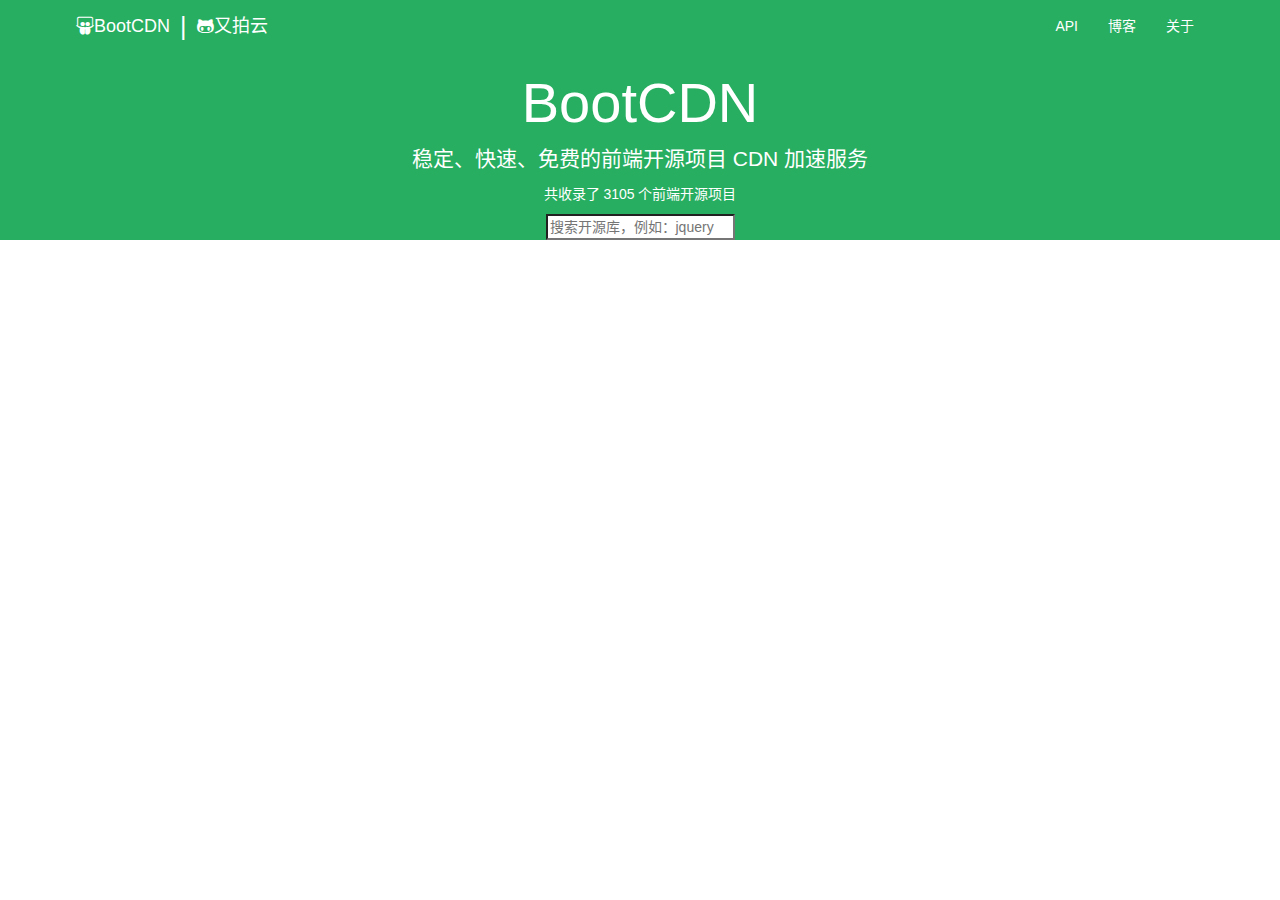
<file: bootCDN/index.html>
<!DOCTYPE html>
<html lang="zh-CN">
<head>
    <meta charset="utf-8">
    <meta http-equiv="X-UA-Compatible" content="IE=edge">
    <meta name="viewport" content="width=device-width, initial-scale=1">
    <title>Bootstrap 101 Template</title>
    <link href="assets/bootstrap/css/bootstrap.css" rel="stylesheet">
    <!--[if lt IE 9]>
    <script src="assets/html5shiv/html5shiv.min.js"></script>
    <script src="assets/respond/respond.min.js"></script>
    <![endif]-->
    <link rel="stylesheet" href="css/index.css">
    <link rel="stylesheet" href="assets/fa/css/font-awesome.min.css">
</head>
<body>
<header class="cdn_header">
    <div class="container">
        <!--导航部分-->
        <nav class="navbar navbar-default">
            <div class="navbar-header">
                <button type="button" class="navbar-toggle collapsed" data-toggle="collapse" data-target="#bs-example-navbar-collapse-1" >
                    <span class="icon-bar"></span>
                    <span class="icon-bar"></span>
                    <span class="icon-bar"></span>
                </button>
                <a href="#" class="navbar-brand  " ><span class="fa fa-slideshare"></span>BootCDN</a>
                <a class="navbar-brand" href="#" style="font-size:25px">|</a>
                <a class="navbar-brand" href="#"><span class="fa fa-github-alt"></span>又拍云</a>
            </div>
            <div class="collapse navbar-collapse" id="bs-example-navbar-collapse-1">
                <ul class="nav navbar-nav navbar-right">
                    <li><a href="#">API</a></li>
                    <li><a href="#">博客</a></li>
                    <li><a href="#">关于</a></li>
                </ul>
            </div>
    </nav>
    <!--内容部分-->
    <div class="content">
        <h1>BootCDN
            <img class="hidden" src="images/bootcdn.png" alt="">
        </h1>
        <p>稳定、快速、免费的前端开源项目 CDN 加速服务 </p>
        <p>共收录了 3105 个前端开源项目</p>
        <form action="#">
            <input type="search" placeholder="搜索开源库，例如：jquery">
        </form>
    </div>
    </div>



</header>
<main class="cdn_container"></main>
<footer class="cdn_foot"></footer>
<script src="assets/jquery/jquery.min.js"></script>
<script src="assets/bootstrap/js/bootstrap.min.js"></script>
<script src="js/index.js"></script>
</body>
</html>
</file>
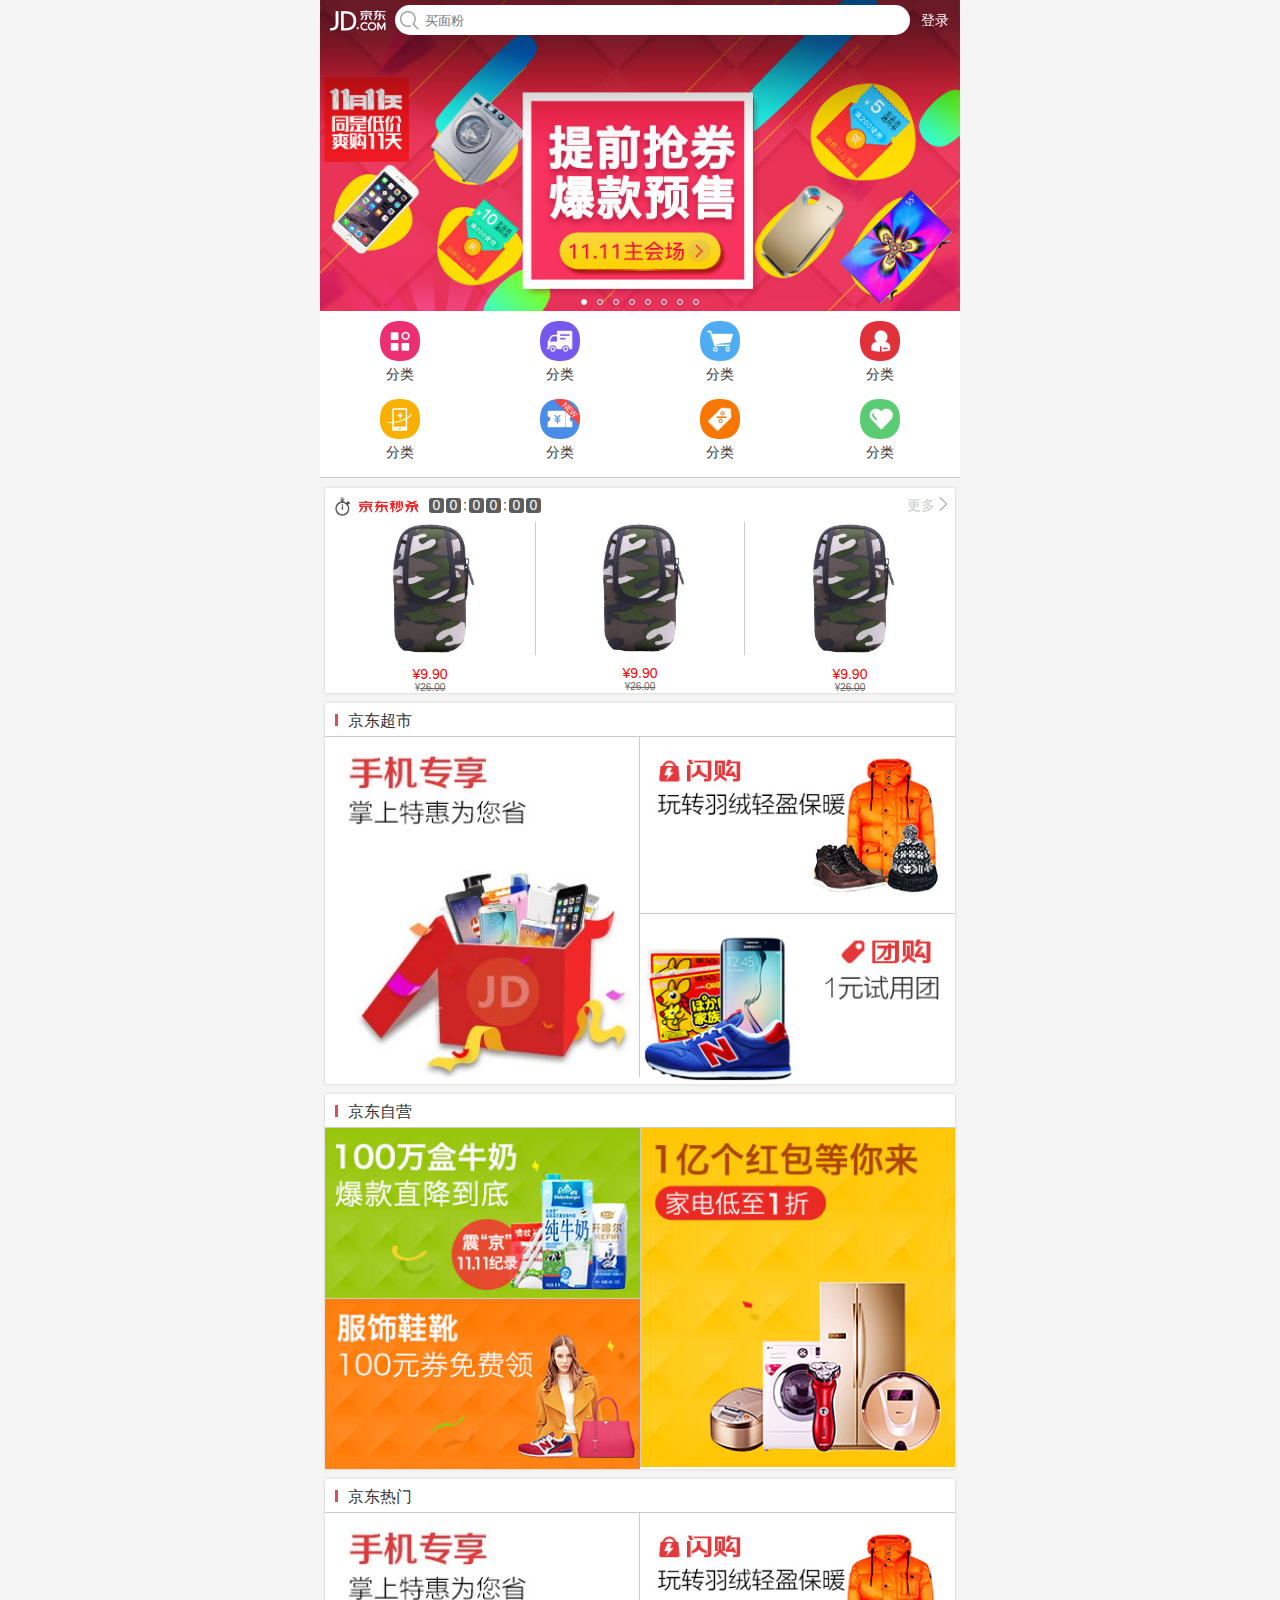
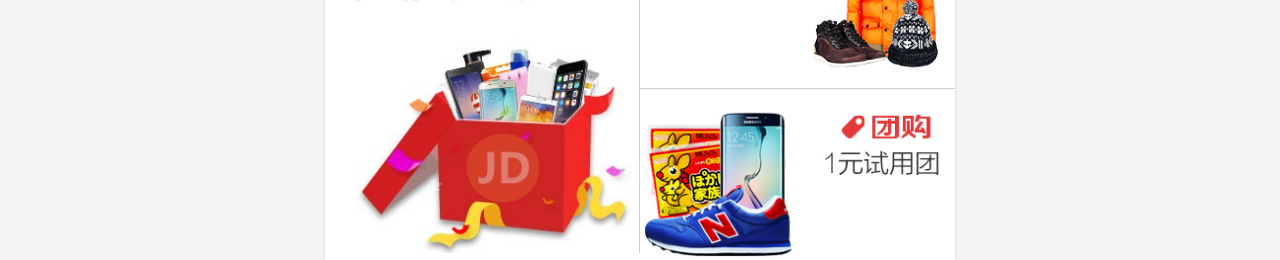
<file: jdMsite 流式布局/index.html>
<!DOCTYPE html>
<html lang="en">
<head>
    <meta charset="UTF-8">
    <!--页面为web移动端-->
    <!--<meta name="viewport" content="width=device-width,initial-scale=1.0,user-scalable=0">-->
    <meta name="viewport"
          content="width=device-width, user-scalable=no, initial-scale=1.0, maximum-scale=1.0, minimum-scale=1.0">
    <title>京东移动端首页</title>
    <link rel="stylesheet" href="css/base.css">
    <link rel="stylesheet" href="css/index.css">
</head>
<body>
<!--主体容器-->
<div class="jd_layout">
    <!--顶部搜索栏-->
    <header class="jd_search">
        <div class="jd_search_box">
            <a class="icon_logo" href="javascript:;"></a>
            <form action="">
                <span class="icon_search"></span>
                <input type="search" placeholder="买面粉">
            </form>
            <a class="login" href="javascript:;">登录</a>
        </div>
    </header>
    <!--轮播图banner-->
    <div class="jd_banner">
        <ul class="clearfix">
            <li><a href="javascript:;"><img src="images/l8.jpg" alt=""></a></li>
            <li><a href="javascript:;"><img src="images/l1.jpg" alt=""></a></li>
            <li><a href="javascript:;"><img src="images/l2.jpg" alt=""></a></li>
            <li><a href="javascript:;"><img src="images/l3.jpg" alt=""></a></li>
            <li><a href="javascript:;"><img src="images/l4.jpg" alt=""></a></li>
            <li><a href="javascript:;"><img src="images/l5.jpg" alt=""></a></li>
            <li><a href="javascript:;"><img src="images/l6.jpg" alt=""></a></li>
            <li><a href="javascript:;"><img src="images/l7.jpg" alt=""></a></li>
            <li><a href="javascript:;"><img src="images/l8.jpg" alt=""></a></li>
            <li><a href="javascript:;"><img src="images/l1.jpg" alt=""></a></li>
        </ul>
        <ul class="clearfix">
            <li class="now"></li>
            <li></li>
            <li></li>
            <li></li>
            <li></li>
            <li></li>
            <li></li>
            <li></li>
        </ul>
    </div>
    <!--导航-->
    <div class="jd_nav">
        <ul class="clearfix">
            <li><a href="javascript:;"><img src="images/nav0.png" alt="">
                <p>分类</p></a></li>
            <li><a href="javascript:;"><img src="images/nav1.png" alt="">
                <p>分类</p></a></li>
            <li><a href="javascript:;"><img src="images/nav2.png" alt="">
                <p>分类</p></a></li>
            <li><a href="javascript:;"><img src="images/nav3.png" alt="">
                <p>分类</p></a></li>
            <li><a href="javascript:;"><img src="images/nav4.png" alt="">
                <p>分类</p></a></li>
            <li><a href="javascript:;"><img src="images/nav5.png" alt="">
                <p>分类</p></a></li>
            <li><a href="javascript:;"><img src="images/nav6.png" alt="">
                <p>分类</p></a></li>
            <li><a href="javascript:;"><img src="images/nav7.png" alt="">
                <p>分类</p></a></li>
        </ul>
    </div>
    <!--产品区-->
    <div class="jd_product">
        <section class="jd_product_box">
            <div class="title nb clearfix">
                <a href="javascript:;"><img src="images/seckill-icon.png" alt=""><img src="images/seckill.png"
                                                                                      alt=""></a>
                <div class="seckill_timer clearfix">
                    <div class="time h"><span>0</span><span>0</span></div>
                    <span class="separator">:</span>
                    <div class="time m"><span>0</span><span>0</span></div>
                    <span class="separator">:</span>
                    <div class="time s"><span>0</span><span>0</span></div>
                </div>
                <a href="javascript:;" class="more">更多</a>
            </div>
            <div class="content seckill">
                <ul class="clearfix">
                    <li>
                        <a href="javascript:;"><img src="images/seckill_1.jpg" alt=""></a>
                        <p class="new_price">&yen;9.90</p>
                        <p class="original_price">&yen;<s>26.00</s></p>
                    </li>
                    <li>
                        <a href="javascript:;"><img src="images/seckill_1.jpg" alt=""></a>
                        <p class="new_price">&yen;9.90</p>
                        <p class="original_price">&yen;<s>26.00</s></p>
                    </li>
                    <li>
                        <a href="javascript:;"><img src="images/seckill_1.jpg" alt=""></a>
                        <p class="new_price">&yen;9.90</p>
                        <p class="original_price">&yen;<s>26.00</s></p>
                    </li>
                </ul>
            </div>
        </section>
        <section class="jd_product_box">
            <div class="title"><h3>京东超市</h3></div>
            <div class="content clearfix">
                <a href="javascript:;" class="f_left wid_50 br"><img src="images/cp1.jpg" alt=""></a>
                <a href="javascript:;" class="wid_50 f_right bb "><img src="images/cp2.jpg" alt=""></a>
                <a href="javascript:;" class="wid_50 f_right "><img src="images/cp3.jpg" alt=""></a>
            </div>
        </section>
        <section class="jd_product_box">
            <div class="title"><h3>京东自营</h3></div>
            <div class="content clearfix">
                <a href="javascript:;" class="f_right wid_50 bl"><img src="images/cp4.jpg" alt=""></a>
                <a href="javascript:;" class="wid_50 f_left bb"><img src="images/cp5.jpg" alt=""></a>
                <a href="javascript:;" class="wid_50 f_left"><img src="images/cp6.jpg" alt=""></a>
            </div>
        </section>
        <section class="jd_product_box">
            <div class="title"><h3>京东热门</h3></div>
            <div class="content clearfix">
                <a href="javascript:;" class="f_left wid_50 br"><img src="images/cp1.jpg" alt=""></a>
                <a href="javascript:;" class="wid_50 f_right bb "><img src="images/cp2.jpg" alt=""></a>
                <a href="javascript:;" class="wid_50 f_right "><img src="images/cp3.jpg" alt=""></a>
            </div>
        </section>
    </div>
</div>

<script src="js/common.js"></script>
<script src="js/index.js"></script>
</body>
</html>
</file>
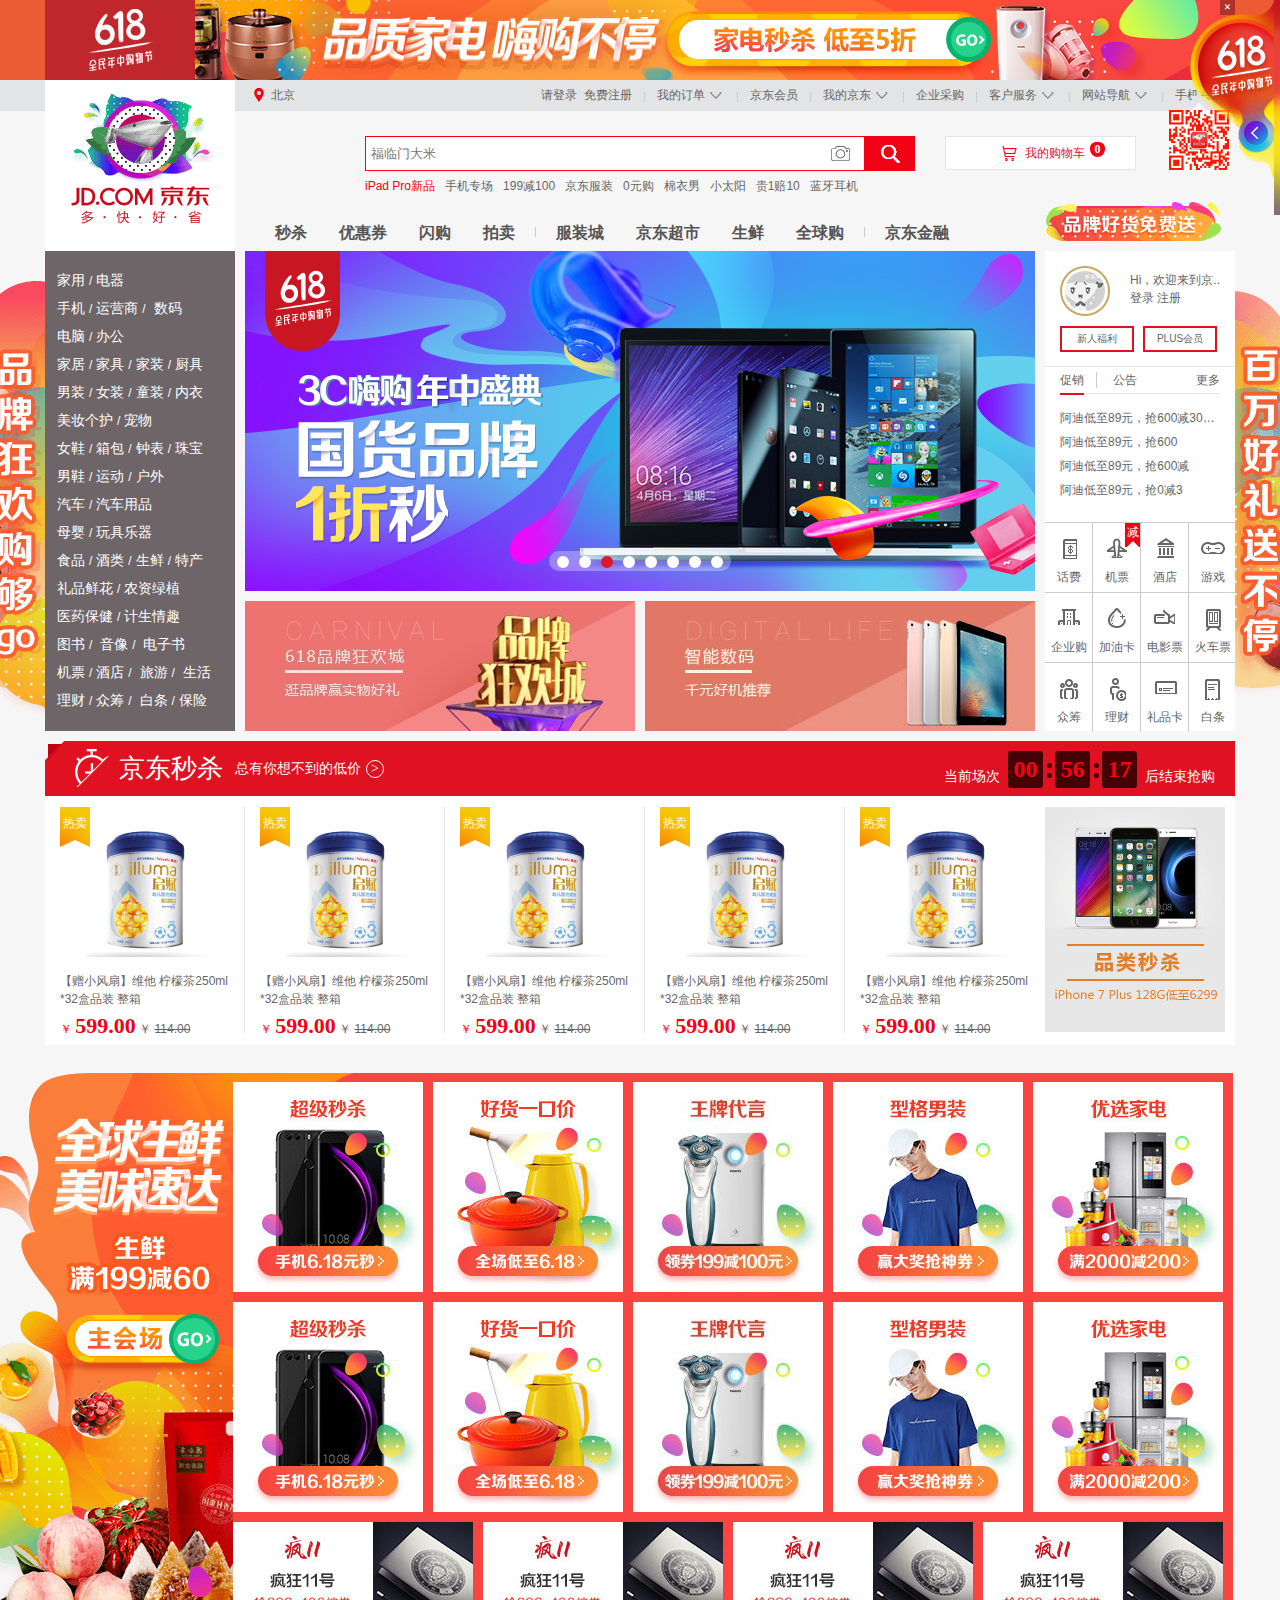
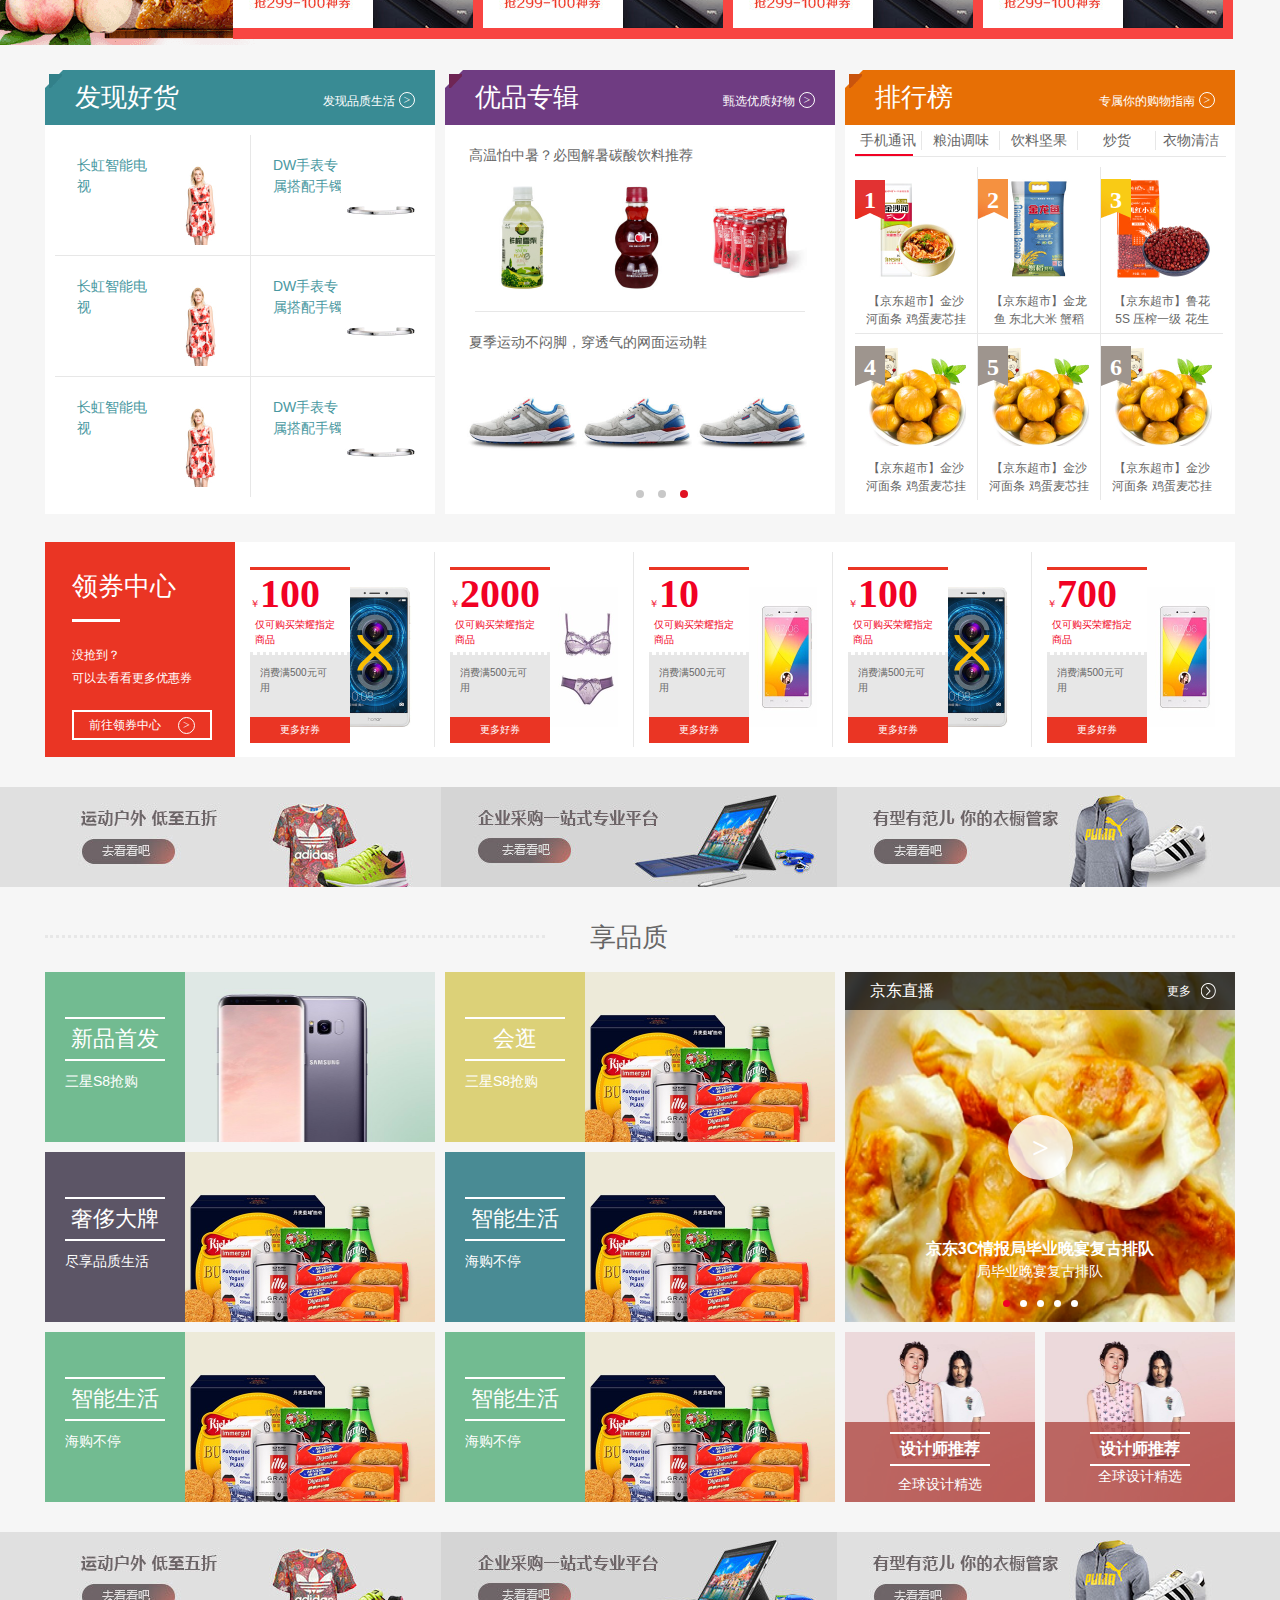
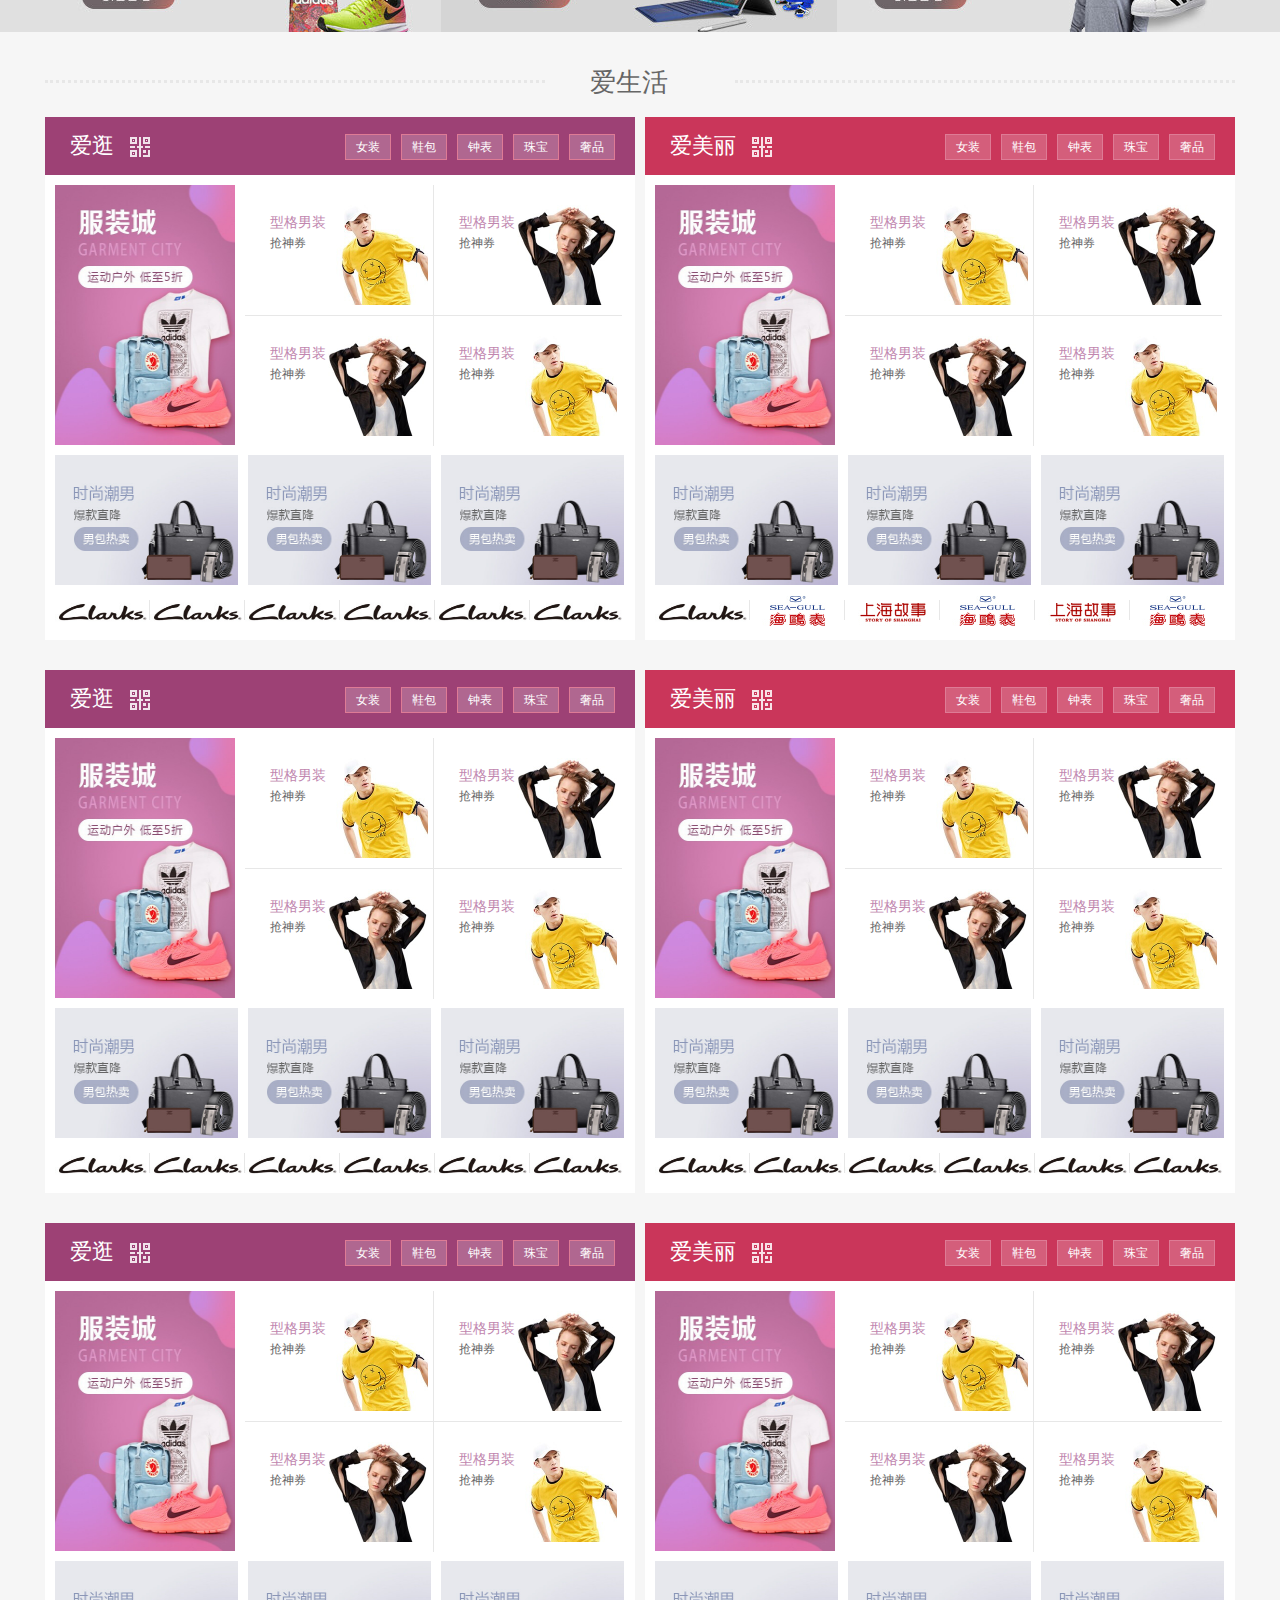
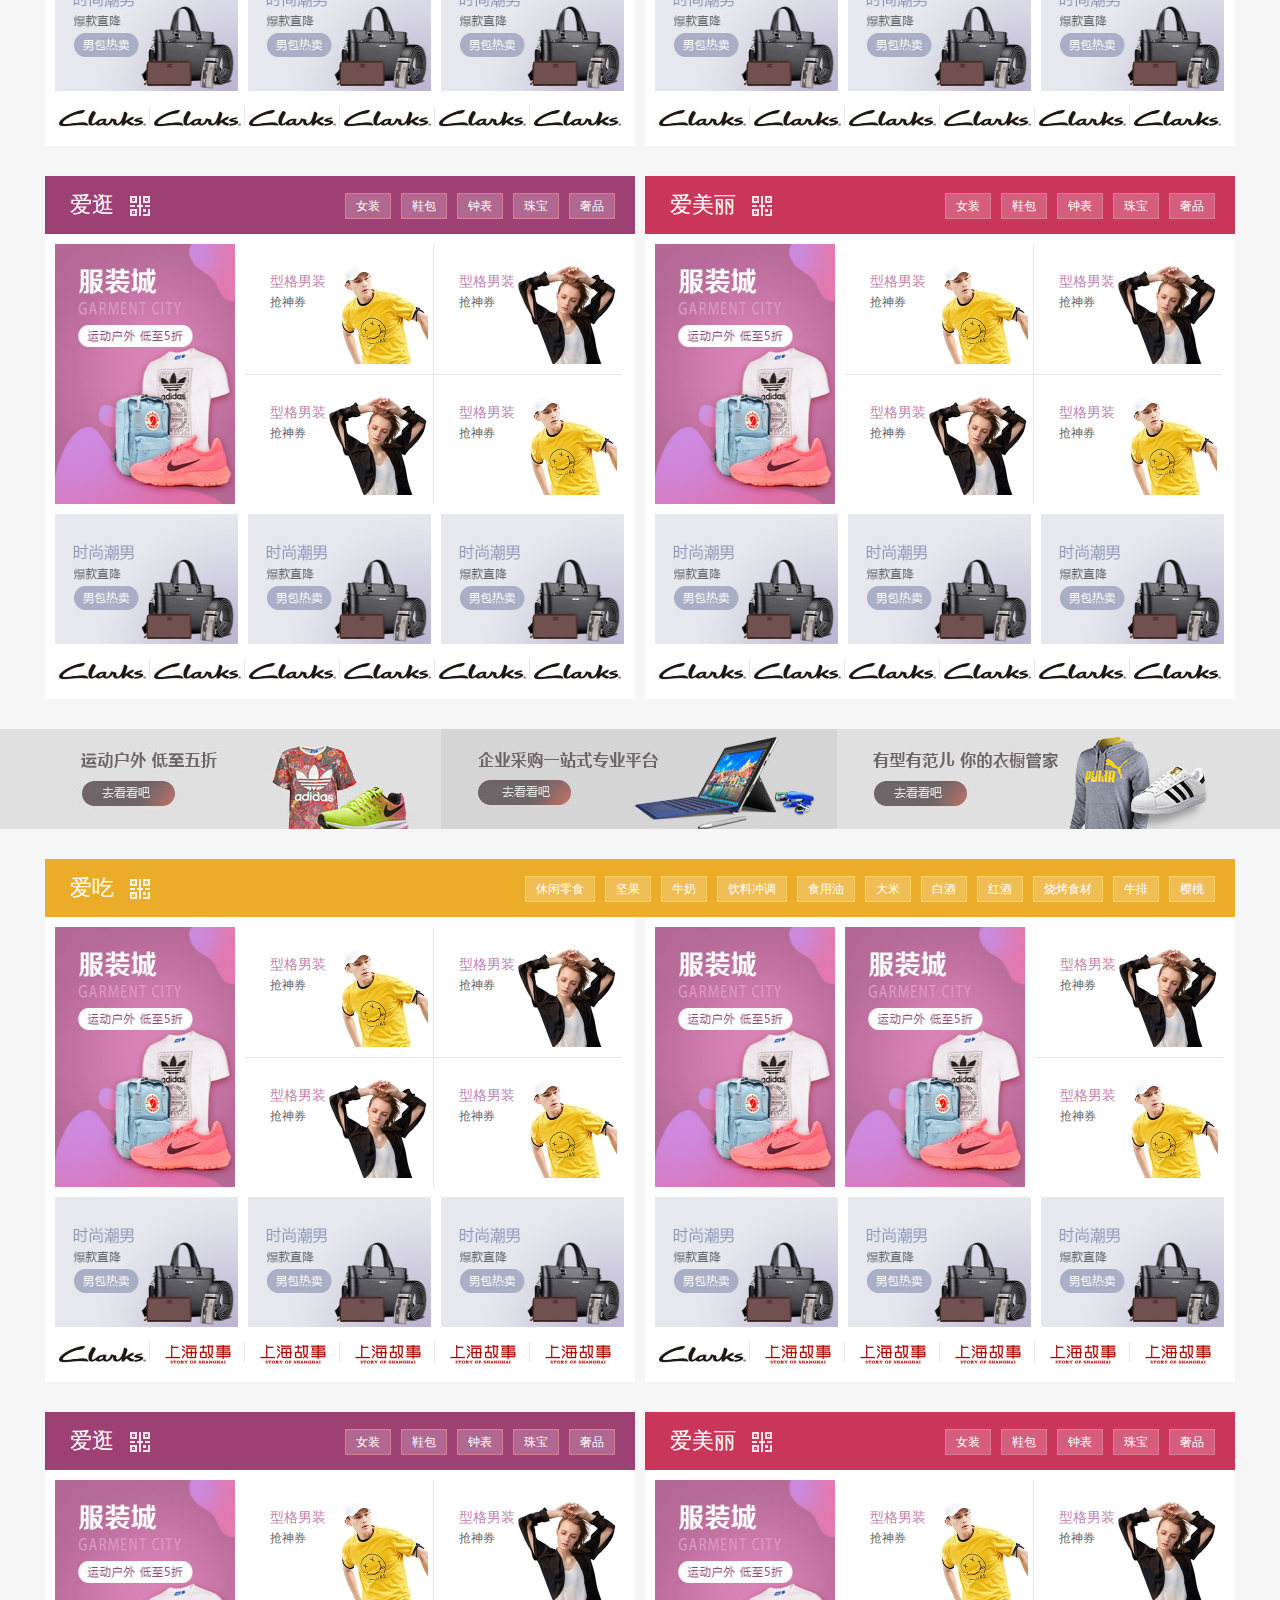
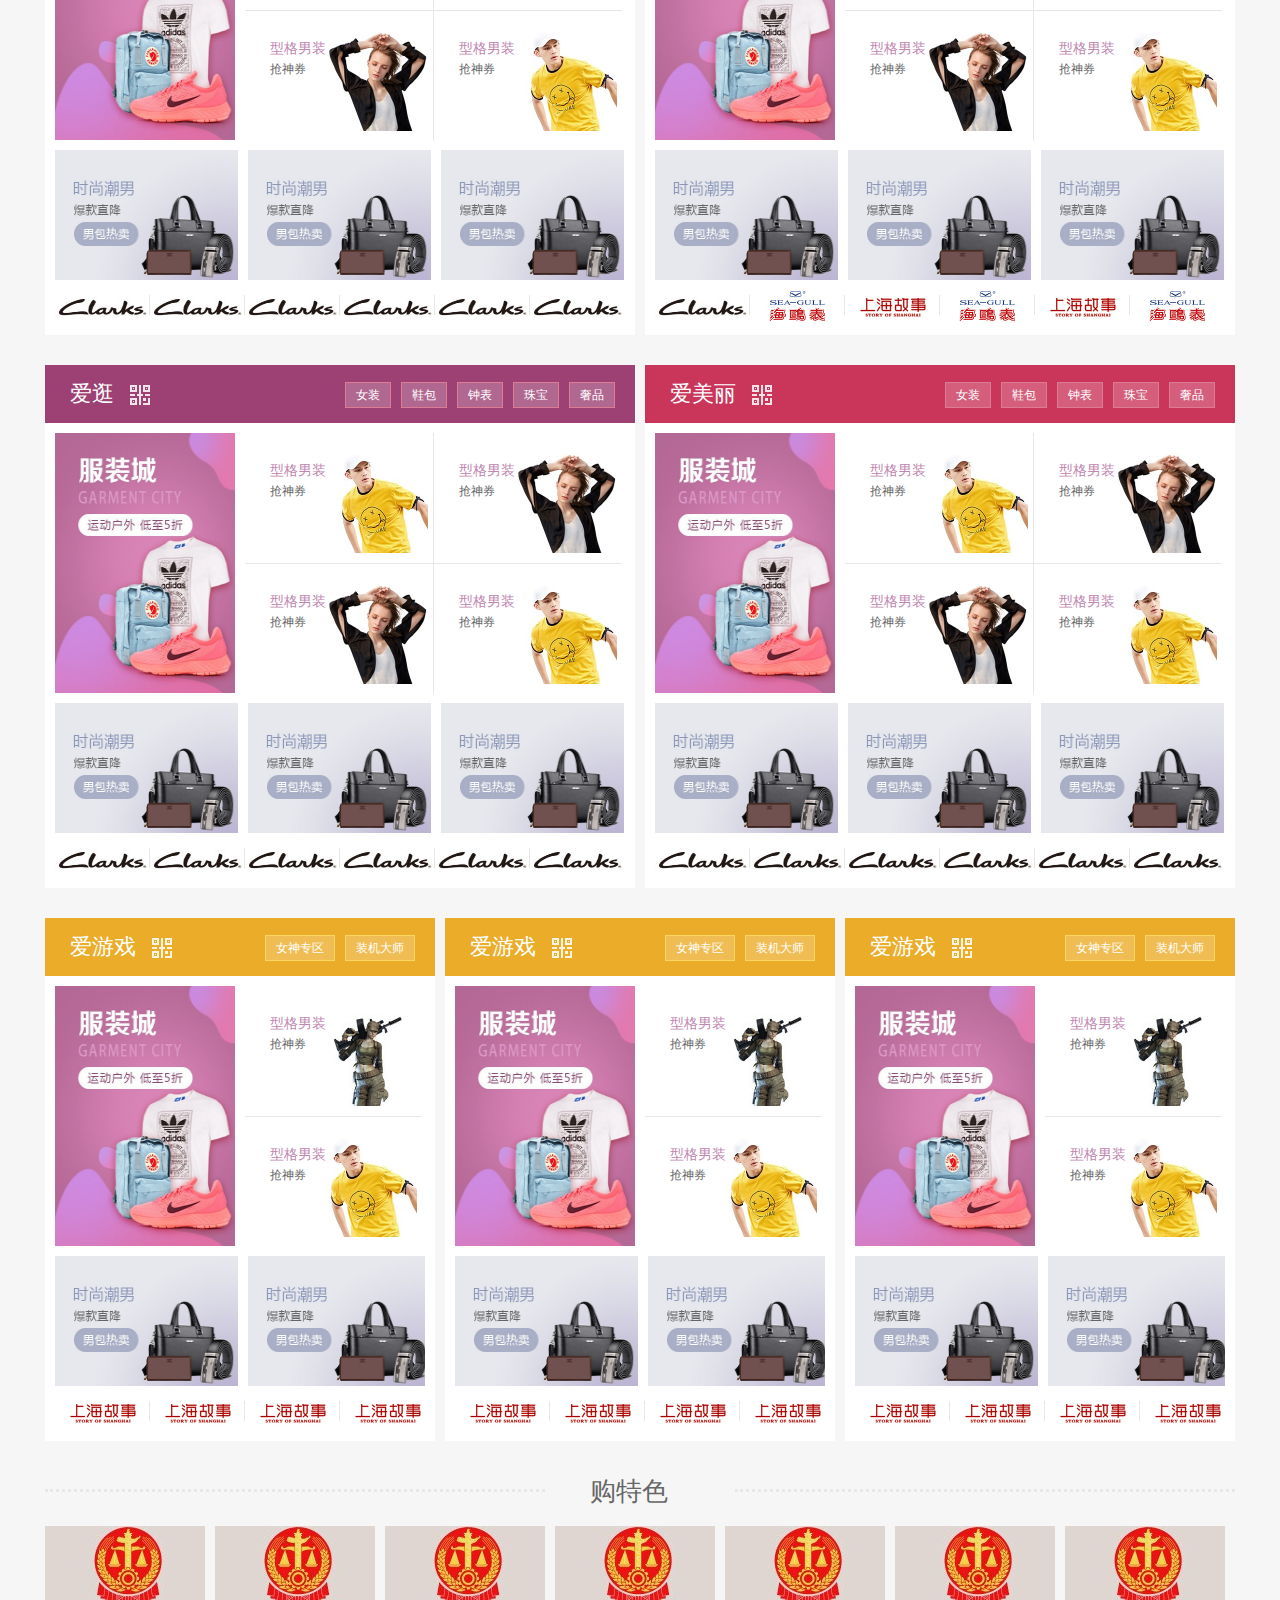
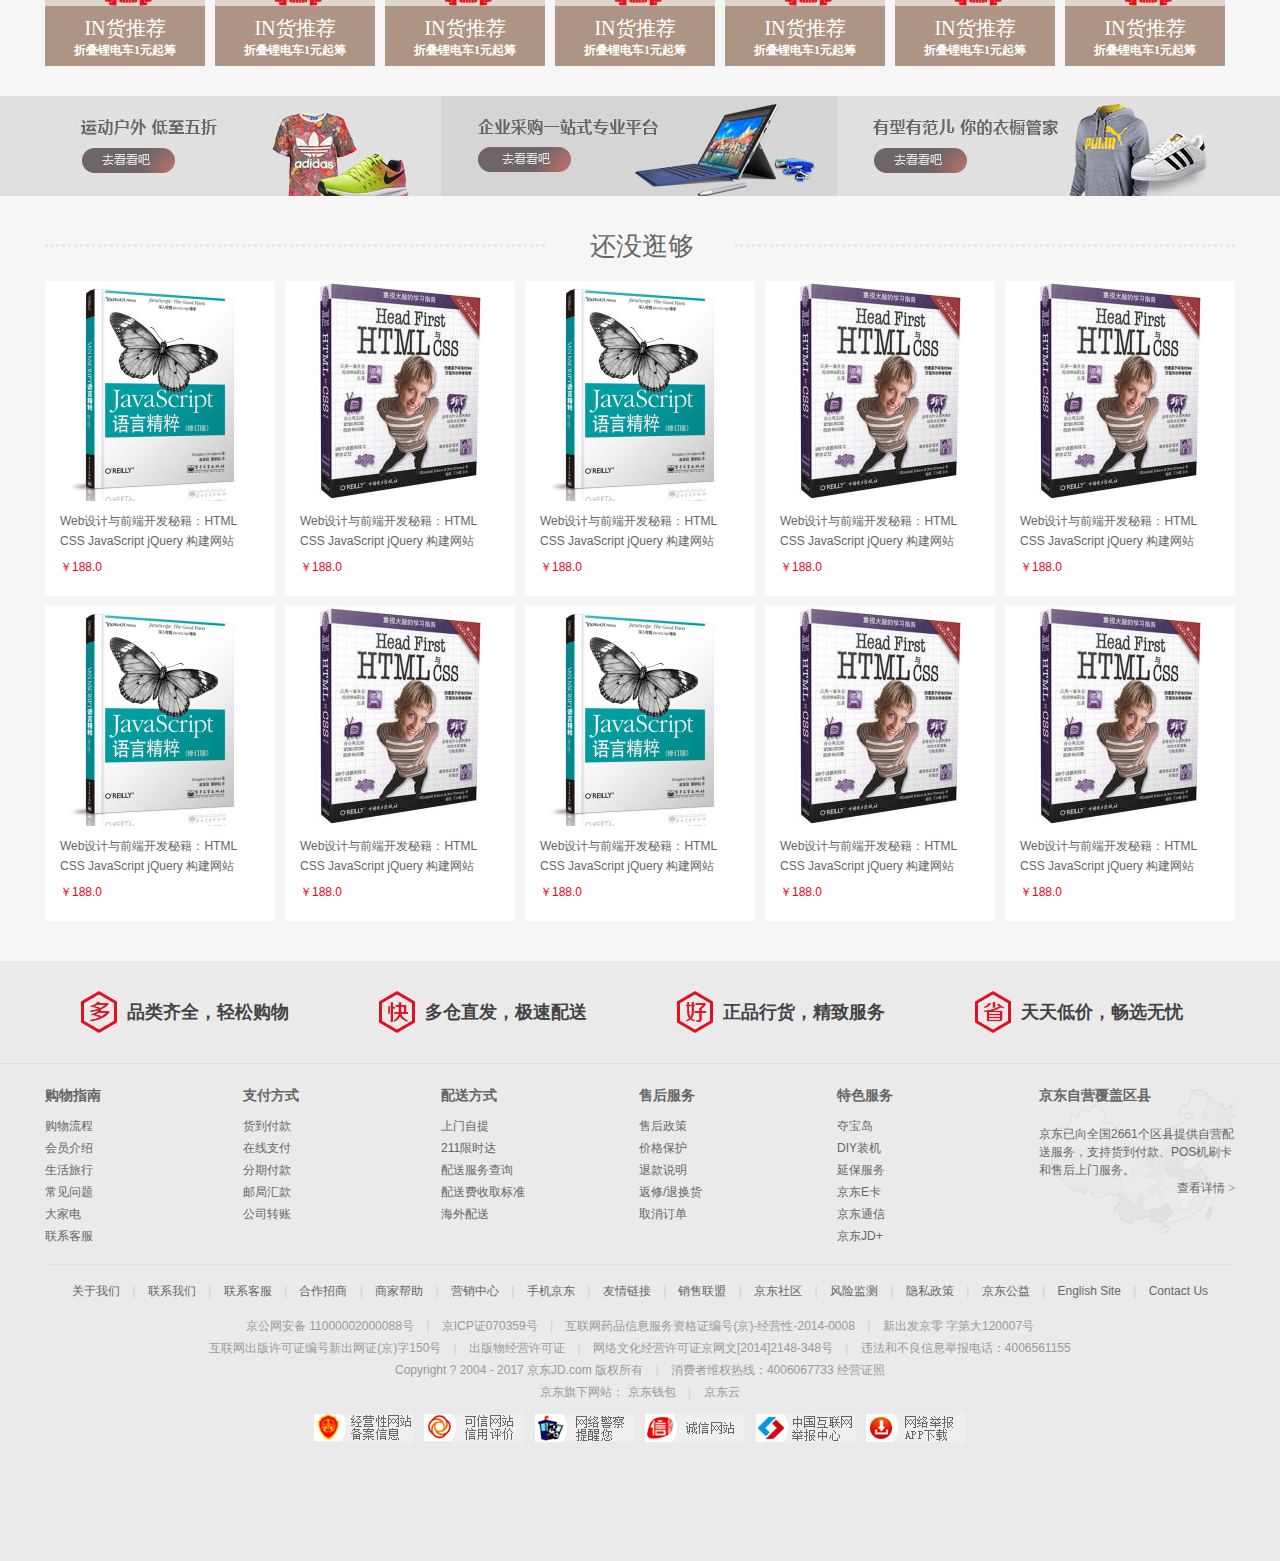
<file: JingDong/index.html>
<!DOCTYPE html>
<html>
<head lang="en">
    <meta charset="UTF-8">
    <meta name="description"
          content="京东JD.COM-专业的综合网上购物商城,销售家电、数码通讯、电脑、家居百货、服装服饰、母婴、图书、食品等数万个品牌优质商品.便捷、诚信的服务，为您提供愉悦的网上购物体验!"/>
    <meta name="keywords" content="网上购物,网上商城,手机,笔记本,电脑,MP3,CD,VCD,DV,相机,数码,配件,手表,存储卡,京东"/>
    <title>京东(JD.COM)-综合网购首选-正品低价、品质保障、配送及时、轻松购物！</title>
    <!-- 初始化-->
    <link rel="stylesheet" href="css/base.css"/>
    <!-- 网页标题图标-->
    <link rel="shrotcut icon" href="favicon.ico" type="image/x-icon"/>
    <!-- 首页样式-->
    <link rel="stylesheet" href="css/index.css"/>
    <!-- 添加jQuery库-->
    <script src="js/jquery-1.12.1.js"></script>
</head>
<body>
<!--  …………………………广告模块start………………………… -->
<div id="ad">
    <div class="w">
        <a href="#">
            <span></span>
        </a>
        <i>×</i>
    </div>
</div>
<script>
//获取i添加点击事件
    $("#ad i").click(function(){
        //隐藏div
        $("#ad").fadeOut(200);
    });
</script>
<!--  …………………………广告模块end………………………… -->


<!--  …………………………顶部模块start………………………… -->
<div id="shortcut">
    <div class="w">
        <!-- 左侧-->
        <div class="fl">
            <div class="location">
                北京
            </div>
        </div>
        <script src="js/top.js"></script>

        <!-- 右侧-->
        <div class="fr">
            <ul>
                <li><a href="#">请登录</a>&nbsp;&nbsp;<a class="red" href="#">免费注册</a></li>
                <li class="line"></li>
                <li><a href="#">我的订单</a><i><span>◇</span></i></li>
                <li class="line"></li>
                <li><a href="#">京东会员</a></li>
                <li class="line"></li>
                <li><a href="#">我的京东</a><i><span>◇</span></i></li>
                <li class="line"></li>
                <li><a href="#">企业采购</a></li>
                <li class="line"></li>
                <li><a href="#">客户服务</a><i><span>◇</span></i></li>
                <li class="line"></li>
                <li><a href="#">网站导航</a><i><span>◇</span></i></li>
                <li class="line"></li>
                <li class="sjjd">
                    <a href="#">手机京东</a>
                    <span class="two-code"></span>
                    <i class="triangle"></i>
                </li>
            </ul>
        </div>
    </div>
</div>

<script>


</script>
<!--  …………………………顶部模块end………………………… -->




<!--  …………………………头部模块start………………………… -->
<div id="header">
    <div class="w">
        <!-- 左侧logo-->
        <div class="fl">
            <h1><a href="#">京东</a></h1>
        </div>
        <!-- 右侧-->
        <div class="fr">
            <div class="top-section clearfix">
                <div class="search">
                    <input type="text" placeholder="福临门大米"/>
                    <button></button>
                    <span class="photo"></span>
                </div>
                <div class="shopping">
                    <a href="#"><span class="car"></span>我的购物车</a>
                    <i class="count">0</i>
                </div>
                <div class="hotwords">
                    <ul>
                        <li class="style-red"><a href="#">iPad Pro新品</a></li>
                        <li><a href="#">手机专场</a></li>
                        <li><a href="#">199减100</a></li>
                        <li><a href="#">京东服装</a></li>
                        <li><a href="#">0元购</a></li>
                        <li><a href="#">棉衣男</a></li>
                        <li><a href="#">小太阳</a></li>
                        <li><a href="#">贵1赔10</a></li>
                        <li><a href="#">蓝牙耳机</a></li>
                    </ul>
                </div>
            </div>
            <div class="bottom-section">
                <ul>
                    <li><a href="#">秒杀</a></li>
                    <li><a href="#">优惠券</a></li>
                    <li><a href="#">闪购</a></li>
                    <li><a href="#">拍卖</a></li>
                    <li class="line"></li>
                    <li><a href="#">服装城</a></li>
                    <li><a href="#">京东超市</a></li>
                    <li><a href="#">生鲜</a></li>
                    <li><a href="#">全球购</a></li>
                    <li class="line"></li>
                    <li><a href="#">京东金融</a></li>
                </ul>
            </div>
            <a href="#" class="free"></a>
        </div>
    </div>
</div>
<!--  …………………………头部模块end………………………… -->



<!--  …………………………焦点模块start………………………… -->
<div id="focus">
    <div class="w">
        <!-- 左侧-->
        <div class="fl">
            <ul>
                <li><a href="#">家用</a><span>/</span><a href="#">电器</a></li>
                <li><a href="#">手机</a><span>/</span><a href="#">运营商</a><span>/</span><a href="#"> 数码</a></li>
                <li><a href="#">电脑</a><span>/</span><a href="#">办公</a></li>
                <li><a href="#">家居</a><span>/</span><a href="#">家具</a><span>/</span><a href="#">家装</a><span>/</span><a href="#">厨具</a></li>
                <li><a href="#">男装</a><span>/</span><a href="#">女装</a><span>/</span><a href="#">童装</a><span>/</span><a href="#">内衣</a></li>
                <li><a href="#">美妆个护</a><span>/</span><a href="#">宠物</a></li>
                <li><a href="#">女鞋</a><span>/</span><a href="#">箱包</a><span>/</span><a href="#">钟表</a><span>/</span><a href="#">珠宝</a></li>
                <li><a href="#">男鞋</a><span>/</span><a href="#">运动</a><span>/</span><a href="#">户外</a></li>
                <li><a href="#">汽车</a><span>/</span><a href="#">汽车用品</a></li>
                <li><a href="#">母婴</a><span>/</span><a href="#">玩具乐器</a></li>
                <li><a href="#">食品</a><span>/</span><a href="#">酒类</a><span>/</span><a href="#">生鲜</a><span>/</span><a href="#">特产</a></li>
                <li><a href="#">礼品鲜花</a><span>/</span><a href="#">农资绿植</a></li>
                <li><a href="#">医药保健</a><span>/</span><a href="#">计生情趣</a></li>
                <li><a href="#">图书</a><span>/</span><a href="#"> 音像</a><span>/</span><a href="#"> 电子书</a></li>
                <li><a href="#">机票</a><span>/</span><a href="#">酒店</a><span>/</span><a href="#"> 旅游</a><span>/</span><a href="#"> 生活</a></li>
                <li><a href="#">理财</a><span>/</span><a href="#">众筹</a><span>/</span><a href="#"> 白条</a><span>/</span><a href="#">保险</a></li>
            </ul>
        </div>
        <!-- 中部-->
        <div class="mid">
            <div class="banner">
                <a href="#"><img src="img/index/banner.jpg"/></a>
                <a href="#" class="small618"></a>
                <span class="btn btn-l">&lt;</span>
                <span class="btn btn-r">&gt;</span>
                <div class="circle">
                    <ul>
                        <li class="first"></li>
                        <li></li>
                        <li class="style-red"></li>
                        <li></li>
                        <li></li>
                        <li></li>
                        <li></li>
                        <li></li>
                    </ul>
                </div>
            </div>
            <div class="fb">
                <a href="#" class="fbl"><img src="img/index/b1.jpg"></a>
                <a href="#" class="fbr"><img src="img/index/b2.jpg"></a>
            </div>
        </div>
        <!-- 右侧-->
        <div class="fr">
            <div class="fr-top">
                <div class="login clearfix">
                    <div class="login-l">
                        <a href="#"></a>
                    </div>
                    <div class="login-r">
                        <p>Hi，欢迎来到京..</p>
                        <a href="#">登录</a>
                        <a href="#">注册</a>
                    </div>
                </div>
                <div class="prize">
                    <!--<button class="fl">新人福利</button>-->
                    <!--<button class="plus">PLUS会员</button>-->
                    <div class="fl"><a href="#">新人福利</a></div>
                    <div class="plus"><a href="#">PLUS会员</a></div>
                </div>
            </div>
            <div class="fr-mid">
                <div class="tit">
                    <ul>
                        <li class="sales">促销</li>
                        <li class="line"></li>
                        <li class="notice">公告</li>
                        <li class="more"><a href="#">更多</a></li>
                    </ul>
                </div>
                <div class="content">
                    <ul>
                        <li><a href="#">阿迪低至89元，抢600减30…</a></li>
                        <li><a href="#">阿迪低至89元，抢600</a></li>
                        <li><a href="#">阿迪低至89元，抢600减</a></li>
                        <li><a href="#">阿迪低至89元，抢0减3</a></li>
                    </ul>
                </div>
            </div>
            <div class="fr-bottom">
                <ul>
                    <li><a href="#"><i class="fee"></i><span>话费</span></a></li>
                    <li class="sub"><a href="#"><i class="plane"></i><span>机票</span></a><em>减<s></s></em></li>
                    <li><a href="#"><i class="hotel"></i><span>酒店</span></a></li>
                    <li><a href="#"><i class="game"></i><span>游戏</span></a></li>
                    <li><a href="#"><i class="qyg"></i><span>企业购</span></a></li>
                    <li><a href="#"><i class="oil"></i><span>加油卡</span></a></li>
                    <li><a href="#"><i class="film"></i><span>电影票</span></a></li>
                    <li><a href="#"><i class="train"></i><span>火车票</span></a></li>
                    <li><a href="#"><i class="zc"></i><span>众筹</span></a></li>
                    <li><a href="#"><i class="money"></i><span>理财</span></a></li>
                    <li><a href="#"><i class="gift"></i><span>礼品卡</span></a></li>
                    <li><a href="#"><i class="white"></i><span>白条</span></a></li>
                    <!--<li class="fee"><a href="#">话费</a></li>-->
                    <!--<li class="plane"><a href="#">机票</a></li>-->
                    <!--<li class="hotel"><a href="#">酒店</a></li>-->
                    <!--<li class="game"><a href="#" >游戏</a></li>-->
                    <!--<li  class="qyg"><a href="#" >企业购</a></li>-->
                    <!--<li class="oil"><a href="#" >加油卡</a></li>-->
                    <!--<li class="film"><a href="#" >电影票</a></li>-->
                    <!--<li class="train"><a href="#" >火车票</a></li>-->
                    <!--<li class="zc"><a href="#" >众筹</a></li>-->
                    <!--<li class="money"><a href="#" >理财</a></li>-->
                    <!--<li class="gift"><a href="#" >礼品卡</a></li>-->
                    <!--<li class="white"><a href="#" >白条</a></li>-->
                </ul>
            </div>
        </div>
    </div>
</div>
<!--  …………………………焦点模块end………………………… -->




<!--  …………………………秒杀模块start………………………… -->
<div id="secondkill">
    <div class="w">
        <!-- 标题-->
        <div class="title clearfix">
            <i class="lefttop"></i>
            <i class="clock"></i>
            <h2><a href="#">京东秒杀</a></h2>
            <a href="#" class="low">总有你想不到的低价</a>
            <a href="#" class="lt">&gt;</a>
            <div class="overtime">
                <span class="fl">当前场次</span>
                <ul class="fl">
                    <li class="time">00</li>
                    <li class="dot"><i class="s"></i><i class="x"></i></li>
                    <li class="time">56</li>
                    <li class="dot"><i class="s"></i><i class="x"></i></li>
                    <li class="time">17</li>
                </ul>
                <span class="fr">后结束抢购</span>
            </div>
        </div>
       <!--内容 -->
        <div class="content clearfix">
            <ul class="fl clearfix">
                <li>
                    <div class="s">
                        <a href="#"><img src="img/index/ms.jpg" alt=""/></a>
                        <span class="shadow"></span>
                        <div class="icon">
                            <span>热卖</span>
                        </div>
                    </div>
                    <a href="#">【赠小风扇】维他 柠檬茶250ml*32盒品装 整箱</a>
                    <div class="jg">
                        <span>￥</span>
                        <i>599.00</i>
                        <em>￥</em>
                        <del>114.00</del>
                    </div>
                </li>
                <li>
                    <div class="s">
                        <img src="img/index/ms.jpg" alt=""/>
                        <span class="shadow"></span>
                        <div class="icon">
                            <span>热卖</span>
                        </div>
                    </div>
                    <a href="#">【赠小风扇】维他 柠檬茶250ml*32盒品装 整箱</a>
                    <div class="jg">
                        <span>￥</span>
                        <i>599.00</i>
                        <em>￥</em>
                        <del>114.00</del>
                    </div>

                </li>
                <li>
                    <div class="s">
                        <img src="img/index/ms.jpg" alt=""/>
                        <span class="shadow"></span>
                        <div class="icon">
                            <span>热卖</span>
                        </div>
                    </div>
                    <a href="#">【赠小风扇】维他 柠檬茶250ml*32盒品装 整箱</a>
                    <div class="jg">
                        <span>￥</span>
                        <i>599.00</i>
                        <em>￥</em>
                        <del>114.00</del>
                    </div>

                </li>
                <li>
                    <div class="s">
                        <img src="img/index/ms.jpg" alt=""/>
                        <span class="shadow"></span>
                        <div class="icon">
                            <span>热卖</span>
                        </div>
                    </div>
                    <a href="#">【赠小风扇】维他 柠檬茶250ml*32盒品装 整箱</a>
                    <div class="jg">
                        <span>￥</span>
                        <i>599.00</i>
                        <em>￥</em>
                        <del>114.00</del>
                    </div>

                </li>
                <li>
                    <div class="s">
                        <img src="img/index/ms.jpg" alt=""/>
                        <span class="shadow"></span>
                        <div class="icon">
                            <span>热卖</span>
                        </div>
                    </div>
                    <a href="#">【赠小风扇】维他 柠檬茶250ml*32盒品装 整箱</a>
                    <div class="jg">
                        <span>￥</span>
                        <i>599.00</i>
                        <em>￥</em>
                        <del>114.00</del>
                    </div>

                </li>
            </ul>
            <span class="btn btn-l">&lt;</span>
            <span class="btn btn-r">&gt;</span>
            <img  class="fr" src="img/index/5937f758N3ea85cd2.jpg!q90.jpg" alt=""/>
        </div>
    </div>

</div>
<!--  …………………………秒杀模块end………………………… -->





<!-- …………………………主会场模块start…………………………-->
<div id="enjoy">
    <div class="w">
        <a href="#"></a>
        <ul>
            <li>
                <a href="#">
                    <img src="img/index/5938c3d3N30690d92.jpg" alt=""/>
                </a>
            </li>
            <li>
                <a href="#">
                    <img src="img/index/5938f186Nf3c71de5.jpg" alt=""/>
                </a>
            </li>
            <li>
                <a href="#">
                    <img src="img/index/5938f278N76654775.jpg" alt=""/>
                </a>
            </li>
            <li>
                <a href="#">
                    <img src="img/index/5935583cNa832f70a.jpg" alt=""/>
                </a>
            </li>
            <li>
                <a href="#">
                    <img src="img/index/59391d77Ncbce703c.jpg" alt=""/>
                </a>
            </li>
            <li>
                <a href="#">
                    <img src="img/index/5938c3d3N30690d92.jpg" alt=""/>
                </a>
            </li>
            <li>
                <a href="#">
                    <img src="img/index/5938f186Nf3c71de5.jpg" alt=""/>
                </a>
            </li>
            <li>
                <a href="#">
                    <img src="img/index/5938f278N76654775.jpg" alt=""/>
                </a>
            </li>
            <li>
                <a href="#">
                    <img src="img/index/5935583cNa832f70a.jpg" alt=""/>
                </a>
            </li>
            <li>
                <a href="#">
                    <img src="img/index/59391d77Ncbce703c.jpg" alt=""/>
                </a>
            </li>
            <li>
                <a href="#">
                    <img src="img/index/593a595fNf5fdea8e.jpg" alt=""/>
                </a>
            </li>
            <li>
                <a href="#">
                    <img src="img/index/593a595fNf5fdea8e.jpg" alt=""/>
                </a>
            </li>
            <li>
                <a href="#">
                    <img src="img/index/593a595fNf5fdea8e.jpg" alt=""/>
                </a>
            </li>
            <li>
                <a href="#">
                    <img src="img/index/593a595fNf5fdea8e.jpg" alt=""/>
                </a>
            </li>
        </ul>
    </div>
</div>
<!-- …………………………主会场模块end…………………………-->




<!-- …………………………精选优品模块start…………………………-->
<div id="jxyp">
    <div class="w clearfix">
        <!-- 发现好货-->
        <div class="fxhh">
            <div class="box-hd">
                <i class="xb"></i>
                <i class="sb"></i>
                <h3>发现好货</h3>
                <a href="#">发现品质生活<span>&gt;</span></a>
            </div>
            <div class="box-bd">
                <ul class="clearfix">
                    <li>
                        <a href="#">
                            <p>长虹智能电视</p>
                            <img src="img/index/jpyx0.jpg" alt=""/>
                        </a>
                    </li>
                    <li class="side-r">
                        <a href="#">
                            <p>DW手表专属搭配手镯</p>
                            <img src="img/index/jpyx90.jpg" alt=""/>
                        </a>
                    </li>
                    <li>
                        <a href="#">
                            <p>长虹智能电视</p>
                            <img src="img/index/jpyx0.jpg" alt=""/>
                        </a>
                    </li>
                    <li class="side-r">
                        <a href="#">
                            <p>DW手表专属搭配手镯</p>
                            <img src="img/index/jpyx90.jpg" alt=""/>
                        </a>
                    </li>
                    <li class="nobo">
                        <a href="#">
                            <p>长虹智能电视</p>
                            <img src="img/index/jpyx0.jpg" alt=""/>
                        </a>
                    </li>
                    <li class="side-r nobo">
                        <a href="#">
                            <p>DW手表专属搭配手镯</p>
                            <img src="img/index/jpyx90.jpg" alt=""/>
                        </a>
                    </li>
                </ul>
            </div>
        </div>
        <!-- 优品专辑-->
        <div class="ypzh">
            <!-- 头部-->
            <div class="box-hd">
                <i class="xb"></i>
                <i class="sb"></i>
                <h3>优品专辑</h3>
                <a href="#">甄选优质好物<span>&gt;</span></a>
            </div>
            <!-- 内容-->
            <div class="box-bd">
                <div class="bd-top info">
                    <a href="#" class="clearfix">
                        <p>高温怕中暑？必囤解暑碳酸饮料推荐</p>
                        <img src="img/index/ypzj.jpg" alt=""/>
                        <img src="img/index/ypzj88e.jpg" alt=""/>
                        <img src="img/index/ypzje.jpg" alt=""/>
                    </a>
                </div>
                <div class="line"></div>
                <div class="bd-bottom info">
                    <a href="#" class="clearfix">
                        <p>夏季运动不闷脚，穿透气的网面运动鞋</p>
                        <img src="img/index/58cb3ac2N07248f4c.jpg" alt=""/>
                        <img src="img/index/58cb3ac2N07248f4c.jpg" alt=""/>
                        <img src="img/index/58cb3ac2N07248f4c.jpg" alt=""/>
                    </a>
                </div>
                <ul>
                    <li></li>
                    <li></li>
                    <li class="style-red"></li>
                </ul>
                <span class="btn btn-l">&lt;</span>
                <span class="btn btn-r">&gt;</span>
            </div>
        </div>
        <!-- 排行榜-->
        <div class="rank">
            <!-- 标题-->
            <div class="box-hd">
                <i class="xb"></i>
                <i class="sb"></i>
                <h3>排行榜</h3>
                <a href="#">专属你的购物指南  <span>&gt;</span></a>
            </div>
            <!-- 内容-->
            <div class="box-bd">
                <!-- tab-->
                <ul class="clearfix tab">
                    <li class="one"><a href="#">手机通讯</a> <i class="active"></i></li>
                    <li><a href="#">粮油调味</a></li>
                    <li><a href="#">饮料坚果</a></li>
                    <li><a href="#">炒货</a></li>
                    <li class="last"><a href="#">衣物清洁</a></li>

                </ul>
                <!-- 条目-->
                <ul class="items">
                    <li class="item1">
                        <a href="#">
                            <img src="img/index/rank0.jpg" alt=""/>
                            <p>【京东超市】金沙河面条 鸡蛋麦芯挂</p>
                            <span class="rank1">1</span>
                        </a>
                    </li>
                    <li class="item2">
                        <a href="#">
                            <img src="img/index/rank2.jpg" alt=""/>
                            <p>【京东超市】金龙鱼 东北大米 蟹稻</p>
                            <span class="rank1">2</span>
                        </a>

                    </li>
                    <li class="item3">
                        <a href="#">
                            <img src="img/index/rank3.jpg" alt=""/>
                            <p>【京东超市】鲁花5S 压榨一级 花生</p>
                            <span class="rank1">3</span>
                        </a>

                    </li>
                    <li class="item4 hs">
                        <a href="#">
                            <img src="img/index/rank!q90.jpg" alt=""/>
                            <p>【京东超市】金沙河面条 鸡蛋麦芯挂</p>
                            <span class="rank1">4</span>
                        </a>

                    </li>
                    <li class="item5 hs">
                        <a href="#">
                            <img src="img/index/rank!q90.jpg" alt=""/>
                            <p>【京东超市】金沙河面条 鸡蛋麦芯挂</p>
                            <span class="rank1">5</span>
                        </a>

                    </li>
                    <li class="item6 hs">
                        <a href="#">
                            <img src="img/index/rank!q90.jpg" alt=""/>
                            <p>【京东超市】金沙河面条 鸡蛋麦芯挂</p>
                            <span class="rank1">6</span>
                        </a>

                    </li>
                </ul>
            </div>
        </div>
    </div>
</div>
<!-- …………………………精选优品模块end…………………………-->





<!-- …………………………领券中心模块start…………………………-->
<div id="coupons">
    <div class="w">
        <ul class="clearfix">
            <li class="first">
                <a href="#">
                    <h3>领券中心</h3>
                    <i></i>
                    <p>没抢到？</p>
                    <p class="see">可以去看看更多优惠券</p>
                    <div class="btn">
                        前往领券中心
                        <span>&gt;</span>
                    </div>
                </a>
            </li>
            <li class="quan">
                <a href="#">
                    <img src="img/index/lq1.jpg" alt=""/>
                    <div class="content">
                        <p class="price">￥<span>100</span></p>
                        <p class="wz1">仅可购买荣耀指定商品</p>
                        <p class="line"></p>
                        <p class="wz2">消费满500元可用</p>
                        <p class="btn">更多好券</p>
                    </div>
                </a>
            </li>
            <li class="quan">
                <a href="#">
                    <img src="img/index/lq2.jpg" alt=""/>
                    <div class="content">
                        <p class="price">￥<span>2000</span></p>
                        <p class="wz1">仅可购买荣耀指定商品</p>
                        <p class="line"></p>
                        <p class="wz2">消费满500元可用</p>
                        <p class="btn">更多好券</p>
                    </div>
                </a>
            </li>
            <li class="quan">
                <a href="#">
                    <img src="img/index/lq3.jpg" alt=""/>
                    <div class="content">
                        <p class="price">￥<span>10</span></p>
                        <p class="wz1">仅可购买荣耀指定商品</p>
                        <p class="line"></p>
                        <p class="wz2">消费满500元可用</p>
                        <p class="btn">更多好券</p>
                    </div>
                </a>
            </li>
            <li class="quan">
                <a href="#">
                    <img src="img/index/lq1.jpg" alt=""/>
                    <div class="content">
                        <p class="price">￥<span>100</span></p>
                        <p class="wz1">仅可购买荣耀指定商品</p>
                        <p class="line"></p>
                        <p class="wz2">消费满500元可用</p>
                        <p class="btn">更多好券</p>
                    </div>
                </a>
            </li>
            <li class="quan">
                <a href="#">
                    <img src="img/index/lq3.jpg" alt=""/>
                    <div class="content">
                        <p class="price">￥<span>700</span></p>
                        <p class="wz1">仅可购买荣耀指定商品</p>
                        <p class="line"></p>
                        <p class="wz2">消费满500元可用</p>
                        <p class="btn">更多好券</p>
                    </div>
                </a>
            </li>
        </ul>
    </div>
</div>
<!-- …………………………领券中心模块end…………………………-->




<!-- …………………………板块分割模块start…………………………-->
<div id="separate">
    <div class="w clearfix">
        <a href="#"><img src="img/index/qkk.jpg" alt=""/></a>
        <a href="#"><img src="img/index/qkk2.jpg" alt=""/></a>
        <a href="#"><img src="img/index/qkk3.jpg" alt=""/></a>
    </div>
</div>
<!-- …………………………板块分割模块end…………………………-->




<!--…………………………享品质模块start…………………………-->
<div id="enjoy_quality">
    <div class="w">
        <div class="box-hd clearfix">
            <i class="dd lt"></i>
            <h3>享品质</h3>
            <i class="dd rt"></i>
        </div>
        <!-- 内容-->
        <div class="box-bd clearfix">
            <ul>
                <li class="item1">
                    <a href="#">
                        <img src="img/index/xpz1.jpg" alt=""/>
                        <div class="info">
                            <p class="new">新品首发</p>
                            <p>三星S8抢购</p>
                        </div>
                    </a>
                </li>
                <li class="item2">
                    <a href="#">
                        <img src="img/index/xpz2.jpg" alt=""/>
                        <div class="info">
                            <p class="new">会逛</p>
                            <p>三星S8抢购</p>
                        </div>
                    </a>
                </li>
                <li class="item3">
                    <a href="#">
                        <img src="img/index/zctj02.png" alt=""/>
                        <div class="live">京东直播<span>更多</span><i></i></div>
                        <i>&gt;</i>
                        <div class="cnt">
                            <p class="one">京东3C情报局毕业晚宴复古排队</p>
                            <p class="two">局毕业晚宴复古排队</p>
                        </div>
                        <ul class="tabd">
                            <li class="style-red"></li>
                            <li></li>
                            <li></li>
                            <li></li>
                            <li></li>
                        </ul>
                        <span class="btn btn-l">&lt;</span>
                        <span class="btn btn-r">&gt;</span>
                    </a>
                </li>
                <li class="item4">
                    <a href="#">
                        <img src="img/index/xpz2.jpg" alt=""/>
                        <div class="info">
                            <p class="new">奢侈大牌</p>
                            <p>尽享品质生活</p>
                        </div>
                    </a>
                </li>
                <li class="item5">
                    <a href="#">
                        <img src="img/index/xpz2.jpg" alt=""/>
                        <div class="info">
                            <p class="new">智能生活</p>
                            <p>海购不停</p>
                        </div>
                    </a>
                </li>
                <li class="item6">
                    <a href="#">
                        <img src="img/index/xpz2.jpg" alt=""/>
                        <div class="info">
                            <p class="new">智能生活</p>
                            <p>海购不停</p>
                        </div>
                    </a>
                </li>
                <li class="item7">
                    <a href="#">
                        <img src="img/index/xpz2.jpg" alt=""/>
                        <div class="info">
                            <p class="new">智能生活</p>
                            <p>海购不停</p>
                        </div>
                    </a>
                </li>
                <li class="item8">
                    <a href="#">
                        <img src="img/index/xpz-1.jpg" alt=""/>
                        <div class="info">
                            <p class="new">设计师推荐</p>
                            <p class="ltt">全球设计精选</p>
                        </div>
                    </a>
                </li>
                <li class="item8 item9">
                    <a href="#">
                        <img src="img/index/xpz-1.jpg" alt=""/>
                        <div class="info">
                            <p class="new">设计师推荐</p>
                            <p>全球设计精选</p>
                        </div>
                    </a>
                </li>
            </ul>
        </div>
    </div>
</div>
<!--…………………………享品质模块end…………………………-->




<!-- …………………………板块分割模块start…………………………-->
<div id="separate">
    <div class="w clearfix">
        <a href="#"><img src="img/index/qkk.jpg" alt=""/></a>
        <a href="#"><img src="img/index/qkk2.jpg" alt=""/></a>
        <a href="#"><img src="img/index/qkk3.jpg" alt=""/></a>
    </div>
</div>
<!-- …………………………板块分割模块end…………………………-->




<!-- …………………………爱生活模块start…………………………-->
<div id="lovelife">
    <div class="w">
        <div class="box-hd clearfix">
            <i class="dd lt"></i>
            <h3>爱生活</h3>
            <i class="dd rt"></i>
        </div>
        <!-- 内容-->
        <div class="box-bd clearfix">
            <div class="bd-left">
                <div class="hd">
                    <h3><a href="#">爱逛</a></h3>
                    <!-- 二维码-->
                    <div class="ewm">
                        <img  src="img/index/ewm1.png">
                        <i class="xl"></i>
                        <img class="ewmx" src="img/index/ewm11.png" alt=""/>
                    </div>
                    <ul>
                        <li><a href="#">女装</a></li>
                        <li><a href="#">鞋包</a></li>
                        <li><a href="#">钟表</a></li>
                        <li><a href="#">珠宝</a></li>
                        <li><a href="#">奢品</a></li>
                    </ul>
                </div>
                <div class="bd">
                    <ul class="clearfix">
                        <li class="item1"><a href="#"><img src="img/index/ash.jpg" alt=""/></a></li>
                        <li class="item2">
                            <a href="#">
                                <p class="style-color">型格男装</p>
                                <p class="style-norm">抢神券</p>
                                <img src="img/index/ash1.jpg" alt=""/>
                            </a>
                            <a href="#" class="bor">
                                <p class="style-color">型格男装</p>
                                <p class="style-norm">抢神券</p>
                                <img src="img/index/ash2.jpg" alt=""/>
                            </a>
                            <a href="#" class="bob">
                                <p class="style-color">型格男装</p>
                                <p class="style-norm">抢神券</p>
                                <img src="img/index/ash2.jpg" alt=""/>
                            </a>
                            <a href="#" class="bor bob">
                                <p class="style-color">型格男装</p>
                                <p class="style-norm">抢神券</p>
                                <img src="img/index/ash1.jpg" alt=""/>
                            </a>
                        </li>
                        <li class="item3"><a href="#"><img src="img/index/ash4.jpg" alt=""/></a></li>
                        <li class="item3"><a href="#"><img src="img/index/ash4.jpg" alt=""/></a></li>
                        <li class="item3"><a href="#"><img src="img/index/ash4.jpg" alt=""/></a></li>
                    </ul>
                    <div class="brands clearfix">
                        <a href="#"><img src="img/index/ashl.jpg" alt=""/></a>
                        <span></span>
                        <a href="#"><img src="img/index/ashl.jpg" alt=""/></a>
                        <span></span>
                        <a href="#"><img src="img/index/ashl.jpg" alt=""/></a>
                        <span></span>
                        <a href="#"><img src="img/index/ashl.jpg" alt=""/></a>
                        <span></span>
                        <a href="#"><img src="img/index/ashl.jpg" alt=""/></a>
                        <span></span>
                        <a href="#"><img src="img/index/ashl.jpg" alt=""/></a>
                    </div>
                </div>
            </div>
            <div class="bd-left bd-right">
                <div class="hd">
                    <h3><a href="#">爱美丽</a></h3>
                    <!-- 二维码-->
                    <div class="ewm">
                        <img  src="img/index/ewm1.png">
                        <i class="xl"></i>
                        <img class="ewmx" src="img/index/ewm2.png" alt=""/>
                    </div>
                    <ul>
                        <li><a href="#">女装</a></li>
                        <li><a href="#">鞋包</a></li>
                        <li><a href="#">钟表</a></li>
                        <li><a href="#">珠宝</a></li>
                        <li><a href="#">奢品</a></li>
                    </ul>
                </div>
                <div class="bd">
                    <ul class="clearfix">
                        <li class="item1"><a href="#"><img src="img/index/ash.jpg" alt=""/></a></li>
                        <li class="item2">
                            <a href="#">
                                <p class="style-color">型格男装</p>
                                <p class="style-norm">抢神券</p>
                                <img src="img/index/ash1.jpg" alt=""/>
                            </a>
                            <a href="#" class="bor">
                                <p class="style-color">型格男装</p>
                                <p class="style-norm">抢神券</p>
                                <img src="img/index/ash2.jpg" alt=""/>
                            </a>
                            <a href="#" class="bob">
                                <p class="style-color">型格男装</p>
                                <p class="style-norm">抢神券</p>
                                <img src="img/index/ash2.jpg" alt=""/>
                            </a>
                            <a href="#" class="bor bob">
                                <p class="style-color">型格男装</p>
                                <p class="style-norm">抢神券</p>
                                <img src="img/index/ash1.jpg" alt=""/>
                            </a>
                        </li>
                        <li class="item3"><a href="#"><img src="img/index/ash4.jpg" alt=""/></a></li>
                        <li class="item3"><a href="#"><img src="img/index/ash4.jpg" alt=""/></a></li>
                        <li class="item3"><a href="#"><img src="img/index/ash4.jpg" alt=""/></a></li>
                    </ul>
                    <div class="brands clearfix">
                        <a href="#"><img src="img/index/ashl.jpg" alt=""/></a>
                        <span></span>
                        <a href="#"><img src="img/index/l4.png" alt=""/></a>
                        <span></span>
                        <a href="#"><img src="img/index/l5.png" alt=""/></a>
                        <span></span>
                        <a href="#"><img src="img/index/l4.png" alt=""/></a>
                        <span></span>
                        <a href="#"><img src="img/index/l5.png" alt=""/></a>
                        <span></span>
                        <a href="#"><img src="img/index/l4.png" alt=""/></a>
                    </div>
                </div>
            </div>
        </div>
        <div class="box-bd clearfix">
            <div class="bd-left">
                <div class="hd">
                    <h3><a href="#">爱逛</a></h3>
                    <!-- 二维码-->
                    <div class="ewm">
                        <img  src="img/index/ewm1.png">
                        <i class="xl"></i>
                        <img class="ewmx" src="img/index/ewm11.png" alt=""/>
                    </div>
                    <ul>
                        <li><a href="#">女装</a></li>
                        <li><a href="#">鞋包</a></li>
                        <li><a href="#">钟表</a></li>
                        <li><a href="#">珠宝</a></li>
                        <li><a href="#">奢品</a></li>
                    </ul>
                </div>
                <div class="bd">
                    <ul class="clearfix">
                        <li class="item1"><a href="#"><img src="img/index/ash.jpg" alt=""/></a></li>
                        <li class="item2">
                            <a href="#">
                                <p class="style-color">型格男装</p>
                                <p class="style-norm">抢神券</p>
                                <img src="img/index/ash1.jpg" alt=""/>
                            </a>
                            <a href="#" class="bor">
                                <p class="style-color">型格男装</p>
                                <p class="style-norm">抢神券</p>
                                <img src="img/index/ash2.jpg" alt=""/>
                            </a>
                            <a href="#" class="bob">
                                <p class="style-color">型格男装</p>
                                <p class="style-norm">抢神券</p>
                                <img src="img/index/ash2.jpg" alt=""/>
                            </a>
                            <a href="#" class="bor bob">
                                <p class="style-color">型格男装</p>
                                <p class="style-norm">抢神券</p>
                                <img src="img/index/ash1.jpg" alt=""/>
                            </a>
                        </li>
                        <li class="item3"><a href="#"><img src="img/index/ash4.jpg" alt=""/></a></li>
                        <li class="item3"><a href="#"><img src="img/index/ash4.jpg" alt=""/></a></li>
                        <li class="item3"><a href="#"><img src="img/index/ash4.jpg" alt=""/></a></li>
                    </ul>
                    <div class="brands clearfix">
                        <a href="#"><img src="img/index/ashl.jpg" alt=""/></a>
                        <span></span>
                        <a href="#"><img src="img/index/ashl.jpg" alt=""/></a>
                        <span></span>
                        <a href="#"><img src="img/index/ashl.jpg" alt=""/></a>
                        <span></span>
                        <a href="#"><img src="img/index/ashl.jpg" alt=""/></a>
                        <span></span>
                        <a href="#"><img src="img/index/ashl.jpg" alt=""/></a>
                        <span></span>
                        <a href="#"><img src="img/index/ashl.jpg" alt=""/></a>
                    </div>
                </div>
            </div>
            <div class="bd-left bd-right">
                <div class="hd">
                    <h3><a href="#">爱美丽</a></h3>
                    <!-- 二维码-->
                    <div class="ewm">
                        <img  src="img/index/ewm1.png">
                        <i class="xl"></i>
                        <img class="ewmx" src="img/index/ewm2.png" alt=""/>
                    </div>
                    <ul>
                        <li><a href="#">女装</a></li>
                        <li><a href="#">鞋包</a></li>
                        <li><a href="#">钟表</a></li>
                        <li><a href="#">珠宝</a></li>
                        <li><a href="#">奢品</a></li>
                    </ul>
                </div>
                <div class="bd">
                    <ul class="clearfix">
                        <li class="item1"><a href="#"><img src="img/index/ash.jpg" alt=""/></a></li>
                        <li class="item2">
                            <a href="#">
                                <p class="style-color">型格男装</p>
                                <p class="style-norm">抢神券</p>
                                <img src="img/index/ash1.jpg" alt=""/>
                            </a>
                            <a href="#" class="bor">
                                <p class="style-color">型格男装</p>
                                <p class="style-norm">抢神券</p>
                                <img src="img/index/ash2.jpg" alt=""/>
                            </a>
                            <a href="#" class="bob">
                                <p class="style-color">型格男装</p>
                                <p class="style-norm">抢神券</p>
                                <img src="img/index/ash2.jpg" alt=""/>
                            </a>
                            <a href="#" class="bor bob">
                                <p class="style-color">型格男装</p>
                                <p class="style-norm">抢神券</p>
                                <img src="img/index/ash1.jpg" alt=""/>
                            </a>
                        </li>
                        <li class="item3"><a href="#"><img src="img/index/ash4.jpg" alt=""/></a></li>
                        <li class="item3"><a href="#"><img src="img/index/ash4.jpg" alt=""/></a></li>
                        <li class="item3"><a href="#"><img src="img/index/ash4.jpg" alt=""/></a></li>
                    </ul>
                    <div class="brands clearfix">
                        <a href="#"><img src="img/index/ashl.jpg" alt=""/></a>
                        <span></span>
                        <a href="#"><img src="img/index/ashl.jpg" alt=""/></a>
                        <span></span>
                        <a href="#"><img src="img/index/ashl.jpg" alt=""/></a>
                        <span></span>
                        <a href="#"><img src="img/index/ashl.jpg" alt=""/></a>
                        <span></span>
                        <a href="#"><img src="img/index/ashl.jpg" alt=""/></a>
                        <span></span>
                        <a href="#"><img src="img/index/ashl.jpg" alt=""/></a>
                    </div>
                </div>
            </div>
        </div>
        <div class="box-bd clearfix">
            <div class="bd-left">
                <div class="hd">
                    <h3><a href="#">爱逛</a></h3>
                    <!-- 二维码-->
                    <div class="ewm">
                        <img  src="img/index/ewm1.png">
                        <i class="xl"></i>
                        <img class="ewmx" src="img/index/ewm11.png" alt=""/>
                    </div>
                    <ul>
                        <li><a href="#">女装</a></li>
                        <li><a href="#">鞋包</a></li>
                        <li><a href="#">钟表</a></li>
                        <li><a href="#">珠宝</a></li>
                        <li><a href="#">奢品</a></li>
                    </ul>
                </div>
                <div class="bd">
                    <ul class="clearfix">
                        <li class="item1"><a href="#"><img src="img/index/ash.jpg" alt=""/></a></li>
                        <li class="item2">
                            <a href="#">
                                <p class="style-color">型格男装</p>
                                <p class="style-norm">抢神券</p>
                                <img src="img/index/ash1.jpg" alt=""/>
                            </a>
                            <a href="#" class="bor">
                                <p class="style-color">型格男装</p>
                                <p class="style-norm">抢神券</p>
                                <img src="img/index/ash2.jpg" alt=""/>
                            </a>
                            <a href="#" class="bob">
                                <p class="style-color">型格男装</p>
                                <p class="style-norm">抢神券</p>
                                <img src="img/index/ash2.jpg" alt=""/>
                            </a>
                            <a href="#" class="bor bob">
                                <p class="style-color">型格男装</p>
                                <p class="style-norm">抢神券</p>
                                <img src="img/index/ash1.jpg" alt=""/>
                            </a>
                        </li>
                        <li class="item3"><a href="#"><img src="img/index/ash4.jpg" alt=""/></a></li>
                        <li class="item3"><a href="#"><img src="img/index/ash4.jpg" alt=""/></a></li>
                        <li class="item3"><a href="#"><img src="img/index/ash4.jpg" alt=""/></a></li>
                    </ul>
                    <div class="brands clearfix">
                        <a href="#"><img src="img/index/ashl.jpg" alt=""/></a>
                        <span></span>
                        <a href="#"><img src="img/index/ashl.jpg" alt=""/></a>
                        <span></span>
                        <a href="#"><img src="img/index/ashl.jpg" alt=""/></a>
                        <span></span>
                        <a href="#"><img src="img/index/ashl.jpg" alt=""/></a>
                        <span></span>
                        <a href="#"><img src="img/index/ashl.jpg" alt=""/></a>
                        <span></span>
                        <a href="#"><img src="img/index/ashl.jpg" alt=""/></a>
                    </div>
                </div>
            </div>
            <div class="bd-left bd-right">
                <div class="hd">
                    <h3><a href="#">爱美丽</a></h3>
                    <!-- 二维码-->
                    <div class="ewm">
                        <img  src="img/index/ewm1.png">
                        <i class="xl"></i>
                        <img class="ewmx" src="img/index/ewm2.png" alt=""/>
                    </div>
                    <ul>
                        <li><a href="#">女装</a></li>
                        <li><a href="#">鞋包</a></li>
                        <li><a href="#">钟表</a></li>
                        <li><a href="#">珠宝</a></li>
                        <li><a href="#">奢品</a></li>
                    </ul>
                </div>
                <div class="bd">
                    <ul class="clearfix">
                        <li class="item1"><a href="#"><img src="img/index/ash.jpg" alt=""/></a></li>
                        <li class="item2">
                            <a href="#">
                                <p class="style-color">型格男装</p>
                                <p class="style-norm">抢神券</p>
                                <img src="img/index/ash1.jpg" alt=""/>
                            </a>
                            <a href="#" class="bor">
                                <p class="style-color">型格男装</p>
                                <p class="style-norm">抢神券</p>
                                <img src="img/index/ash2.jpg" alt=""/>
                            </a>
                            <a href="#" class="bob">
                                <p class="style-color">型格男装</p>
                                <p class="style-norm">抢神券</p>
                                <img src="img/index/ash2.jpg" alt=""/>
                            </a>
                            <a href="#" class="bor bob">
                                <p class="style-color">型格男装</p>
                                <p class="style-norm">抢神券</p>
                                <img src="img/index/ash1.jpg" alt=""/>
                            </a>
                        </li>
                        <li class="item3"><a href="#"><img src="img/index/ash4.jpg" alt=""/></a></li>
                        <li class="item3"><a href="#"><img src="img/index/ash4.jpg" alt=""/></a></li>
                        <li class="item3"><a href="#"><img src="img/index/ash4.jpg" alt=""/></a></li>
                    </ul>
                    <div class="brands clearfix">
                        <a href="#"><img src="img/index/ashl.jpg" alt=""/></a>
                        <span></span>
                        <a href="#"><img src="img/index/ashl.jpg" alt=""/></a>
                        <span></span>
                        <a href="#"><img src="img/index/ashl.jpg" alt=""/></a>
                        <span></span>
                        <a href="#"><img src="img/index/ashl.jpg" alt=""/></a>
                        <span></span>
                        <a href="#"><img src="img/index/ashl.jpg" alt=""/></a>
                        <span></span>
                        <a href="#"><img src="img/index/ashl.jpg" alt=""/></a>
                    </div>
                </div>
            </div>
        </div>
        <div class="box-bd clearfix">
            <div class="bd-left">
                <div class="hd">
                    <h3><a href="#">爱逛</a></h3>
                    <!-- 二维码-->
                    <div class="ewm">
                        <img  src="img/index/ewm1.png">
                        <i class="xl"></i>
                        <img class="ewmx" src="img/index/ewm11.png" alt=""/>
                    </div>
                    <ul>
                        <li><a href="#">女装</a></li>
                        <li><a href="#">鞋包</a></li>
                        <li><a href="#">钟表</a></li>
                        <li><a href="#">珠宝</a></li>
                        <li><a href="#">奢品</a></li>
                    </ul>
                </div>
                <div class="bd">
                    <ul class="clearfix">
                        <li class="item1"><a href="#"><img src="img/index/ash.jpg" alt=""/></a></li>
                        <li class="item2">
                            <a href="#">
                                <p class="style-color">型格男装</p>
                                <p class="style-norm">抢神券</p>
                                <img src="img/index/ash1.jpg" alt=""/>
                            </a>
                            <a href="#" class="bor">
                                <p class="style-color">型格男装</p>
                                <p class="style-norm">抢神券</p>
                                <img src="img/index/ash2.jpg" alt=""/>
                            </a>
                            <a href="#" class="bob">
                                <p class="style-color">型格男装</p>
                                <p class="style-norm">抢神券</p>
                                <img src="img/index/ash2.jpg" alt=""/>
                            </a>
                            <a href="#" class="bor bob">
                                <p class="style-color">型格男装</p>
                                <p class="style-norm">抢神券</p>
                                <img src="img/index/ash1.jpg" alt=""/>
                            </a>
                        </li>
                        <li class="item3"><a href="#"><img src="img/index/ash4.jpg" alt=""/></a></li>
                        <li class="item3"><a href="#"><img src="img/index/ash4.jpg" alt=""/></a></li>
                        <li class="item3"><a href="#"><img src="img/index/ash4.jpg" alt=""/></a></li>
                    </ul>
                    <div class="brands clearfix">
                        <a href="#"><img src="img/index/ashl.jpg" alt=""/></a>
                        <span></span>
                        <a href="#"><img src="img/index/ashl.jpg" alt=""/></a>
                        <span></span>
                        <a href="#"><img src="img/index/ashl.jpg" alt=""/></a>
                        <span></span>
                        <a href="#"><img src="img/index/ashl.jpg" alt=""/></a>
                        <span></span>
                        <a href="#"><img src="img/index/ashl.jpg" alt=""/></a>
                        <span></span>
                        <a href="#"><img src="img/index/ashl.jpg" alt=""/></a>
                    </div>
                </div>
            </div>
            <div class="bd-left bd-right">
                <div class="hd">
                    <h3><a href="#">爱美丽</a></h3>
                    <!-- 二维码-->
                    <div class="ewm">
                        <img  src="img/index/ewm1.png">
                        <i class="xl"></i>
                        <img class="ewmx" src="img/index/ewm2.png" alt=""/>
                    </div>
                    <ul>
                        <li><a href="#">女装</a></li>
                        <li><a href="#">鞋包</a></li>
                        <li><a href="#">钟表</a></li>
                        <li><a href="#">珠宝</a></li>
                        <li><a href="#">奢品</a></li>
                    </ul>
                </div>
                <div class="bd">
                    <ul class="clearfix">
                        <li class="item1"><a href="#"><img src="img/index/ash.jpg" alt=""/></a></li>
                        <li class="item2">
                            <a href="#">
                                <p class="style-color">型格男装</p>
                                <p class="style-norm">抢神券</p>
                                <img src="img/index/ash1.jpg" alt=""/>
                            </a>
                            <a href="#" class="bor">
                                <p class="style-color">型格男装</p>
                                <p class="style-norm">抢神券</p>
                                <img src="img/index/ash2.jpg" alt=""/>
                            </a>
                            <a href="#" class="bob">
                                <p class="style-color">型格男装</p>
                                <p class="style-norm">抢神券</p>
                                <img src="img/index/ash2.jpg" alt=""/>
                            </a>
                            <a href="#" class="bor bob">
                                <p class="style-color">型格男装</p>
                                <p class="style-norm">抢神券</p>
                                <img src="img/index/ash1.jpg" alt=""/>
                            </a>
                        </li>
                        <li class="item3"><a href="#"><img src="img/index/ash4.jpg" alt=""/></a></li>
                        <li class="item3"><a href="#"><img src="img/index/ash4.jpg" alt=""/></a></li>
                        <li class="item3"><a href="#"><img src="img/index/ash4.jpg" alt=""/></a></li>
                    </ul>
                    <div class="brands clearfix">
                        <a href="#"><img src="img/index/ashl.jpg" alt=""/></a>
                        <span></span>
                        <a href="#"><img src="img/index/ashl.jpg" alt=""/></a>
                        <span></span>
                        <a href="#"><img src="img/index/ashl.jpg" alt=""/></a>
                        <span></span>
                        <a href="#"><img src="img/index/ashl.jpg" alt=""/></a>
                        <span></span>
                        <a href="#"><img src="img/index/ashl.jpg" alt=""/></a>
                        <span></span>
                        <a href="#"><img src="img/index/ashl.jpg" alt=""/></a>
                    </div>
                </div>
            </div>
        </div>
    </div>
    <!-- 板块分割-->
    <div id="separate">
        <div class="w clearfix">
            <a href="#"><img src="img/index/qkk.jpg" alt=""/></a>
            <a href="#"><img src="img/index/qkk2.jpg" alt=""/></a>
            <a href="#"><img src="img/index/qkk3.jpg" alt=""/></a>
        </div>
    </div>

    <div class="w clearfix">
        <!-- 爱吃-->
        <div class="lovefood clearfix">
            <div class="hd">
                <h3><a href="#">爱吃</a></h3>
                <!-- 二维码-->
                <div class="ewm">
                    <img  src="img/index/ewm1.png">
                    <i class="xl"></i>
                    <img class="ewmx" src="img/index/ewm2.png" alt=""/>
                </div>
                <ul>
                    <li><a href="#">休闲零食</a></li>
                    <li><a href="#">坚果</a></li>
                    <li><a href="#">牛奶</a></li>
                    <li><a href="#">饮料冲调</a></li>
                    <li><a href="#">食用油</a></li>
                    <li><a href="#">大米</a></li>
                    <li><a href="#">白酒</a></li>
                    <li><a href="#">红酒</a></li>
                    <li><a href="#">烧烤食材</a></li>
                    <li><a href="#">牛排</a></li>
                    <li><a href="#">樱桃</a></li>
                </ul>
            </div>
            <div class="bd bd-left">
                <ul class="clearfix">
                    <li class="item1"><a href="#"><img src="img/index/ash.jpg" alt=""/></a></li>
                    <li class="item2">
                        <a href="#">
                            <p class="style-color">型格男装</p>
                            <p class="style-norm">抢神券</p>
                            <img src="img/index/ash1.jpg" alt=""/>
                        </a>
                        <a href="#" class="bor">
                            <p class="style-color">型格男装</p>
                            <p class="style-norm">抢神券</p>
                            <img src="img/index/ash2.jpg" alt=""/>
                        </a>
                        <a href="#" class="bob">
                            <p class="style-color">型格男装</p>
                            <p class="style-norm">抢神券</p>
                            <img src="img/index/ash2.jpg" alt=""/>
                        </a>
                        <a href="#" class="bor bob">
                            <p class="style-color">型格男装</p>
                            <p class="style-norm">抢神券</p>
                            <img src="img/index/ash1.jpg" alt=""/>
                        </a>
                    </li>
                    <li class="item3"><a href="#"><img src="img/index/ash4.jpg" alt=""/></a></li>
                    <li class="item3"><a href="#"><img src="img/index/ash4.jpg" alt=""/></a></li>
                    <li class="item3"><a href="#"><img src="img/index/ash4.jpg" alt=""/></a></li>
                </ul>
                <div class="brands clearfix">
                    <a href="#"><img src="img/index/ashl.jpg" alt=""/></a>
                    <span></span>
                    <a href="#"><img src="img/index/l5.png" alt=""/></a>
                    <span></span>
                    <a href="#"><img src="img/index/l5.png" alt=""/></a>
                    <span></span>
                    <a href="#"><img src="img/index/l5.png" alt=""/></a>
                    <span></span>
                    <a href="#"><img src="img/index/l5.png" alt=""/></a>
                    <span></span>
                    <a href="#"><img src="img/index/l5.png" alt=""/></a>
                </div>
            </div>
            <div class="bd bd-right">
                <ul class="clearfix">
                    <li class="item1"><a href="#"><img src="img/index/ash.jpg" alt=""/></a></li>
                    <li class="item1"><a href="#"><img src="img/index/ash.jpg" alt=""/></a></li>
                    <li class="item2">
                        <a href="#" class="xhx">
                            <p class="style-color">型格男装</p>
                            <p class="style-norm">抢神券</p>
                            <img src="img/index/ash2.jpg" alt=""/>
                        </a>
                        <a href="#">
                            <p class="style-color">型格男装</p>
                            <p class="style-norm">抢神券</p>
                            <img src="img/index/ash1.jpg" alt=""/>
                        </a>
                    </li>
                    <li class="item3"><a href="#"><img src="img/index/ash4.jpg" alt=""/></a></li>
                    <li class="item3"><a href="#"><img src="img/index/ash4.jpg" alt=""/></a></li>
                    <li class="item3"><a href="#"><img src="img/index/ash4.jpg" alt=""/></a></li>
                </ul>
                <div class="brands clearfix">
                    <a href="#"><img src="img/index/ashl.jpg" alt=""/></a>
                    <span></span>
                    <a href="#"><img src="img/index/l5.png" alt=""/></a>
                    <span></span>
                    <a href="#"><img src="img/index/l5.png" alt=""/></a>
                    <span></span>
                    <a href="#"><img src="img/index/l5.png" alt=""/></a>
                    <span></span>
                    <a href="#"><img src="img/index/l5.png" alt=""/></a>
                    <span></span>
                    <a href="#"><img src="img/index/l5.png" alt=""/></a>
                </div>
            </div>
        </div>
        <div class="box-bd clearfix">
            <div class="bd-left">
                <div class="hd">
                    <h3><a href="#">爱逛</a></h3>
                    <!-- 二维码-->
                    <div class="ewm">
                        <img  src="img/index/ewm1.png">
                        <i class="xl"></i>
                        <img class="ewmx" src="img/index/ewm11.png" alt=""/>
                    </div>
                    <ul>
                        <li><a href="#">女装</a></li>
                        <li><a href="#">鞋包</a></li>
                        <li><a href="#">钟表</a></li>
                        <li><a href="#">珠宝</a></li>
                        <li><a href="#">奢品</a></li>
                    </ul>
                </div>
                <div class="bd">
                    <ul class="clearfix">
                        <li class="item1"><a href="#"><img src="img/index/ash.jpg" alt=""/></a></li>
                        <li class="item2">
                            <a href="#">
                                <p class="style-color">型格男装</p>
                                <p class="style-norm">抢神券</p>
                                <img src="img/index/ash1.jpg" alt=""/>
                            </a>
                            <a href="#" class="bor">
                                <p class="style-color">型格男装</p>
                                <p class="style-norm">抢神券</p>
                                <img src="img/index/ash2.jpg" alt=""/>
                            </a>
                            <a href="#" class="bob">
                                <p class="style-color">型格男装</p>
                                <p class="style-norm">抢神券</p>
                                <img src="img/index/ash2.jpg" alt=""/>
                            </a>
                            <a href="#" class="bor bob">
                                <p class="style-color">型格男装</p>
                                <p class="style-norm">抢神券</p>
                                <img src="img/index/ash1.jpg" alt=""/>
                            </a>
                        </li>
                        <li class="item3"><a href="#"><img src="img/index/ash4.jpg" alt=""/></a></li>
                        <li class="item3"><a href="#"><img src="img/index/ash4.jpg" alt=""/></a></li>
                        <li class="item3"><a href="#"><img src="img/index/ash4.jpg" alt=""/></a></li>
                    </ul>
                    <div class="brands clearfix">
                        <a href="#"><img src="img/index/ashl.jpg" alt=""/></a>
                        <span></span>
                        <a href="#"><img src="img/index/ashl.jpg" alt=""/></a>
                        <span></span>
                        <a href="#"><img src="img/index/ashl.jpg" alt=""/></a>
                        <span></span>
                        <a href="#"><img src="img/index/ashl.jpg" alt=""/></a>
                        <span></span>
                        <a href="#"><img src="img/index/ashl.jpg" alt=""/></a>
                        <span></span>
                        <a href="#"><img src="img/index/ashl.jpg" alt=""/></a>
                    </div>
                </div>
            </div>
            <div class="bd-left bd-right">
                <div class="hd">
                    <h3><a href="#">爱美丽</a></h3>
                    <!-- 二维码-->
                    <div class="ewm">
                        <img  src="img/index/ewm1.png">
                        <i class="xl"></i>
                        <img class="ewmx" src="img/index/ewm2.png" alt=""/>
                    </div>
                    <ul>
                        <li><a href="#">女装</a></li>
                        <li><a href="#">鞋包</a></li>
                        <li><a href="#">钟表</a></li>
                        <li><a href="#">珠宝</a></li>
                        <li><a href="#">奢品</a></li>
                    </ul>
                </div>
                <div class="bd">
                    <ul class="clearfix">
                        <li class="item1"><a href="#"><img src="img/index/ash.jpg" alt=""/></a></li>
                        <li class="item2">
                            <a href="#">
                                <p class="style-color">型格男装</p>
                                <p class="style-norm">抢神券</p>
                                <img src="img/index/ash1.jpg" alt=""/>
                            </a>
                            <a href="#" class="bor">
                                <p class="style-color">型格男装</p>
                                <p class="style-norm">抢神券</p>
                                <img src="img/index/ash2.jpg" alt=""/>
                            </a>
                            <a href="#" class="bob">
                                <p class="style-color">型格男装</p>
                                <p class="style-norm">抢神券</p>
                                <img src="img/index/ash2.jpg" alt=""/>
                            </a>
                            <a href="#" class="bor bob">
                                <p class="style-color">型格男装</p>
                                <p class="style-norm">抢神券</p>
                                <img src="img/index/ash1.jpg" alt=""/>
                            </a>
                        </li>
                        <li class="item3"><a href="#"><img src="img/index/ash4.jpg" alt=""/></a></li>
                        <li class="item3"><a href="#"><img src="img/index/ash4.jpg" alt=""/></a></li>
                        <li class="item3"><a href="#"><img src="img/index/ash4.jpg" alt=""/></a></li>
                    </ul>
                    <div class="brands clearfix">
                        <a href="#"><img src="img/index/ashl.jpg" alt=""/></a>
                        <span></span>
                        <a href="#"><img src="img/index/l4.png" alt=""/></a>
                        <span></span>
                        <a href="#"><img src="img/index/l5.png" alt=""/></a>
                        <span></span>
                        <a href="#"><img src="img/index/l4.png" alt=""/></a>
                        <span></span>
                        <a href="#"><img src="img/index/l5.png" alt=""/></a>
                        <span></span>
                        <a href="#"><img src="img/index/l4.png" alt=""/></a>
                    </div>
                </div>
            </div>
        </div>
        <div class="box-bd clearfix">
            <div class="bd-left">
                <div class="hd">
                    <h3><a href="#">爱逛</a></h3>
                    <!-- 二维码-->
                    <div class="ewm">
                        <img  src="img/index/ewm1.png">
                        <i class="xl"></i>
                        <img class="ewmx" src="img/index/ewm11.png" alt=""/>
                    </div>
                    <ul>
                        <li><a href="#">女装</a></li>
                        <li><a href="#">鞋包</a></li>
                        <li><a href="#">钟表</a></li>
                        <li><a href="#">珠宝</a></li>
                        <li><a href="#">奢品</a></li>
                    </ul>
                </div>
                <div class="bd">
                    <ul class="clearfix">
                        <li class="item1"><a href="#"><img src="img/index/ash.jpg" alt=""/></a></li>
                        <li class="item2">
                            <a href="#">
                                <p class="style-color">型格男装</p>
                                <p class="style-norm">抢神券</p>
                                <img src="img/index/ash1.jpg" alt=""/>
                            </a>
                            <a href="#" class="bor">
                                <p class="style-color">型格男装</p>
                                <p class="style-norm">抢神券</p>
                                <img src="img/index/ash2.jpg" alt=""/>
                            </a>
                            <a href="#" class="bob">
                                <p class="style-color">型格男装</p>
                                <p class="style-norm">抢神券</p>
                                <img src="img/index/ash2.jpg" alt=""/>
                            </a>
                            <a href="#" class="bor bob">
                                <p class="style-color">型格男装</p>
                                <p class="style-norm">抢神券</p>
                                <img src="img/index/ash1.jpg" alt=""/>
                            </a>
                        </li>
                        <li class="item3"><a href="#"><img src="img/index/ash4.jpg" alt=""/></a></li>
                        <li class="item3"><a href="#"><img src="img/index/ash4.jpg" alt=""/></a></li>
                        <li class="item3"><a href="#"><img src="img/index/ash4.jpg" alt=""/></a></li>
                    </ul>
                    <div class="brands clearfix">
                        <a href="#"><img src="img/index/ashl.jpg" alt=""/></a>
                        <span></span>
                        <a href="#"><img src="img/index/ashl.jpg" alt=""/></a>
                        <span></span>
                        <a href="#"><img src="img/index/ashl.jpg" alt=""/></a>
                        <span></span>
                        <a href="#"><img src="img/index/ashl.jpg" alt=""/></a>
                        <span></span>
                        <a href="#"><img src="img/index/ashl.jpg" alt=""/></a>
                        <span></span>
                        <a href="#"><img src="img/index/ashl.jpg" alt=""/></a>
                    </div>
                </div>
            </div>
            <div class="bd-left bd-right">
                <div class="hd">
                    <h3><a href="#">爱美丽</a></h3>
                    <!-- 二维码-->
                    <div class="ewm">
                        <img  src="img/index/ewm1.png">
                        <i class="xl"></i>
                        <img class="ewmx" src="img/index/ewm2.png" alt=""/>
                    </div>
                    <ul>
                        <li><a href="#">女装</a></li>
                        <li><a href="#">鞋包</a></li>
                        <li><a href="#">钟表</a></li>
                        <li><a href="#">珠宝</a></li>
                        <li><a href="#">奢品</a></li>
                    </ul>
                </div>
                <div class="bd">
                    <ul class="clearfix">
                        <li class="item1"><a href="#"><img src="img/index/ash.jpg" alt=""/></a></li>
                        <li class="item2">
                            <a href="#">
                                <p class="style-color">型格男装</p>
                                <p class="style-norm">抢神券</p>
                                <img src="img/index/ash1.jpg" alt=""/>
                            </a>
                            <a href="#" class="bor">
                                <p class="style-color">型格男装</p>
                                <p class="style-norm">抢神券</p>
                                <img src="img/index/ash2.jpg" alt=""/>
                            </a>
                            <a href="#" class="bob">
                                <p class="style-color">型格男装</p>
                                <p class="style-norm">抢神券</p>
                                <img src="img/index/ash2.jpg" alt=""/>
                            </a>
                            <a href="#" class="bor bob">
                                <p class="style-color">型格男装</p>
                                <p class="style-norm">抢神券</p>
                                <img src="img/index/ash1.jpg" alt=""/>
                            </a>
                        </li>
                        <li class="item3"><a href="#"><img src="img/index/ash4.jpg" alt=""/></a></li>
                        <li class="item3"><a href="#"><img src="img/index/ash4.jpg" alt=""/></a></li>
                        <li class="item3"><a href="#"><img src="img/index/ash4.jpg" alt=""/></a></li>
                    </ul>
                    <div class="brands clearfix">
                        <a href="#"><img src="img/index/ashl.jpg" alt=""/></a>
                        <span></span>
                        <a href="#"><img src="img/index/ashl.jpg" alt=""/></a>
                        <span></span>
                        <a href="#"><img src="img/index/ashl.jpg" alt=""/></a>
                        <span></span>
                        <a href="#"><img src="img/index/ashl.jpg" alt=""/></a>
                        <span></span>
                        <a href="#"><img src="img/index/ashl.jpg" alt=""/></a>
                        <span></span>
                        <a href="#"><img src="img/index/ashl.jpg" alt=""/></a>
                    </div>
                </div>
            </div>
        </div>
        <!-- 爱游戏-->
        <div class="lovegames">
            <div class="hd">
                <h3><a href="#">爱游戏</a></h3>
                <!-- 二维码-->
                <div class="ewm">
                    <img  src="img/index/ewm1.png">
                    <i class="xl"></i>
                    <img class="ewmx" src="img/index/ewm2.png" alt=""/>
                </div>
                <ul>
                    <li><a href="#">女神专区</a></li>
                    <li><a href="#">装机大师</a></li>
                </ul>
            </div>
            <div class="bd bd-left">
                <ul class="clearfix">
                    <li class="item1"><a href="#"><img src="img/index/ash.jpg" alt=""/></a></li>
                    <li class="item2">
                        <a href="#">
                            <p class="style-color">型格男装</p>
                            <p class="style-norm">抢神券</p>
                            <img src="img/index/yx.jpg" alt=""/>
                        </a>
                        <a href="#" class="bob">
                            <p class="style-color">型格男装</p>
                            <p class="style-norm">抢神券</p>
                            <img src="img/index/ash1.jpg" alt=""/>
                        </a>
                    </li>
                    <li class="item3"><a href="#"><img src="img/index/ash4.jpg" alt=""/></a></li>
                    <li class="item3 item4"><a href="#"><img src="img/index/ash4.jpg" alt=""/></a></li>
                </ul>
                <div class="brands clearfix">
                    <a href="#"><img src="img/index/l5.png" alt=""/></a>
                    <span></span>
                    <a href="#"><img src="img/index/l5.png" alt=""/></a>
                    <span></span>
                    <a href="#"><img src="img/index/l5.png" alt=""/></a>
                    <span></span>
                    <a href="#"><img src="img/index/l5.png" alt=""/></a>
                </div>
            </div>
        </div>
        <div class="lovegames mid">
            <div class="hd">
                <h3><a href="#">爱游戏</a></h3>
                <!-- 二维码-->
                <div class="ewm">
                    <img  src="img/index/ewm1.png">
                    <i class="xl"></i>
                    <img class="ewmx" src="img/index/ewm2.png" alt=""/>
                </div>
                <ul>
                    <li><a href="#">女神专区</a></li>
                    <li><a href="#">装机大师</a></li>
                </ul>
            </div>
            <div class="bd bd-left">
                <ul class="clearfix">
                    <li class="item1"><a href="#"><img src="img/index/ash.jpg" alt=""/></a></li>
                    <li class="item2">
                        <a href="#">
                            <p class="style-color">型格男装</p>
                            <p class="style-norm">抢神券</p>
                            <img src="img/index/yx.jpg" alt=""/>
                        </a>
                        <a href="#" class="bob">
                            <p class="style-color">型格男装</p>
                            <p class="style-norm">抢神券</p>
                            <img src="img/index/ash1.jpg" alt=""/>
                        </a>
                    </li>
                    <li class="item3"><a href="#"><img src="img/index/ash4.jpg" alt=""/></a></li>
                    <li class="item3 item4"><a href="#"><img src="img/index/ash4.jpg" alt=""/></a></li>
                </ul>
                <div class="brands clearfix">
                    <a href="#"><img src="img/index/l5.png" alt=""/></a>
                    <span></span>
                    <a href="#"><img src="img/index/l5.png" alt=""/></a>
                    <span></span>
                    <a href="#"><img src="img/index/l5.png" alt=""/></a>
                    <span></span>
                    <a href="#"><img src="img/index/l5.png" alt=""/></a>
                </div>
            </div>
        </div>
        <div class="lovegames">
            <div class="hd">
                <h3><a href="#">爱游戏</a></h3>
                <!-- 二维码-->
                <div class="ewm">
                    <img  src="img/index/ewm1.png">
                    <i class="xl"></i>
                    <img class="ewmx" src="img/index/ewm2.png" alt=""/>
                </div>
                <ul>
                    <li><a href="#">女神专区</a></li>
                    <li><a href="#">装机大师</a></li>
                </ul>
            </div>
            <div class="bd bd-left">
                <ul class="clearfix">
                    <li class="item1"><a href="#"><img src="img/index/ash.jpg" alt=""/></a></li>
                    <li class="item2">
                        <a href="#">
                            <p class="style-color">型格男装</p>
                            <p class="style-norm">抢神券</p>
                            <img src="img/index/yx.jpg" alt=""/>
                        </a>
                        <a href="#" class="bob">
                            <p class="style-color">型格男装</p>
                            <p class="style-norm">抢神券</p>
                            <img src="img/index/ash1.jpg" alt=""/>
                        </a>
                    </li>
                    <li class="item3"><a href="#"><img src="img/index/ash4.jpg" alt=""/></a></li>
                    <li class="item3 item4"><a href="#"><img src="img/index/ash4.jpg" alt=""/></a></li>
                </ul>
                <div class="brands clearfix">
                    <a href="#"><img src="img/index/l5.png" alt=""/></a>
                    <span></span>
                    <a href="#"><img src="img/index/l5.png" alt=""/></a>
                    <span></span>
                    <a href="#"><img src="img/index/l5.png" alt=""/></a>
                    <span></span>
                    <a href="#"><img src="img/index/l5.png" alt=""/></a>
                </div>
            </div>
        </div>
    </div>

</div>

<!-- …………………………爱生活模块end…………………………-->





<!--…………………………购特色模块start…………………………-->
<div id="special">
    <div class="w">
        <div class="box-hd clearfix">
            <i class="dd lt"></i>
            <h3>购特色</h3>
            <i class="dd rt"></i>
        </div>
        <div class="box-bd">
            <ul class="clearfix">
                <li>
                    <a href="#">
                        <img src="img/index/special.jpg" alt=""/>
                        <div class="info">
                            <p class="dx">IN货推荐</p>
                            <p class="xx">折叠锂电车1元起筹</p>
                        </div>
                    </a>
                </li>
                <li>
                    <a href="#">
                        <img src="img/index/special.jpg" alt=""/>
                        <div class="info">
                            <p class="dx">IN货推荐</p>
                            <p class="xx">折叠锂电车1元起筹</p>
                        </div>
                    </a>
                </li>
                <li>
                    <a href="#">
                        <img src="img/index/special.jpg" alt=""/>
                        <div class="info">
                            <p class="dx">IN货推荐</p>
                            <p class="xx">折叠锂电车1元起筹</p>
                        </div>
                    </a>
                </li>
                <li>
                    <a href="#">
                        <img src="img/index/special.jpg" alt=""/>
                        <div class="info">
                            <p class="dx">IN货推荐</p>
                            <p class="xx">折叠锂电车1元起筹</p>
                        </div>
                    </a>
                </li>
                <li>
                    <a href="#">
                        <img src="img/index/special.jpg" alt=""/>
                        <div class="info">
                            <p class="dx">IN货推荐</p>
                            <p class="xx">折叠锂电车1元起筹</p>
                        </div>
                    </a>
                </li>
                <li>
                    <a href="#">
                        <img src="img/index/special.jpg" alt=""/>
                        <div class="info">
                            <p class="dx">IN货推荐</p>
                            <p class="xx">折叠锂电车1元起筹</p>
                        </div>
                    </a>
                </li>
                <li>
                    <a href="#">
                        <img src="img/index/special.jpg" alt=""/>
                        <div class="info">
                            <p class="dx">IN货推荐</p>
                            <p class="xx">折叠锂电车1元起筹</p>
                        </div>
                    </a>
                </li>
            </ul>
        </div>
    </div>
</div>
<!-- 板块分割-->
<div id="separate">
    <div class="w clearfix">
        <a href="#"><img src="img/index/qkk.jpg" alt=""/></a>
        <a href="#"><img src="img/index/qkk2.jpg" alt=""/></a>
        <a href="#"><img src="img/index/qkk3.jpg" alt=""/></a>
    </div>
</div>
<!--…………………………购特色模块end…………………………-->








<!-- …………………………还没逛够模块start…………………………-->
<div id="mores">
    <div class="w">
        <div class="box-hd clearfix">
            <i class="dd lt"></i>
            <h3>还没逛够</h3>
            <i class="dd rt"></i>
        </div>
        <div class="box-bd">
            <ul class="list clearfix">
                <li class="item">
                    <a href="#">
                        <img src="img/index/moreq90.jpg" alt=""/>
                        <p class="ti">Web设计与前端开发秘籍：HTML CSS JavaScript jQuery 构建网站</p>
                        <p class="style-red">￥188.0</p>
                    </a>
                </li>
                <li class="item">
                    <a href="#">
                        <img src="img/index/more.jpg" alt=""/>
                        <p class="ti">Web设计与前端开发秘籍：HTML CSS JavaScript jQuery 构建网站</p>
                        <p class="style-red">￥188.0</p>
                    </a>
                </li>
                <li class="item">
                    <a href="#">
                        <img src="img/index/moreq90.jpg" alt=""/>
                        <p class="ti">Web设计与前端开发秘籍：HTML CSS JavaScript jQuery 构建网站</p>
                        <p class="style-red">￥188.0</p>
                    </a>
                </li>
                <li class="item">
                    <a href="#">
                        <img src="img/index/more.jpg" alt=""/>
                        <p class="ti">Web设计与前端开发秘籍：HTML CSS JavaScript jQuery 构建网站</p>
                        <p class="style-red">￥188.0</p>
                    </a>
                </li>
                <li class="item">
                    <a href="#">
                        <img src="img/index/more.jpg" alt=""/>
                        <p class="ti">Web设计与前端开发秘籍：HTML CSS JavaScript jQuery 构建网站</p>
                        <p class="style-red">￥188.0</p>
                    </a>
                </li>

            </ul>
            <ul class="list clearfix">
                <li class="item">
                    <a href="#">
                        <img src="img/index/moreq90.jpg" alt=""/>
                        <p class="ti">Web设计与前端开发秘籍：HTML CSS JavaScript jQuery 构建网站</p>
                        <p class="style-red">￥188.0</p>
                    </a>
                </li>
                <li class="item">
                    <a href="#">
                        <img src="img/index/more.jpg" alt=""/>
                        <p class="ti">Web设计与前端开发秘籍：HTML CSS JavaScript jQuery 构建网站</p>
                        <p class="style-red">￥188.0</p>
                    </a>
                </li>
                <li class="item">
                    <a href="#">
                        <img src="img/index/moreq90.jpg" alt=""/>
                        <p class="ti">Web设计与前端开发秘籍：HTML CSS JavaScript jQuery 构建网站</p>
                        <p class="style-red">￥188.0</p>
                    </a>
                </li>
                <li class="item">
                    <a href="#">
                        <img src="img/index/more.jpg" alt=""/>
                        <p class="ti">Web设计与前端开发秘籍：HTML CSS JavaScript jQuery 构建网站</p>
                        <p class="style-red">￥188.0</p>
                    </a>
                </li>
                <li class="item">
                    <a href="#">
                        <img src="img/index/more.jpg" alt=""/>
                        <p class="ti">Web设计与前端开发秘籍：HTML CSS JavaScript jQuery 构建网站</p>
                        <p class="style-red">￥188.0</p>
                    </a>
                </li>

            </ul>
        </div>
    </div>
</div>

<!-- …………………………还没逛够模块end…………………………-->






<!--  …………………………底部模块start………………………… -->
<div id="footer">
    <!-- 服务宗旨-->
    <div class="service">
        <div class="w">
            <ul class="clearfix">
                <li class="duo"><h3>品类齐全，轻松购物</h3></li>
                <li class="kuai"><h3>多仓直发，极速配送</h3></li>
                <li class="hao"><h3>正品行货，精致服务</h3></li>
                <li class="sheng"><h3>天天低价，畅选无忧</h3></li>
            </ul>
        </div>
    </div>
    <!-- 更多帮助-->
    <div class="help">
        <div class="w">
            <dl>
                <dt>购物指南</dt>
                <dd><a href="#">购物流程</a></dd>
                <dd><a href="#">会员介绍</a></dd>
                <dd><a href="#">生活旅行</a></dd>
                <dd><a href="#">常见问题</a></dd>
                <dd><a href="#">大家电</a></dd>
                <dd><a href="#">联系客服</a></dd>
            </dl>
            <dl>
                <dt>支付方式</dt>
                <dd><a href="#">货到付款</a></dd>
                <dd><a href="#">在线支付</a></dd>
                <dd><a href="#">分期付款</a></dd>
                <dd><a href="#">邮局汇款</a></dd>
                <dd><a href="#">公司转账</a></dd>
            </dl>
            <dl>
                <dt>配送方式</dt>
                <dd><a href="#">上门自提</a></dd>
                <dd><a href="#">211限时达</a></dd>
                <dd><a href="#">配送服务查询</a></dd>
                <dd><a href="#">配送费收取标准</a></dd>
                <dd><a href="#">海外配送</a></dd>
            </dl>
            <dl>
                <dt>售后服务</dt>
                <dd><a href="#">售后政策</a></dd>
                <dd><a href="#">价格保护</a></dd>
                <dd><a href="#">退款说明</a></dd>
                <dd><a href="#">返修/退换货</a></dd>
                <dd><a href="#">取消订单</a></dd>
            </dl>
            <dl>
                <dt>特色服务</dt>
                <dd><a href="#">夺宝岛</a></dd>
                <dd><a href="#">DIY装机</a></dd>
                <dd><a href="#">延保服务</a></dd>
                <dd><a href="#">京东E卡</a></dd>
                <dd><a href="#">京东通信</a></dd>
                <dd><a href="#">京东JD+</a></dd>
            </dl>
            <div class="cover">
                <h4>京东自营覆盖区县</h4>
                <p>京东已向全国2661个区县提供自营配送服务，支持货到付款、POS机刷卡和售后上门服务。</p>
                <a href="#">查看详情<span>&gt;</span></a>
            </div>
        </div>
    </div>
    <!-- 版权-->
    <div class="copyright">
        <div class="w">
            <p class="links">
                <a href="#">关于我们</a>
                <span>|</span>
                <a href="#">联系我们</a>
                <span>|</span>
                <a href="#">联系客服</a>
                <span>|</span>
                <a href="#">合作招商</a>
                <span>|</span>
                <a href="#">商家帮助</a>
                <span>|</span>
                <a href="#">营销中心</a>
                <span>|</span>
                <a href="#">手机京东</a>
                <span>|</span>
                <a href="#">友情链接</a>
                <span>|</span>
                <a href="#">销售联盟</a>
                <span>|</span>
                <a href="#">京东社区</a>
                <span>|</span>
                <a href="#">风险监测</a>
                <span>|</span>
                <a href="#">隐私政策</a>
                <span>|</span>
                <a href="#">京东公益</a>
                <span>|</span>
                <a href="#">English Site</a>
                <span>|</span>
                <a href="#">Contact Us</a>
            </p>
            <div class="copyright-info">
                <p>
                    <a href="#">京公网安备 11000002000088号</a>
                    <span class="split">|</span>
                    <span>京ICP证070359号</span>
                    <span class="split">|</span>
                    <a href="#">互联网药品信息服务资格证编号(京)-经营性-2014-0008</a>
                    <span class="split">|</span>
                    <span>新出发京零 字第大120007号</span>
                </p>
                <p>
                    <span>互联网出版许可证编号新出网证(京)字150号</span>
                    <span class="split">|</span>
                    <a href="#">出版物经营许可证</a>
                    <span class="split">|</span>
                    <a href="#">网络文化经营许可证京网文[2014]2148-348号</a>
                    <span class="split">|</span>
                    <span>违法和不良信息举报电话：4006561155</span>
                </p>
                <p>
                    <span>Copyright ? 2004 - 2017  京东JD.com 版权所有</span>
                    <span class="split">|</span>
                    <span>消费者维权热线：4006067733</span>
                    <a href="#">经营证照</a>
                </p>
                <p>
                    <span>京东旗下网站：</span>
                    <a href="#">京东钱包</a>
                    <span class="split">|</span>
                    <a href="#">京东云</a>
                </p>
            </div>
            <div class="auth">
                <a href="#" class="icon1"></a>
                <a href="#" class="icon2"></a>
                <a href="#" class="icon3"></a>
                <a href="#" class="icon4"></a>
                <a href="#" class="icon5"></a>
                <a href="#" class="icon6"></a>
            </div>
        </div>
    </div>
</div>
<!--  …………………………底部模块end………………………… -->

<!--右侧边固定-->
<div id="side618"><a href="#"></a></div>
</body>
</html>
</file>
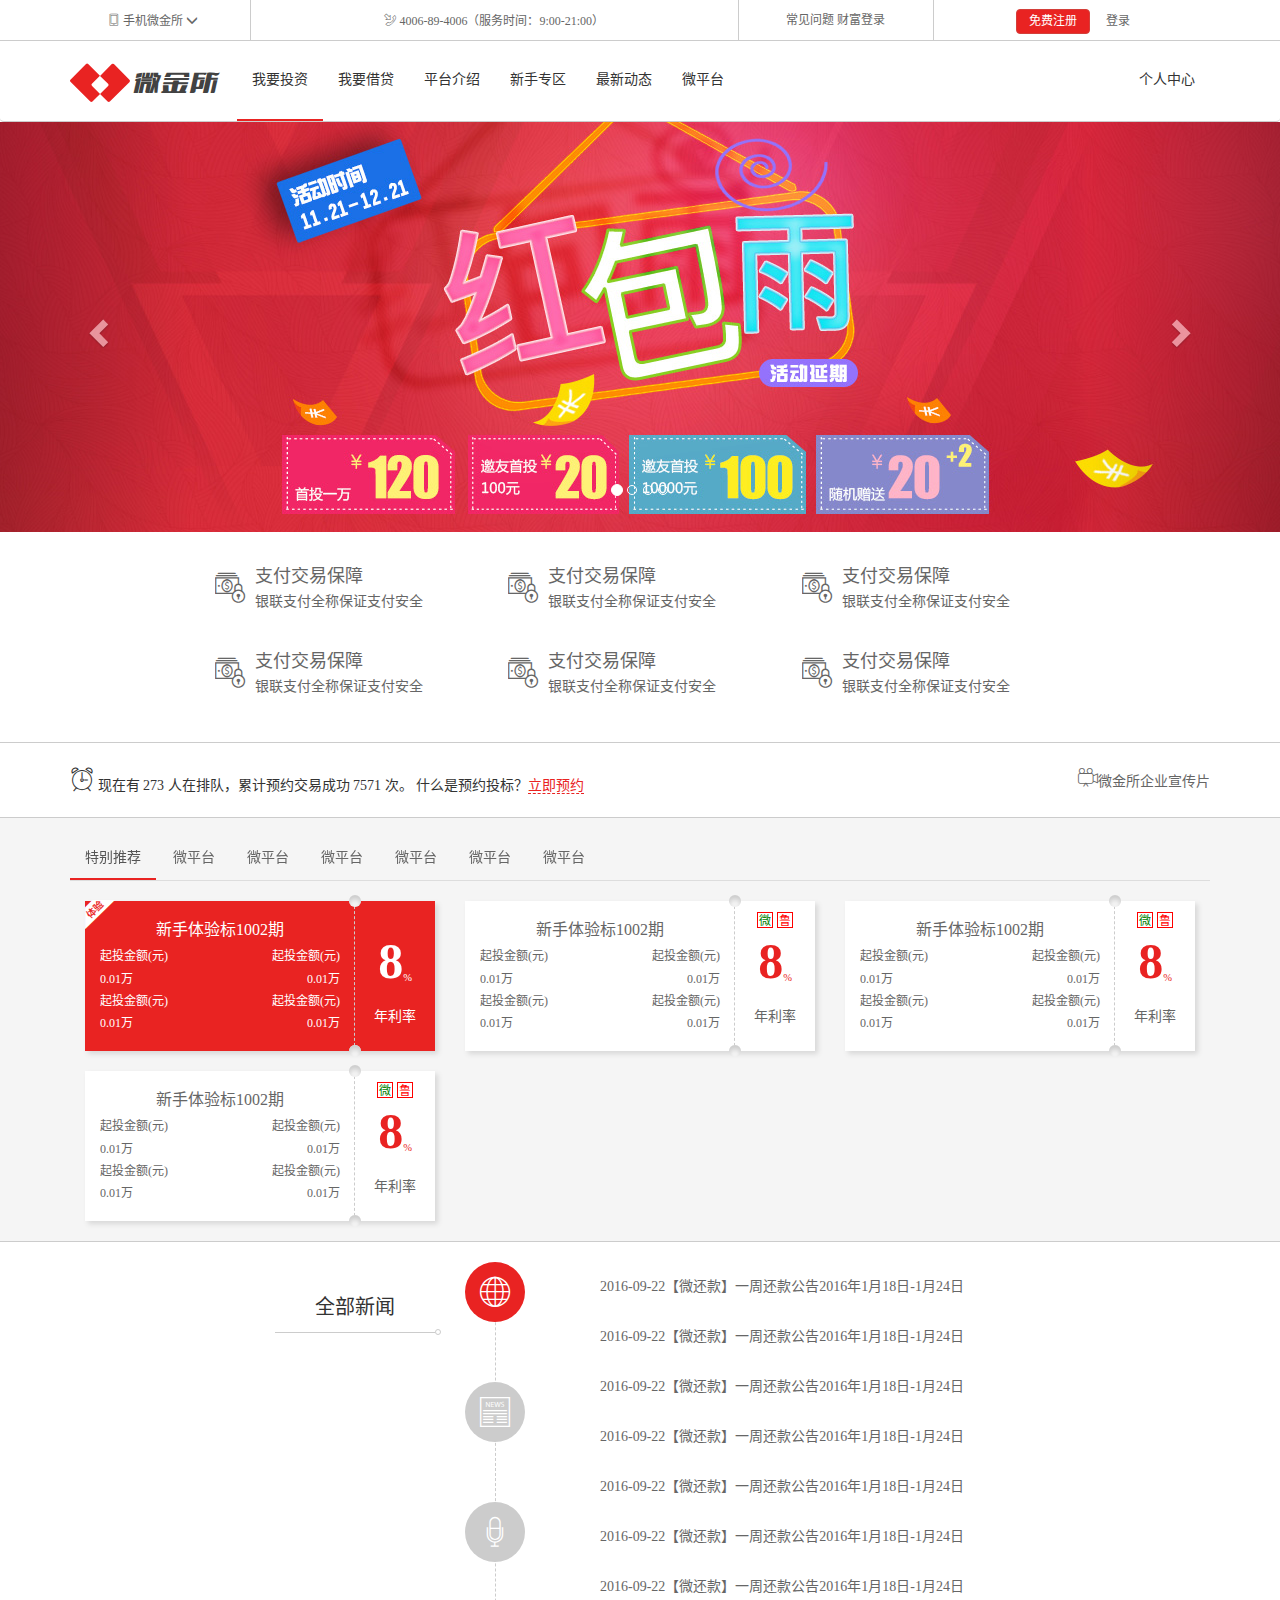
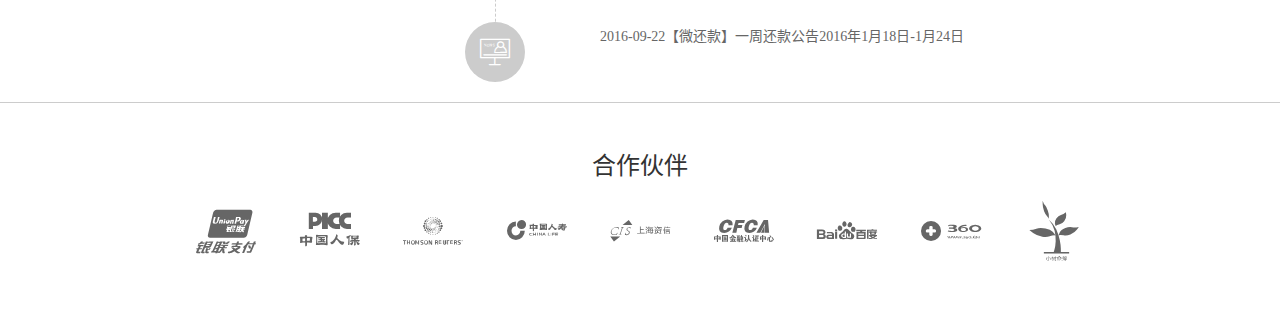
<file: 微金所 bootstrap框架--响应布局/index.html>
<!DOCTYPE html>
<html lang="zh-CN">
<head>
    <meta charset="utf-8">
    <!--让IE浏览器用最新的渲染引擎去解析页面-->
    <meta http-equiv="X-UA-Compatible" content="IE=edge">
    <!--视口 标准化设置-->
    <meta name="viewport" content="width=device-width, initial-scale=1,user-scalable=0">
    <title>微金所</title>
    <!-- Bootstrap css文件-->
    <link href="lib/bootstrap/css/bootstrap.css" rel="stylesheet">
    <!--[if lt IE 9]>
    <script src="assets/html5shiv/html5shiv.min.js"></script>
    <script src="assets/respond/respond.min.js"></script>
    <![endif]-->
    <link rel="stylesheet" href="css/index.css">
</head>
<body>
<!--顶部通栏-->
<header class="wjs_topBar hidden-sm hidden-xs">
    <div class="container">
        <div class="row">
            <div class="col-md-2">
                <a href="javascript:;" class="wjs_app">
                    <span class="wjs_icon wjs_icon_phone"></span>
                    手机微金所
                    <span class="glyphicon glyphicon-menu-down"></span>
                    <img src="images/code.jpg" alt=""></a>

            </div>
            <div class="col-md-5">
                <span class="wjs_icon wjs_icon_tel"></span>
                <span> 4006-89-4006（服务时间：9:00-21:00）</span>
            </div>
            <div class="col-md-2">
                <a href="javascript:;">常见问题</a>
                <a href="javascript:;">财富登录</a>
            </div>
            <div class="col-md-3">
                <button type="button" class="btn  btn-danger btn_register">免费注册</button>
                <button type="button" class="btn btn-link btn_login">登录</button>
            </div>
        </div>
    </div>
</header>
<!--导航栏-->
<nav class="navbar wjs_nav">
    <div class="container">
        <!--商标和切换按钮组合在移动端完全显示-->
        <div class="navbar-header">
            <button type="button" class="navbar-toggle collapsed" data-toggle="collapse"
                    data-target="#bs-example-navbar-collapse-1">
                <span class="icon-bar"></span>
                <span class="icon-bar"></span>
                <span class="icon-bar"></span>
            </button>
            <a class="navbar-brand " href="#"><span class="wjs_icon wjs_icon_logo"></span><span
                    class="wjs_icon wjs_icon_text"></span></a>
        </div>
        <div class="collapse navbar-collapse" id="bs-example-navbar-collapse-1">
            <ul class="nav navbar-nav">
                <li class="active"><a href="#">我要投资</a></li>
                <li><a href="#">我要借贷</a></li>
                <li><a href="#">平台介绍</a></li>
                <li><a href="#">新手专区</a></li>
                <li><a href="#">最新动态</a></li>
                <li><a href="#">微平台</a></li>

            </ul>
            <ul class="nav navbar-nav navbar-right hidden-sm">
                <li><a href="#">个人中心</a></li>
            </ul>
        </div>
    </div>
</nav>

<!--轮播图-->
<div class="wjs_banner">
    <div id="carousel-example-generic" class="carousel slide" data-ride="carousel">
        <!-- 点盒子 -->
        <ol class="carousel-indicators"></ol>
        <!-- 滑动的容器 -->
        <div class="carousel-inner"></div>
        <!-- 左右控制箭头 -->
        <a class="left carousel-control" href="#carousel-example-generic" data-slide="prev">
            <span class="glyphicon glyphicon-chevron-left"> </span>
        </a>
        <a class="right carousel-control" href="#carousel-example-generic" data-slide="next">
            <span class="glyphicon glyphicon-chevron-right"></span>
        </a>
    </div>
</div>

<!--信息-->
<div class="wjs_info hidden-xs">
    <div class="container">
        <div class="col-sm-6 col-md-4">
            <a class="wjs_info_box" href="#">
                <div class="media">
                    <div class="media-left">
                        <span class="wjs_icon wjs_icon_dollar"></span>
                    </div>
                    <div class="media-body">
                        <h4 class="media-heading">支付交易保障</h4>
                        <p>银联支付全称保证支付安全</p>
                    </div>
                </div>
            </a>
        </div>
        <div class="col-sm-6 col-md-4">
            <a class="wjs_info_box" href="#">
                <div class="media">
                    <div class="media-left">
                        <span class="wjs_icon wjs_icon_dollar"></span>
                    </div>
                    <div class="media-body">
                        <h4 class="media-heading">支付交易保障</h4>
                        <p>银联支付全称保证支付安全</p>
                    </div>
                </div>
            </a>
        </div>
        <div class="col-sm-6 col-md-4">
            <a class="wjs_info_box" href="#">
                <div class="media">
                    <div class="media-left">
                        <span class="wjs_icon wjs_icon_dollar"></span>
                    </div>
                    <div class="media-body">
                        <h4 class="media-heading">支付交易保障</h4>
                        <p>银联支付全称保证支付安全</p>
                    </div>
                </div>
            </a>
        </div>
        <div class="col-sm-6 col-md-4">
            <a class="wjs_info_box" href="#">
                <div class="media">
                    <div class="media-left">
                        <span class="wjs_icon wjs_icon_dollar"></span>
                    </div>
                    <div class="media-body">
                        <h4 class="media-heading">支付交易保障</h4>
                        <p>银联支付全称保证支付安全</p>
                    </div>
                </div>
            </a>
        </div>
        <div class="col-sm-6 col-md-4">
            <a class="wjs_info_box" href="#">
                <div class="media">
                    <div class="media-left">
                        <span class="wjs_icon wjs_icon_dollar"></span>
                    </div>
                    <div class="media-body">
                        <h4 class="media-heading">支付交易保障</h4>
                        <p>银联支付全称保证支付安全</p>
                    </div>
                </div>
            </a>
        </div>
        <div class="col-sm-6 col-md-4">
            <a class="wjs_info_box" href="#">
                <div class="media">
                    <div class="media-left">
                        <span class="wjs_icon wjs_icon_dollar"></span>
                    </div>
                    <div class="media-body">
                        <h4 class="media-heading">支付交易保障</h4>
                        <p>银联支付全称保证支付安全</p>
                    </div>
                </div>
            </a>
        </div>
    </div>
</div>

<!--预约-->
<div class="wjs_book">
    <div class="container">
        <div class="pull-left">
            <span class="wjs_icon wjs_icon_clock"></span> 现在有 273 人在排队，累计预约交易成功 7571 次。 什么是预约投标？<a href="javascript:;">立即预约</a>
        </div>
        <div class="pull-right hidden-xs">
            <a href="javascript:;"><span class="wjs_icon wjs_icon_video"></span>微金所企业宣传片</a>
        </div>
    </div>
</div>
<!--产品-->
<div class="wjs_product">
    <div class="container">
        <div class="nav-tabs-parent" >
            <ul class="nav nav-tabs">
                <li  class="active"><a href="#wjs_product_01" data-toggle="tab">特别推荐</a></li>
                <li ><a href="#wjs_product_02" data-toggle="tab">微平台</a></li>
                <li ><a href="#wjs_product_03" data-toggle="tab">微平台</a></li>
                <li><a href="#wjs_product_04" data-toggle="tab">微平台</a></li>
                <li><a href="#wjs_product_05" data-toggle="tab">微平台</a></li>
                <li><a href="#wjs_product_06" data-toggle="tab">微平台</a></li>
                <li><a href="#wjs_product_07" data-toggle="tab">微平台</a></li>
            </ul>
            </div>
           <!--内容-->
            <div class="tab-content">
                <div   class="tab-pane active" id="wjs_product_01">
                        <div class="col-md-4 col-sm-6 col-xs-12">
                            <a href="javascript:;" class="wjs_product_box active">
                                <div class="line"></div>
                                <div class="rightBox  text-center">
                                    <p><b>8</b><sub>%</sub></p>
                                    <p>年利率</p>
                                </div>
                                <div class="leftBox">
                                    <h3 class="text-center">新手体验标1002期</h3>
                                    <div class="col-xs-6">
                                        <p>起投金额(元)</p>
                                        <p>0.01万</p>
                                    </div>
                                    <div class="col-xs-6 text-right">
                                        <p>起投金额(元)</p>
                                        <p>0.01万</p>
                                    </div>
                                    <div class="col-xs-6">
                                        <p>起投金额(元)</p>
                                        <p>0.01万</p>
                                    </div>
                                    <div class="col-xs-6 text-right">
                                        <p>起投金额(元)</p>
                                        <p>0.01万</p>
                                    </div>
                                </div>
                        </a></div>
                    <div class="col-md-4 col-sm-6 col-xs-12">
                        <a href="javascript:;" class="wjs_product_box">
                            <div class="line"></div>
                            <div class="rightBox  text-center">
                                <div class="wjs_tip">
                                    <span data-toggle="tooltip" data-placement="top"  title="微金宝" class="green">微</span>
                                    <span data-toggle="tooltip"   data-placement="bottom"  title="山东省" class="red">鲁</span>
                                </div>

                                <p><b>8</b><sub>%</sub></p>
                                <p>年利率</p>
                            </div>
                            <div class="leftBox">
                                <h3 class="text-center">新手体验标1002期</h3>
                                <div class="col-xs-6">
                                    <p>起投金额(元)</p>
                                    <p>0.01万</p>
                                </div>
                                <div class="col-xs-6 text-right">
                                    <p>起投金额(元)</p>
                                    <p>0.01万</p>
                                </div>
                                <div class="col-xs-6">
                                    <p>起投金额(元)</p>
                                    <p>0.01万</p>
                                </div>
                                <div class="col-xs-6 text-right">
                                    <p>起投金额(元)</p>
                                    <p>0.01万</p>
                                </div>
                            </div>
                        </a></div>
                    <div class="col-md-4 col-sm-6 col-xs-12">
                        <a href="javascript:;" class="wjs_product_box">
                            <div class="line"></div>
                            <div class="rightBox  text-center">
                                <div class="wjs_tip">
                                    <span data-toggle="tooltip" data-placement="top"  title="微金宝" class="green">微</span>
                                    <span data-toggle="tooltip"   data-placement="bottom"  title="山东省" class="red">鲁</span>
                                </div>

                                <p><b>8</b><sub>%</sub></p>
                                <p>年利率</p>
                            </div>
                            <div class="leftBox">
                                <h3 class="text-center">新手体验标1002期</h3>
                                <div class="col-xs-6">
                                    <p>起投金额(元)</p>
                                    <p>0.01万</p>
                                </div>
                                <div class="col-xs-6 text-right">
                                    <p>起投金额(元)</p>
                                    <p>0.01万</p>
                                </div>
                                <div class="col-xs-6">
                                    <p>起投金额(元)</p>
                                    <p>0.01万</p>
                                </div>
                                <div class="col-xs-6 text-right">
                                    <p>起投金额(元)</p>
                                    <p>0.01万</p>
                                </div>
                            </div>
                        </a></div>  <div class="col-md-4 col-sm-6 col-xs-12">
                    <a href="javascript:;" class="wjs_product_box">
                        <div class="line"></div>
                        <div class="rightBox  text-center">
                            <div class="wjs_tip">
                                <span data-toggle="tooltip" data-placement="top"  title="微金宝" class="green">微</span>
                                <span data-toggle="tooltip"   data-placement="bottom"  title="山东省" class="red">鲁</span>
                            </div>

                            <p><b>8</b><sub>%</sub></p>
                            <p>年利率</p>
                        </div>
                        <div class="leftBox">
                            <h3 class="text-center">新手体验标1002期</h3>
                            <div class="col-xs-6">
                                <p>起投金额(元)</p>
                                <p>0.01万</p>
                            </div>
                            <div class="col-xs-6 text-right">
                                <p>起投金额(元)</p>
                                <p>0.01万</p>
                            </div>
                            <div class="col-xs-6">
                                <p>起投金额(元)</p>
                                <p>0.01万</p>
                            </div>
                            <div class="col-xs-6 text-right">
                                <p>起投金额(元)</p>
                                <p>0.01万</p>
                            </div>
                        </div>
                    </a></div>

                </div>
                <div class="tab-pane" id="wjs_product_02">...</div>
                <div class="tab-pane" id="wjs_product_03">...</div>
                <div class="tab-pane" id="wjs_product_04">...</div>
                <div class="tab-pane" id="wjs_product_05">...</div>
                <div class="tab-pane" id="wjs_product_06">...</div>
                <div class="tab-pane" id="wjs_product_07">...</div>
            </div>


    </div>
</div>
<!--新闻-->
<div class="wjs_news">
    <div class="container">
        <div class="col-md-2 col-md-offset-2">
          <h3>全部新闻</h3>
        </div>
        <div class="col-md-1">
            <div class="wjs_news_line hidden-sm hidden-xs"></div>
            <ul class="nav nav-tabs">
                <li class="active"><a href="#home"  data-toggle="tab"><span class="wjs_icon wjs_icon_news_01"></span></a></li>
                <li ><a href="#profile" data-toggle="tab"><span class="wjs_icon wjs_icon_news_02"></span></a></li>
                <li><a href="#messages" data-toggle="tab"><span class="wjs_icon wjs_icon_news_03"></span></a></li>
                <li ><a href="#settings" data-toggle="tab"><span class="wjs_icon wjs_icon_news_04"></span></a></li>
            </ul>

        </div>
        <div class="col-md-7">
            <div class="tab-content">
                <div class="tab-pane active" id="home">
                    <ul>
                        <li><a href="javascript:;">2016-09-22【微还款】一周还款公告2016年1月18日-1月24日</a></li>
                        <li><a href="javascript:;">2016-09-22【微还款】一周还款公告2016年1月18日-1月24日</a></li>
                        <li><a href="javascript:;">2016-09-22【微还款】一周还款公告2016年1月18日-1月24日</a></li>
                        <li><a href="javascript:;">2016-09-22【微还款】一周还款公告2016年1月18日-1月24日</a></li>
                        <li><a href="javascript:;">2016-09-22【微还款】一周还款公告2016年1月18日-1月24日</a></li>
                        <li><a href="javascript:;">2016-09-22【微还款】一周还款公告2016年1月18日-1月24日</a></li>
                        <li><a href="javascript:;">2016-09-22【微还款】一周还款公告2016年1月18日-1月24日</a></li>
                        <li><a href="javascript:;">2016-09-22【微还款】一周还款公告2016年1月18日-1月24日</a></li>
                    </ul>
                </div>
                <div class="tab-pane" id="profile">...</div>
                <div  class="tab-pane" id="messages">...</div>
                <div class="tab-pane" id="settings">...</div>
            </div>

        </div>

    </div>
</div>
<!--合作伙伴-->
<div class="wjs_partner">
    <div class="container">
        <h3 class="text-center">合作伙伴</h3>
        <ul>
            <li><a href="javascript:;"><span class="wjs_icon wjs_icon_partner01"></span></a></li>
            <li><a href="javascript:;"><span class="wjs_icon wjs_icon_partner02"></span></a></li>
            <li><a href="javascript:;"><span class="wjs_icon wjs_icon_partner03"></span></a></li>
            <li><a href="javascript:;"><span class="wjs_icon wjs_icon_partner04"></span></a></li>
            <li><a href="javascript:;"><span class="wjs_icon wjs_icon_partner05"></span></a></li>
            <li><a href="javascript:;"><span class="wjs_icon wjs_icon_partner06"></span></a></li>
            <li><a href="javascript:;"><span class="wjs_icon wjs_icon_partner07"></span></a></li>
            <li><a href="javascript:;"><span class="wjs_icon wjs_icon_partner08"></span></a></li>
            <li><a href="javascript:;"><span class="wjs_icon wjs_icon_partner09"></span></a></li>
        </ul>
    </div>

</div>

<!-- 基于jQuery -->
<script src="lib/jquery/jquery.min.js"></script>
<script src="lib/bootstrap/js/bootstrap.min.js"></script>
<script src="js/index.js"></script>
<script src="js/iscroll.js"></script>
</body>
</html>
</file>
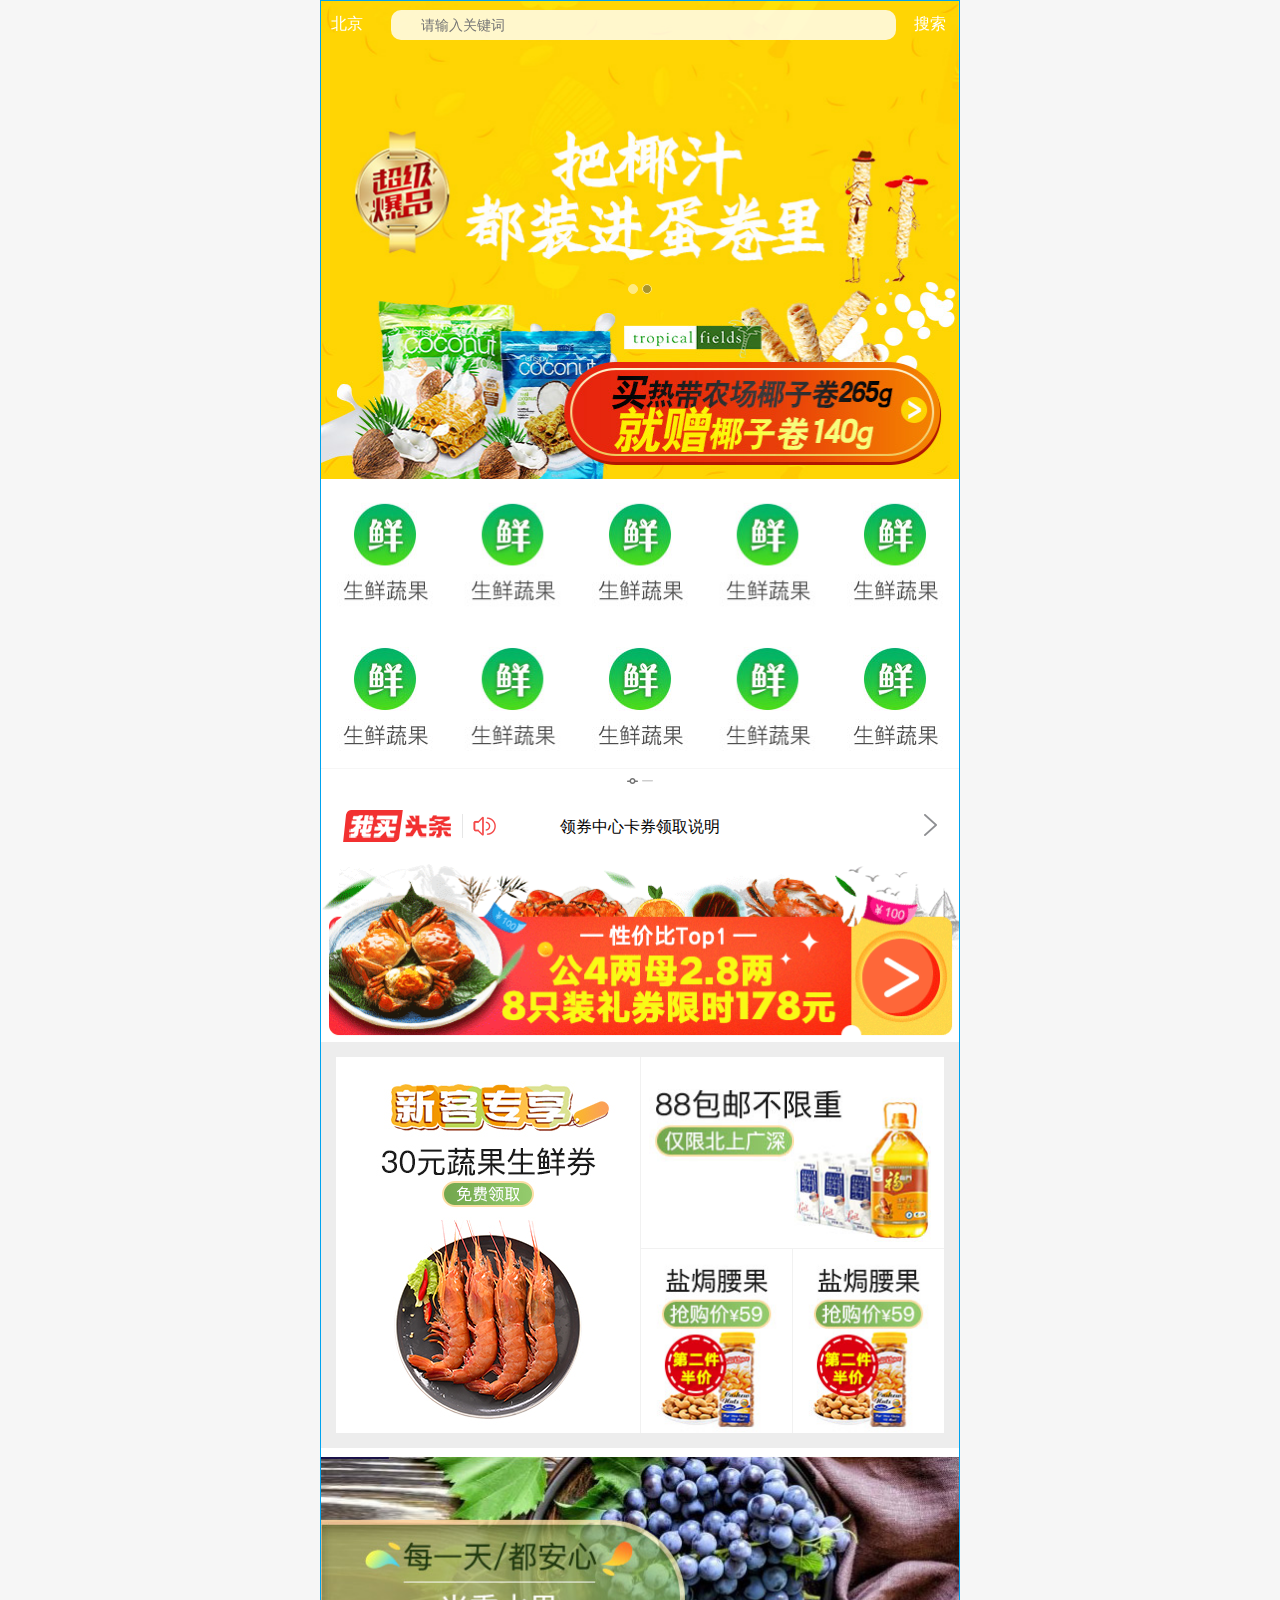
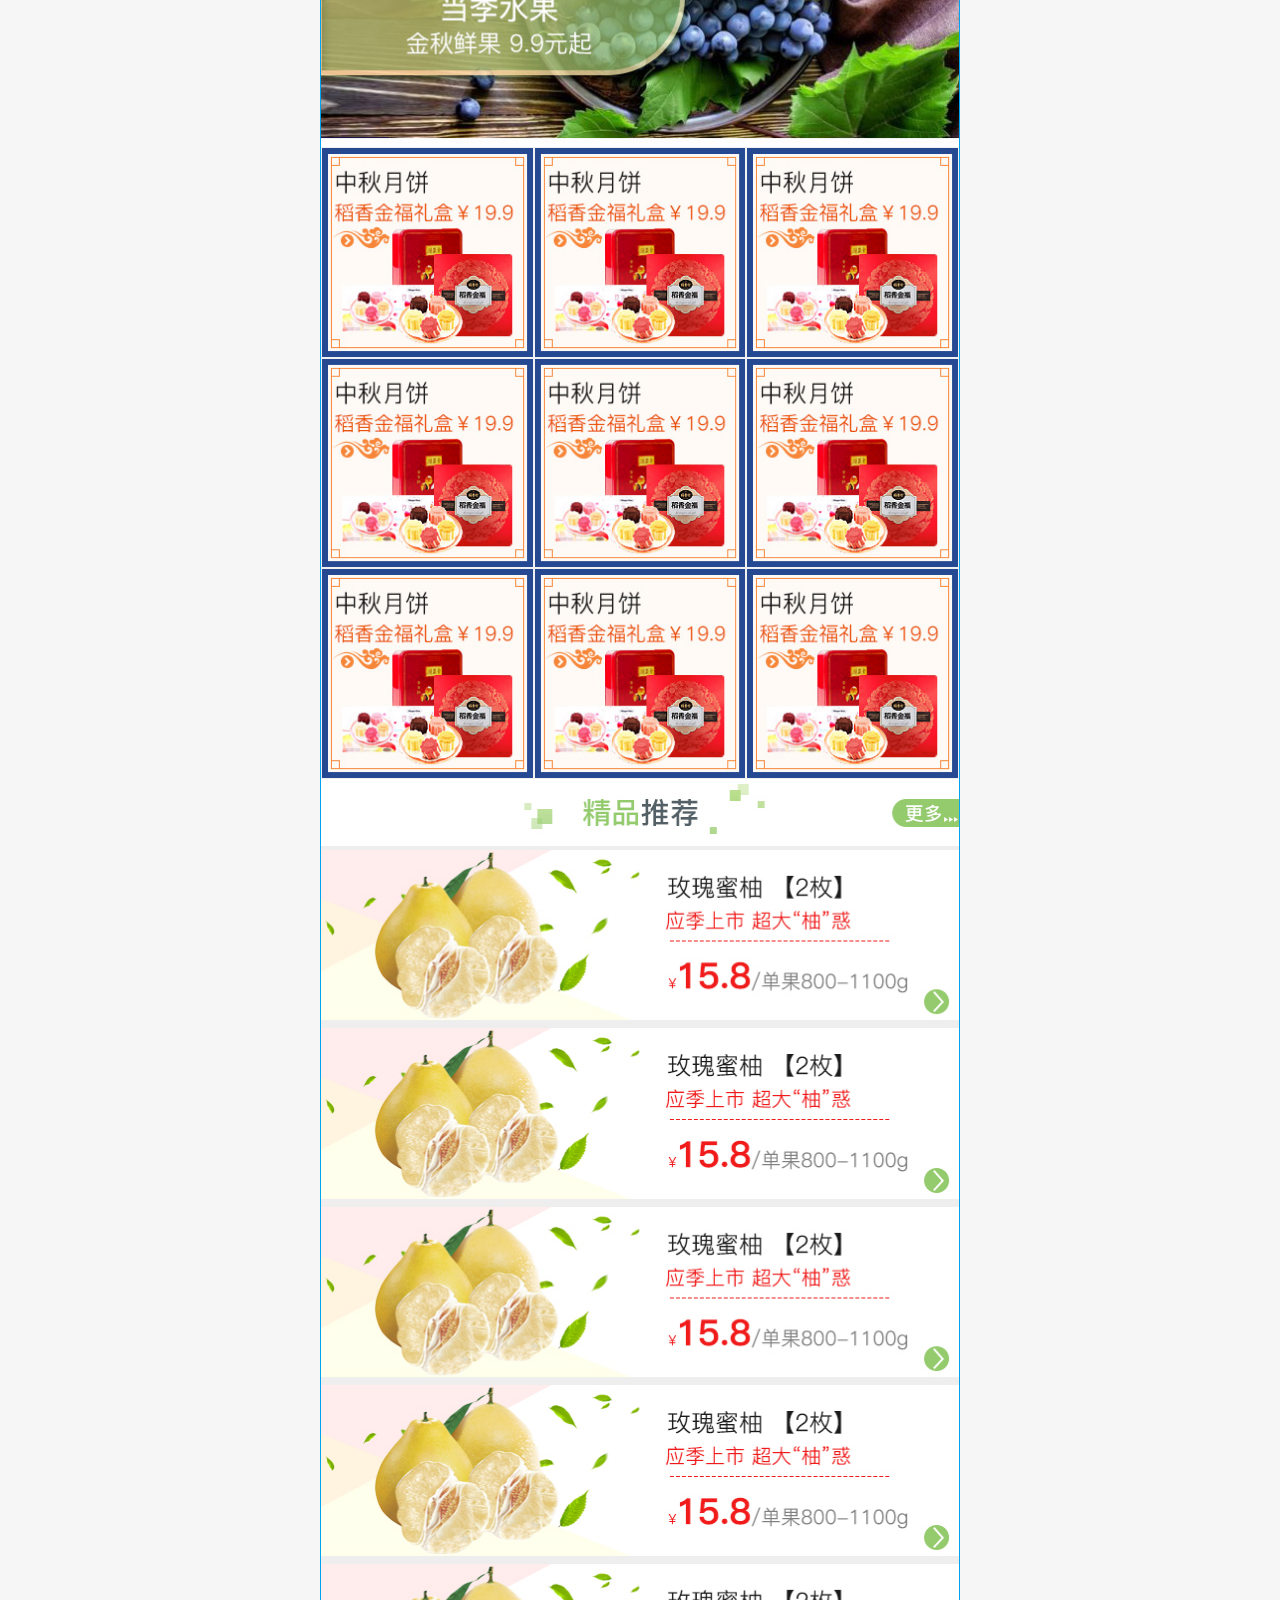
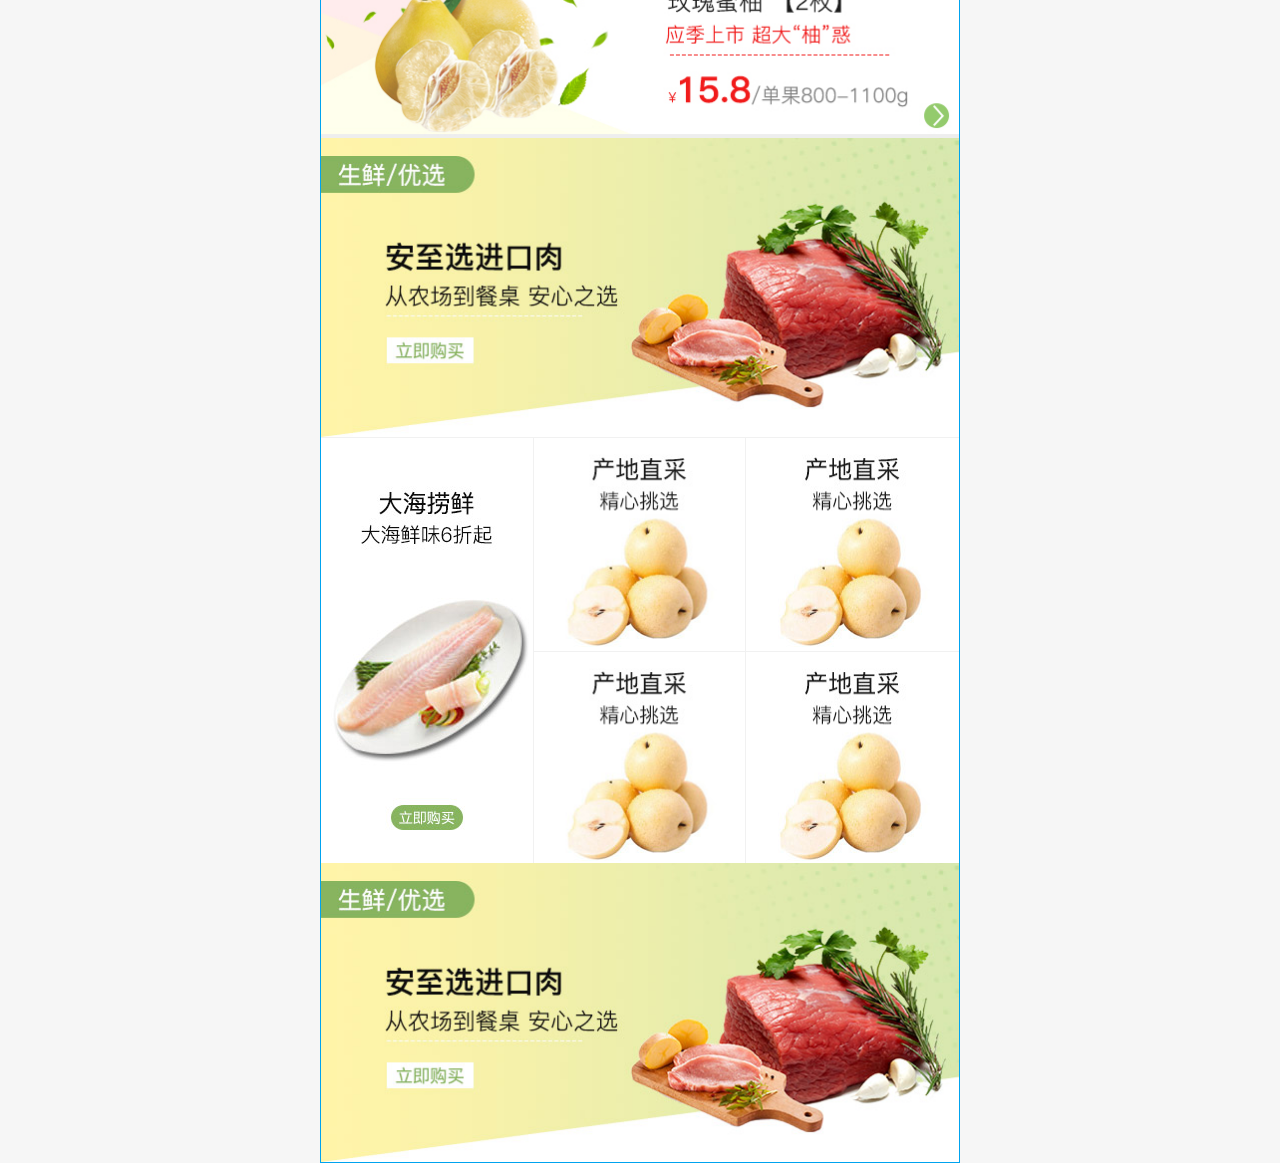
<file: 我买网/index.html>
<!DOCTYPE html>
<html lang="en">
<head>
    <meta charset="UTF-8">
    <meta name="viewport"
          content="width=device-width, user-scalable=no, initial-scale=1.0, maximum-scale=1.0, minimum-scale=1.0">
    <title>我买网</title>
    <link rel="shortcut icon" href="image/favicon.ico" type="image/x-icon">
    <link rel="stylesheet" href="lib/bootstrap/css/bootstrap.css">
    <link rel="stylesheet" href="css/base.css">
    <link rel="stylesheet" href="css/index.css">
</head>
<body>
<!--容器-->
<div id="w_myBuy" class="w">

    <!--header-->
    <header id="header">
        <a href="#" class="left"><span></span>北京</a>
        <a href="#" class="right">搜索</a>
        <div class="search">
            <span class="icon_search"></span>
            <input type="search" placeholder="请输入关键词">
        </div>

    </header>


    <!--banner-->
    <section id="banner">
        <div id="carousel-example-generic" class="carousel slide" data-ride="carousel">
            <!-- Indicators -->
            <ol class="carousel-indicators">
                <li data-target="#carousel-example-generic" data-slide-to="0" class="active"></li>
                <li data-target="#carousel-example-generic" data-slide-to="1"></li>
            </ol>

            <!-- Wrapper for slides -->
            <div class="carousel-inner" role="listbox">
                <div class="item active">
                    <a href="#">
                        <img src="image/0.6047964818938028.霸屏手机640x479-进口5折_01.jpg" alt="...">
                    </a>

                </div>
                <div class="item">
                    <a href="#">
                        <img src="image/0.8013740520177496.进口APP轮播(1).jpg" alt="...">
                    </a>

                </div>
            </div>
        </div>
    </section>

    <!--ad-->
    <section id="ad" class="ad">
        <a href="#">
            <img src="image/0.5884857988403674.霸屏手机640x479-进口5折_02.jpg" alt="">
        </a>
    </section>


    <!--nav-->
    <nav id="nav">
        <div>
            <div class="nav-banner clearfix">
                <div class="item">
                    <div class="nav">
                        <a href="#">
                            <img src="image/0.07261212302814846.1icon图标_01.jpg" alt="">
                        </a>
                    </div>
                    <div class="nav">
                        <a href="#">
                            <img src="image/0.07261212302814846.1icon图标_01.jpg" alt="">
                        </a>
                    </div>
                    <div class="nav">
                        <a href="#">
                            <img src="image/0.07261212302814846.1icon图标_01.jpg" alt="">
                        </a>
                    </div>
                    <div class="nav">
                        <a href="#">
                            <img src="image/0.07261212302814846.1icon图标_01.jpg" alt="">
                        </a>
                    </div>
                    <div class="nav">
                        <a href="#">
                            <img src="image/0.07261212302814846.1icon图标_01.jpg" alt="">
                        </a>
                    </div>
                    <div class="nav">
                        <a href="#">
                            <img src="image/0.07261212302814846.1icon图标_01.jpg" alt="">
                        </a>
                    </div>
                    <div class="nav">
                        <a href="#">
                            <img src="image/0.07261212302814846.1icon图标_01.jpg" alt="">
                        </a>
                    </div>
                    <div class="nav">
                        <a href="#">
                            <img src="image/0.07261212302814846.1icon图标_01.jpg" alt="">
                        </a>
                    </div>
                    <div class="nav">
                        <a href="#">
                            <img src="image/0.07261212302814846.1icon图标_01.jpg" alt="">
                        </a>
                    </div>
                    <div class="nav">
                        <a href="#">
                            <img src="image/0.07261212302814846.1icon图标_01.jpg" alt="">
                        </a>
                    </div>
                </div>
                <div class="item">
                    <div class="nav">
                        <a href="#">
                            <img src="image/0.2502458940270721.2icon图标_07.jpg" alt="">
                        </a>
                    </div>
                    <div class="nav">
                        <a href="#">
                            <img src="image/0.07261212302814846.1icon图标_01.jpg" alt="">
                        </a>
                    </div>
                    <div class="nav">
                        <a href="#">
                            <img src="image/0.07261212302814846.1icon图标_01.jpg" alt="">
                        </a>
                    </div>
                    <div class="nav">
                        <a href="#">
                            <img src="image/0.07261212302814846.1icon图标_01.jpg" alt="">
                        </a>
                    </div>
                    <div class="nav">
                        <a href="#">
                            <img src="image/0.07261212302814846.1icon图标_01.jpg" alt="">
                        </a>
                    </div>
                    <div class="nav">
                        <a href="#">
                            <img src="image/0.07261212302814846.1icon图标_01.jpg" alt="">
                        </a>
                    </div>
                    <div class="nav">
                        <a href="#">
                            <img src="image/0.07261212302814846.1icon图标_01.jpg" alt="">
                        </a>
                    </div>
                    <div class="nav">
                        <a href="#">
                            <img src="image/0.07261212302814846.1icon图标_01.jpg" alt="">
                        </a>
                    </div>
                    <div class="nav">
                        <a href="#">
                            <img src="image/0.07261212302814846.1icon图标_01.jpg" alt="">
                        </a>
                    </div>
                    <div class="nav">
                        <a href="#">
                            <img src="image/0.07261212302814846.1icon图标_01.jpg" alt="">
                        </a>
                    </div>
                </div>
            </div>

        </div>
        <ol>
            <li class="active"></li>
            <li></li>
        </ol>
    </nav>

    <!--头条headline-->
    <section id="headline">
        <div>
            <img src="image/headline.png" alt="" >
            <a href="#" ></a>
            <ul>
                <li><a href="#">领券中心卡券领取说明</a></li>
                <li><a href="#">遥知不是雪，为有暗香来</a></li>
                <li><a href="#">北上广券领取说明</a></li>
            </ul>
        </div>

    </section>


    <!--单独推广图片-->
    <section class="sale-top">
        <a href="#">
            <img src="image/11.gif" alt="">
        </a>
    </section>


    <!--新老用户模块-->
    <section class="vip ad clearfix">
        <div class="col-xs-6">
            <a href="#">
                <img src="image/vip01.jpg" alt="">
            </a>
        </div>
        <div class="col-xs-6">
            <a href="#">
                <img src="image/vip02.jpg" alt="">
            </a>
            <a href="#">
                <img src="image/vip03.jpg" alt="">
            </a>
            <a href="#">
                <img src="image/vip03.jpg" alt="">
            </a>
        </div>
    </section>

    <!--单独推广图片-->
    <section class="sale-top">
        <a href="#">
            <img src="image/0.46825365821735243.安心专区-横条-水果.jpg" alt="">
        </a>
    </section>

    
    <!--9宫格推荐部分 recommend-->
    <section id="recommend-9">
        <dl class="clearfix">
            <dd class="col-xs-4">
                <a href="#">
                    <img src="image/jiugong1.jpg" alt="">
                </a>
            </dd>
            <dd class="col-xs-4">
                <a href="#">
                    <img src="image/jiugong1.jpg" alt="">
                </a>
            </dd>
            <dd class="col-xs-4">
                <a href="#">
                    <img src="image/jiugong1.jpg" alt="">
                </a>
            </dd>
            <dd class="col-xs-4">
                <a href="#">
                    <img src="image/jiugong1.jpg" alt="">
                </a>
            </dd>
            <dd class="col-xs-4">
                <a href="#">
                    <img src="image/jiugong1.jpg" alt="">
                </a>
            </dd>
            <dd class="col-xs-4">
                <a href="#">
                    <img src="image/jiugong1.jpg" alt="">
                </a>
            </dd>
            <dd class="col-xs-4">
                <a href="#">
                    <img src="image/jiugong1.jpg" alt="">
                </a>
            </dd>
            <dd class="col-xs-4">
                <a href="#">
                    <img src="image/jiugong1.jpg" alt="">
                </a>
            </dd>
            <dd class="col-xs-4">
                <a href="#">
                    <img src="image/jiugong1.jpg" alt="">
                </a>
            </dd>

        </dl>
    </section>

<!--精品推荐-->
    <section id="recommend">
        <div class="title">
            <a href="#">
                <img src="image/tuijian.jpg" alt="">
            </a>
        </div>
        <div class="contain">
            <ul>
                <li>
                    <a href="#">
                        <img src="image/0.8551893699703249.水果.jpg" alt="">
                    </a>
                </li>
                <li>
                    <a href="#">
                        <img src="image/0.8551893699703249.水果.jpg" alt="">
                    </a>
                </li>
                <li>
                    <a href="#">
                        <img src="image/0.8551893699703249.水果.jpg" alt="">
                    </a>
                </li>
                <li>
                    <a href="#">
                        <img src="image/0.8551893699703249.水果.jpg" alt="">
                    </a>
                </li>
                <li>
                <a href="#">
                    <img src="image/0.8551893699703249.水果.jpg" alt="">
                </a>
            </li>
            </ul>
        </div>
    </section>

    <!--单独推广图片-->
    <section class="sale-top">
        <a href="#">
            <img src="image/cuxiao.jpg" alt="">
        </a>
    </section>

    <!--促销模块-->
    <section class="cx clearfix">
        <div class="col-xs-4">
            <a href="#">
                <img src="image/0.16683823449967838.生鲜-竖条.jpg" alt="">
            </a>
        </div>
        <div class="col-xs-4">
            <a href="#">
                <img src="image/0.31033929307156427.1生鲜-右上-213-212.jpg" alt="">
            </a>
            <a href="#">
                <img src="image/0.31033929307156427.1生鲜-右上-213-212.jpg" alt="">
            </a>
        </div>
        <div class="col-xs-4">
            <a href="#">
                <img src="image/0.31033929307156427.1生鲜-右上-213-212.jpg" alt="">
            </a>
            <a href="#">
                <img src="image/0.31033929307156427.1生鲜-右上-213-212.jpg" alt="">
            </a>
        </div>
    </section>
    <!--单独推广图片-->
    <section class="sale-top">
        <a href="#">
            <img src="image/cuxiao.jpg" alt="">
        </a>
    </section>
</div>


<script src="lib/jquery/jquery.min.js"></script>
<script src="lib/bootstrap/js/bootstrap.min.js"></script>
<script src="lib/template/template.js"></script>
<script src="js/index.js"></script>
</body>
</html>
</file>
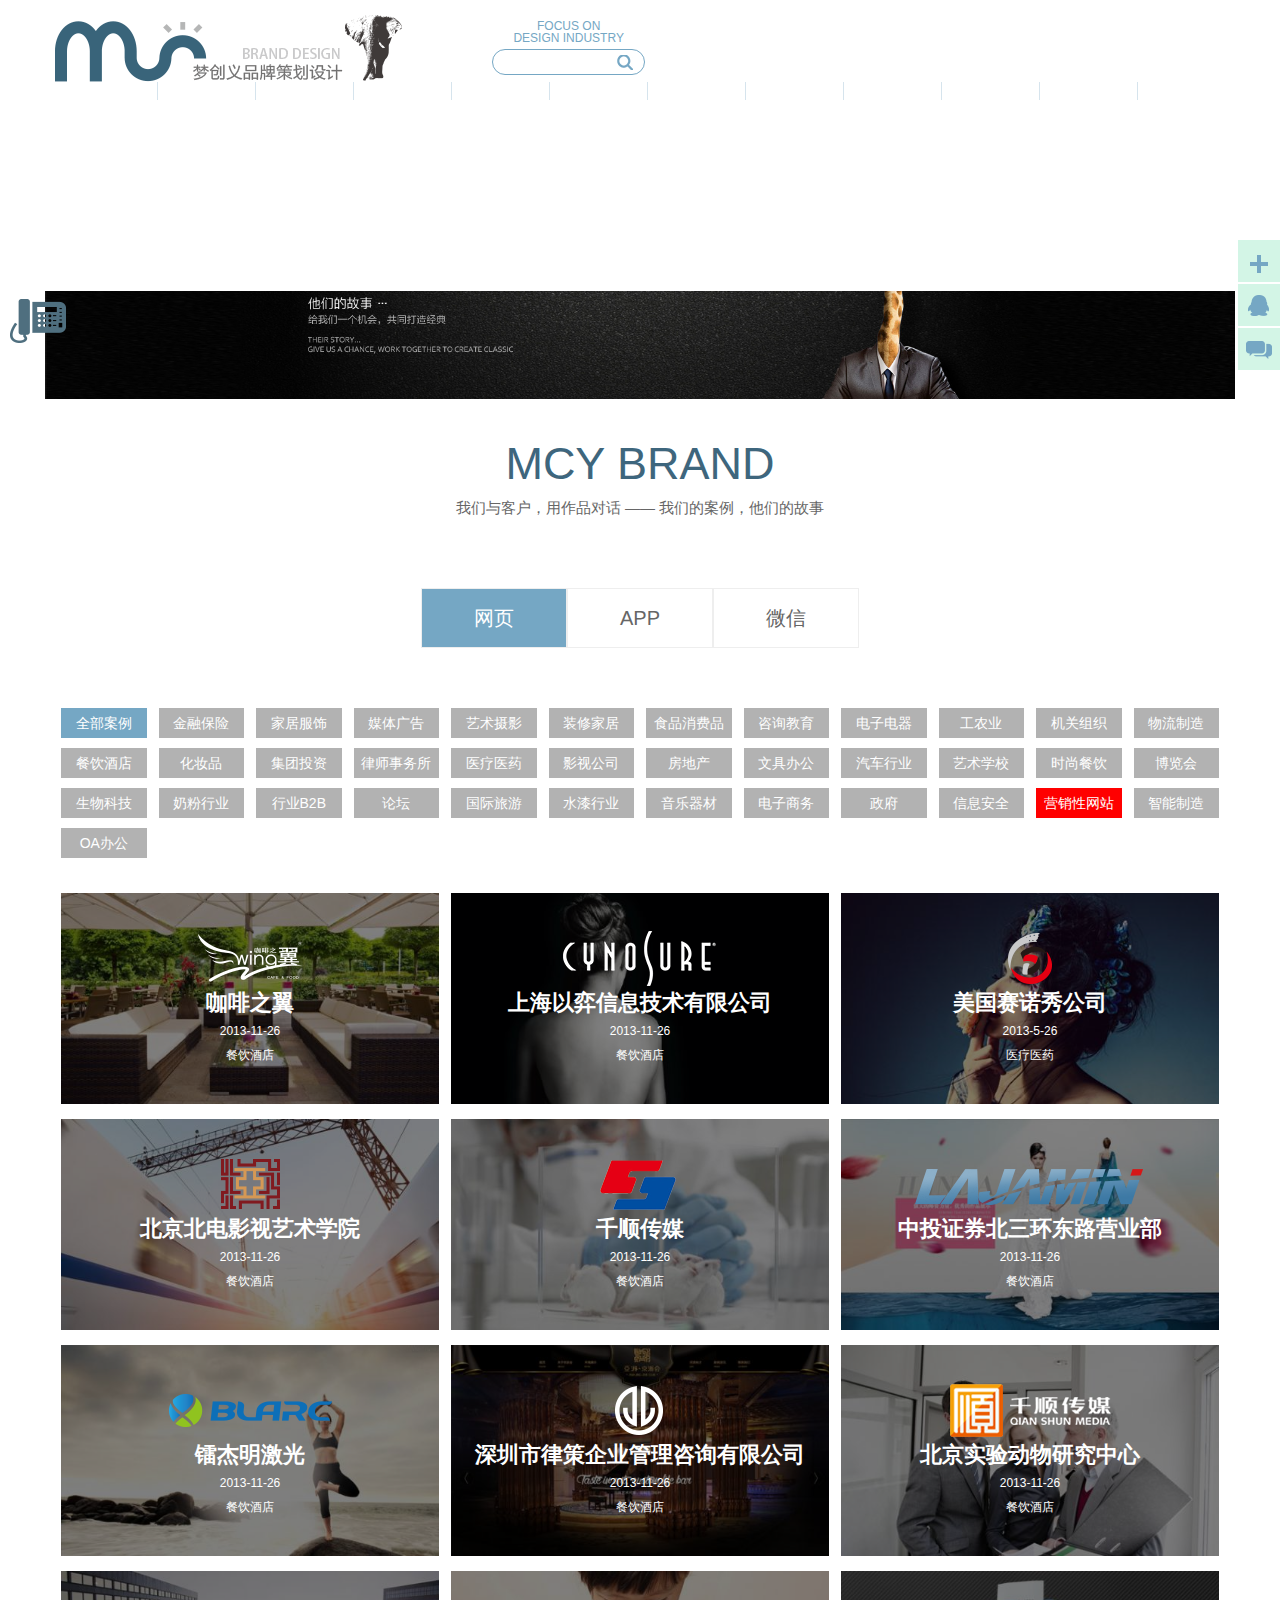
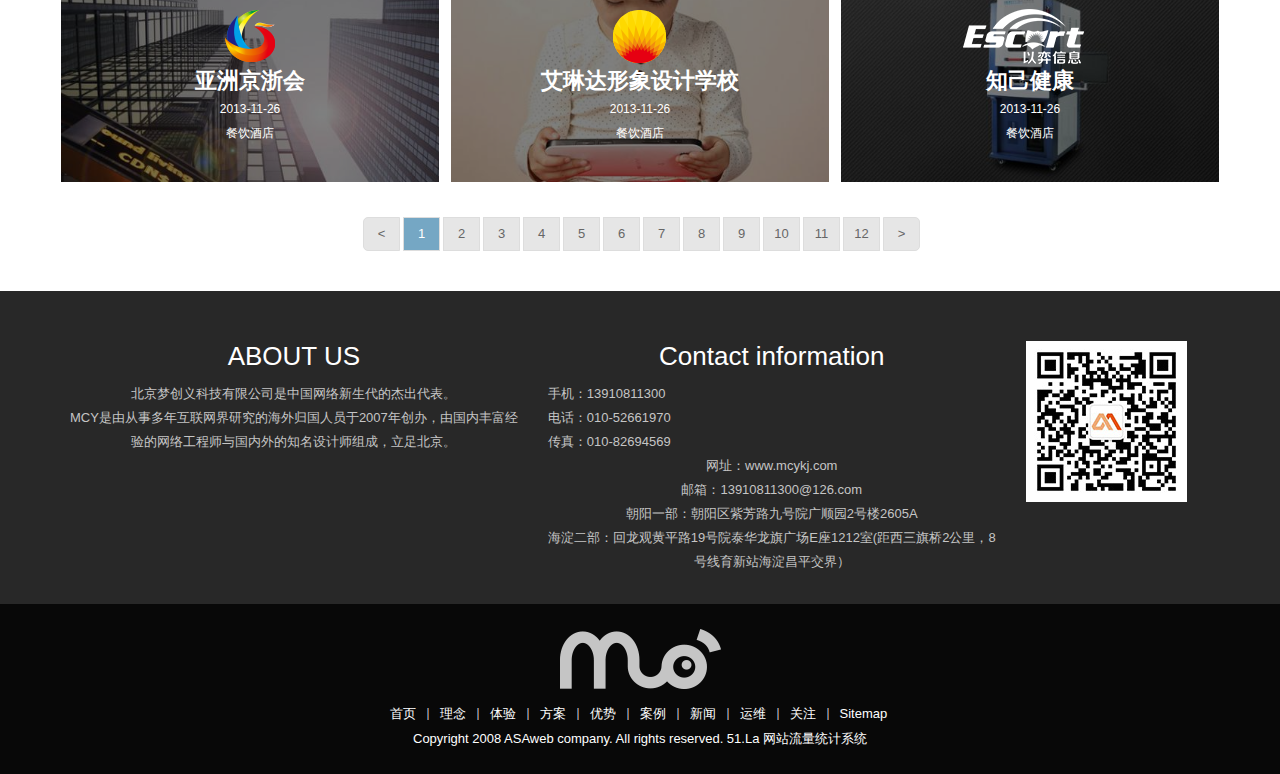
<file: case页面/case-jQuery.html>
<!DOCTYPE html>
<html>
<head lang="en">
    <meta charset="UTF-8">
    <title>网站设计案例_网站制作案例 - 北京梦创义科技</title>
    <meta name="keywords" content="网站设计案例,网站制作案例"/>
    <meta name="description" content="提供优秀的网站设计案例，网站制作案例有行业B2B、电子商务、行业汽车等成功网站设计案例供你参考。"/>
    <link rel="stylesheet" href="css/base.css"/>
    <link rel="stylesheet" href="css/case.css"/>
    <script src="js/common.js"></script>
    <script src="jQuery/jquery-1.12.1.js"></script>
</head>
<body>
<!--——————————————头部————————————-->
<div id="header">
    <div class="bx">
        <!-- logo-->
        <div id="logo"><h1><a href="javascript:void(0)"><img src="images/logo.png" alt=""/></a></h1></div>
        <!-- 搜索框-->
        <div id="search">
            <p>FOCUS ON</p>

            <p>DESIGN INDUSTRY</p>

            <div class="search">
                <input type="text" class="left"/>
                <input type="submit" value="" class="right"/>
            </div>
        </div>
        <!-- 导航-->

        <div id="nav">
            <ul>
                <li><a href="javascript:void(0)"><span class="bg1"></span>

                    <div><p>Home<br>首页</p></div>
                </a></li>
                <li><a href="javascript:void(0)"><span class="bg2"></span>

                    <div><p>Service<br>服务</p></div>
                </a></li>
                <li><a href="javascript:void(0)"><span class="bg3"></span>

                    <div><p>Experience<br>体验</p></div>
                </a></li>
                <li><a href="javascript:void(0)"><span class="bg4"></span>

                    <div><p>solution<br>方案</p></div>
                </a></li>
                <li><a href="javascript:void(0)"><span class="bg5"></span>

                    <div><p>Advantage<br>优势</p></div>
                </a></li>
                <li><a href="javascript:void(0)"><span class="bg6"></span>

                    <div><p>Case<br>案例</p></div>
                </a></li>
                <li><a href="javascript:void(0)"><span class="bg7"></span>

                    <div><p>News<br>新闻</p></div>
                </a></li>
                <li><a href="javascript:void(0)"><span class="bg8"></span>

                    <div><p>Marketing<br>运维</p></div>
                </a></li>
                <li><a href="javascript:void(0)"><span class="bg9"></span>

                    <div><p>Attention<br>关注</p></div>
                </a></li>
                <li><a href="javascript:void(0)"><span class="bg10"></span></a></li>
                <li><a href="javascript:void(0)"><span class="bg11"></span></a></li>
            </ul>
        </div>
        <div id="space"></div>
        <div id="menu">
            <ul>
                <li><a href="#">服务理念</a></li>
                <li><a href="#">服务领域</a></li>
            </ul>
            <ul>
                <li><a href="#">沟通</a></li>
                <li><a href="#">实施</a></li>
                <li><a href="#">售后</a></li>
            </ul>
            <ul>
                <li><a href="#">门户信息化</a></li>
                <li><a href="#">企业信息化</a></li>
                <li><a href="#">办公自动化</a></li>
                <li><a href="#">政府信息化</a></li>
                <li><a href="#">人才信息化</a></li>
                <li><a href="#">电子商务</a></li>
                <li><a href="#">移动互联</a></li>
            </ul>
            <ul>
                <li><a href="#">一站式解决</a></li>
                <li><a href="#">互联网思维</a></li>
                <li><a href="#">零风险合作</a></li>
                <li><a href="#">互联网思维</a></li>
            </ul>
            <ul>
                <li><a href="#">网页</a></li>
                <li><a href="#">app</a></li>
                <li><a href="#">微信</a></li>
            </ul>
            <ul>
                <li><a href="#">公司动态</a></li>
                <li><a href="#">需求</a></li>
                <li><a href="#">策划</a></li>
                <li><a href="#">网页设计</a></li>
                <li><a href="#">运营</a></li>
                <li><a href="#">营销</a></li>
            </ul>
            <ul>
                <li><a href="#">网站维护</a></li>
                <li><a href="#">网站优化</a></li>
                <li><a href="#">域名</a></li>
                <li><a href="#">服务器</a></li>
            </ul>
            <ul>
                <li><a href="#">关于我们</a></li>
                <li><a href="#">联系方式</a></li>
                <li><a href="#">咨询留言</a></li>
                <li><a href="#">加入我们</a></li>
            </ul>
        </div>
    </div>

</div>
<script src="js/header.js" charset="utf-8"></script>

<!--——————————banner部分————————————-->
<div id="banner">
    <div class="bx">
        <img src="images/er_bar1.jpg" alt=""/>
    </div>
</div>
<!--mcy brand-->
<div id="brand" class="container">
    <h2>MCY BRAND</h2>

    <p>我们与客户，用作品对话 —— 我们的案例，他们的故事</p>
</div>
<!--case类型-->
<div id="types">
    <ul>
        <li><a href="javascript:void(0)" class="current">网页</a></li>
        <li><a href="javascript:void(0)">APP</a></li>
        <li><a href="javascript:void(0)">微信</a></li>
    </ul>
</div>
<script>
    //页面加载
    $(function () {
        //获取a,添加鼠标进入和鼠标离开事件
        $("#types a").mouseenter(function () {
            $(this).css({"background": "#75a7c4", "color": "#fff", "text-decoration": "underline"});
        }).mouseleave(function () {
            $(this).css({"background": "", "color": "", "text-decoration": "none"});
        });
    });
</script>
<!--各个案例分类项目-->
<div id="items" class="container">
    <ul class="clearfloat">
        <li class="first"><a href="javascript:void(0)">全部案例</a></li>
        <li><a href="javascript:void(0)">金融保险</a></li>
        <li><a href="javascript:void(0)">家居服饰</a></li>
        <li><a href="javascript:void(0)">媒体广告</a></li>
        <li><a href="javascript:void(0)">艺术摄影</a></li>
        <li><a href="javascript:void(0)">装修家居</a></li>
        <li><a href="javascript:void(0)">食品消费品</a></li>
        <li><a href="javascript:void(0)">咨询教育</a></li>
        <li><a href="javascript:void(0)">电子电器</a></li>
        <li><a href="javascript:void(0)">工农业</a></li>
        <li><a href="javascript:void(0)">机关组织</a></li>
        <li><a href="javascript:void(0)">物流制造</a></li>
        <li><a href="javascript:void(0)">餐饮酒店</a></li>
        <li><a href="javascript:void(0)">化妆品</a></li>
        <li><a href="javascript:void(0)">集团投资</a></li>
        <li><a href="javascript:void(0)">律师事务所</a></li>
        <li><a href="javascript:void(0)">医疗医药</a></li>
        <li><a href="javascript:void(0)">影视公司</a></li>
        <li><a href="javascript:void(0)">房地产</a></li>
        <li><a href="javascript:void(0)">文具办公</a></li>
        <li><a href="javascript:void(0)">汽车行业</a></li>
        <li><a href="javascript:void(0)">艺术学校</a></li>
        <li><a href="javascript:void(0)">时尚餐饮</a></li>
        <li><a href="javascript:void(0)">博览会</a></li>
        <li><a href="javascript:void(0)">生物科技</a></li>
        <li><a href="javascript:void(0)">奶粉行业</a></li>
        <li><a href="javascript:void(0)">行业B2B</a></li>
        <li><a href="javascript:void(0)">论坛</a></li>
        <li><a href="javascript:void(0)">国际旅游</a></li>
        <li><a href="javascript:void(0)">水漆行业</a></li>
        <li><a href="javascript:void(0)">音乐器材</a></li>
        <li><a href="javascript:void(0)">电子商务</a></li>
        <li><a href="javascript:void(0)">政府</a></li>
        <li><a href="javascript:void(0)">信息安全</a></li>
        <li><a class="red" href="javascript:void(0)">营销性网站</a></li>
        <li><a href="javascript:void(0)">智能制造</a></li>
        <li><a href="javascript:void(0)">OA办公</a></li>
    </ul>
</div>
<!--<script>
//获取ul中的li
var list = $id("items").children[0].children;
//循环遍历每个li
for (var i = 0; i < list.length; i++) {
//判断i,是否为0 或者list.length-3
if (i != 0 && i != list.length - 3) {
//为每个li,注册鼠标进入事件
list[i].onmouseover = function () {
this.children[0].style.background = "#75a7c4";
};
//为每个li,注册鼠标离开事件
list[i].onmouseout = function () {
this.children[0].style.background = "";
};
}
}
</script>-->
<script>
    $(function () {

        $("#items a").mouseenter(function () {
            if (!$(this).hasClass("red")) {
                $(this).css("background", "#75a7c4");
            }
        }).mouseleave(function () {
            $(this).css("background", "");
        });
    });


</script>
<!--列表图片信息-->
<div id="row" class="container">
    <ul class="clearfloat">
        <li>
            <div><a href="javascript:void(0)"><img src="images/thumb_500__20140819110521248.jpg" alt=""/></a></div>
            <div class="item"><a href="javascript:void(0)"><img src="images/thumb_500__20140819110514612.jpg"
                                                                alt=""/></a></div>
            <div class="info">
                <img src="images/20140819110506316.png" alt=""/>

                <h2><a href="javascript:void(0)">咖啡之翼</a></h2>

                <p>2013-11-26</p>

                <p>餐饮酒店</p>
            </div>
        </li>
        <li>
            <div><a href="javascript:void(0)"><img src="images/thumb_500__20140929015951969.jpg" alt=""/></a></div>
            <div class="item"><a href="javascript:void(0)"><img src="images/thumb_500__20140820053624916.jpg"
                                                                alt=""/></a></div>
            <div class="info">
                <img src="images/20140820053618216.png" alt=""/>

                <h2><a href="javascript:void(0)">上海以弈信息技术有限公司</a></h2>

                <p>2013-11-26</p>

                <p>餐饮酒店</p>
            </div>
        </li>
        <li>
            <div><a href="javascript:void(0)"><img src="images/thumb_500__20140820053629278.jpg" alt=""/></a></div>
            <div class="item"><a href="javascript:void(0)"><img src="images/thumb_500__20140819093507170.jpg"
                                                                alt=""/></a></div>
            <div class="info">
                <img src="images/20140819093452708.png" alt=""/>

                <h2><a href="javascript:void(0)">美国赛诺秀公司</a></h2>

                <p>2013-5-26</p>

                <p>医疗医药</p>
            </div>
        </li>
        <li>
            <div><a href="javascript:void(0)"><img src="images/thumb_500__20150127012340499.jpg" alt=""/></a></div>
            <div class="item"><a href="javascript:void(0)"><img src="images/thumb_500__20150127043711527.jpg"
                                                                alt=""/></a></div>
            <div class="info">
                <img src="images/20150127013310369.png" alt=""/>

                <h2><a href="javascript:void(0)">北京北电影视艺术学院</a></h2>

                <p>2013-11-26</p>

                <p>餐饮酒店</p>
            </div>
        </li>
        <li>
            <div><a href="javascript:void(0)"><img src="images/thumb_500__20150127012843875.jpg" alt=""/></a></div>
            <div class="item"><a href="javascript:void(0)"><img src="images/thumb_500__20150127015116154.jpg"
                                                                alt=""/></a></div>
            <div class="info">
                <img src="images/20150127032046453.png" alt=""/>

                <h2><a href="javascript:void(0)">千顺传媒</a></h2>

                <p>2013-11-26</p>

                <p>餐饮酒店</p>
            </div>
        </li>
        <li>
            <div><a href="javascript:void(0)"><img src="images/thumb_500__20150127015135564.jpg" alt=""/></a></div>
            <div class="item"><a href="javascript:void(0)"><img src="images/thumb_500__20150127012830594.jpg"
                                                                alt=""/></a></div>
            <div class="info">
                <img src="images/20150127024159972.png" alt=""/>

                <h2><a href="javascript:void(0)">中投证券北三环东路营业部</a></h2>

                <p>2013-11-26</p>

                <p>餐饮酒店</p>
            </div>
        </li>
        <li>
            <div><a href="javascript:void(0)"><img src="images/thumb_500__20150127021907671.jpg" alt=""/></a></div>
            <div class="item"><a href="javascript:void(0)"><img src="images/thumb_500__20150127012312842.jpg"
                                                                alt=""/></a></div>
            <div class="info">
                <img src="images/20150127015100566.png" alt=""/>

                <h2><a href="javascript:void(0)">镭杰明激光</a></h2>

                <p>2013-11-26</p>

                <p>餐饮酒店</p>
            </div>
        </li>
        <li>
            <div><a href="javascript:void(0)"><img src="images/thumb_500__20150127023752119.jpg" alt=""/></a></div>
            <div class="item"><a href="javascript:void(0)"><img src="images/thumb_500__20150127013342926.jpg"
                                                                alt=""/></a></div>
            <div class="info">
                <img src="images/20150127021846769.png" alt=""/>

                <h2><a href="javascript:void(0)">深圳市律策企业管理咨询有限公司</a></h2>

                <p>2013-11-26</p>

                <p>餐饮酒店</p>
            </div>
        </li>
        <li>
            <div><a href="javascript:void(0)"><img src="images/thumb_500__20150127032111274.jpg" alt=""/></a></div>
            <div class="item"><a href="javascript:void(0)"><img src="images/thumb_500__20150127021858923.jpg"
                                                                alt=""/></a></div>
            <div class="info">
                <img src="images/20150127043654225.png" alt=""/>

                <h2><a href="javascript:void(0)">北京实验动物研究中心</a></h2>

                <p>2013-11-26</p>

                <p>餐饮酒店</p>
            </div>
        </li>
        <li>
            <div><a href="javascript:void(0)"><img src="images/thumb_500__20150127043721481.jpg" alt=""/></a></div>
            <div class="item"><a href="javascript:void(0)"><img src="images/thumb_500__20150127032056813.jpg"
                                                                alt=""/></a></div>
            <div class="info">
                <img src="images/20150127012818374.png" alt=""/>

                <h2><a href="javascript:void(0)">亚洲京浙会</a></h2>

                <p>2013-11-26</p>

                <p>餐饮酒店</p>
            </div>
        </li>
        <li>
            <div><a href="javascript:void(0)"><img src="images/thumb_500__20150127013342926.jpg" alt=""/></a></div>
            <div class="item"><a href="javascript:void(0)"><img src="images/thumb_500__20140929015939312.jpg"
                                                                alt=""/></a></div>
            <div class="info">
                <img src="images/20150127012244925.png" alt=""/>

                <h2><a href="javascript:void(0)">艾琳达形象设计学校</a></h2>

                <p>2013-11-26</p>

                <p>餐饮酒店</p>
            </div>
        </li>
        <li>
            <div><a href="javascript:void(0)"><img src="images/thumb_500__20140819093507170.jpg" alt=""/></a></div>
            <div class="item"><a href="javascript:void(0)"><img src="images/thumb_500__20150127023740401.jpg"
                                                                alt=""/></a></div>
            <div class="info">
                <img src="images/20140929015843481.png" alt=""/>

                <h2><a href="javascript:void(0)">知己健康</a></h2>

                <p>2013-11-26</p>

                <p>餐饮酒店</p>
            </div>
        </li>
    </ul>
</div>
<!--<script src="js/animation.js"></script>-->

<script src="jQuery/animation.js"></script>
<!--tab切换-->
<div id="tab" class="container">
    <ul class="clearfloat">
        <li><a href="javascript:void(0)" class="rdo1">&lt;</a></li>
        <li><a href="javascript:void(0)" class="rgb">1</a></li>
        <li><a href="javascript:void(0)">2</a></li>
        <li><a href="javascript:void(0)">3</a></li>
        <li><a href="javascript:void(0)">4</a></li>
        <li><a href="javascript:void(0)">5</a></li>
        <li><a href="javascript:void(0)">6</a></li>
        <li><a href="javascript:void(0)">7</a></li>
        <li><a href="javascript:void(0)">8</a></li>
        <li><a href="javascript:void(0)">9</a></li>
        <li><a href="javascript:void(0)">10</a></li>
        <li><a href="javascript:void(0)">11</a></li>
        <li><a href="javascript:void(0)">12</a></li>
        <li><a href="javascript:void(0)" class="rdo2">&gt;</a></li>
    </ul>
</div>
<script>
    //页面加载
    $(function(){
       //获取a,添加鼠标进入和鼠标离开事件
        $("#tab a").mouseenter(function(){
            $(this).css({"background":"#75a7c4","color":"#fff"});
        }).mouseleave(function(){
            $(this).css({"background":"","color":""});

        });
    });
</script>
<!--底部-->
<div id="footer">
    <div class="bx">
        <div class="container clearfloat">
            <!-- about us-->
            <div class="col">
                <h2 class="title">ABOUT US</h2>

                <p>北京梦创义科技有限公司是中国网络新生代的杰出代表。</p>

                <p>
                    MCY是由从事多年互联网界研究的海外归国人员于2007年创办，由国内丰富经<br/>验的网络工程师与国内外的知名设计师组成，立足北京。</p>
            </div>
            <!-- contact information-->
            <div class="col clearfloat">
                <h2 class="title">Contact information</h2>

                <p class="left">手机：13910811300<br/>
                    电话：010-52661970<br/>
                    传真：010-82694569</p>

                <p class="right">
                    网址：www.mcykj.com<br/>
                    邮箱：13910811300@126.com<br/>
                    朝阳一部：朝阳区紫芳路九号院广顺园2号楼2605A<br/>
                    海淀二部：回龙观黄平路19号院泰华龙旗广场E座1212室(距西三旗桥2公里，8<br/>号线育新站海淀昌平交界）</p>
            </div>
            <!-- 二维码-->
            <div class="col">
                <img src="images/ourweixin_161x161.jpg" alt=""/>
            </div>
        </div>
    </div>
</div>
<!--友情链接-->
<div id="friendLink">
    <div class="bx">
        <div class="info">
            <img src="images/fu_logo.png" alt=""/>
            <ul class="links clearfloat">
                <li><a href="javascript:void(0)">首页</a></li>
                <li>｜</li>
                <li><a href="javascript:void(0)">理念</a></li>
                <li>｜</li>
                <li><a href="javascript:void(0)">体验</a></li>
                <li>｜</li>
                <li><a href="javascript:void(0)">方案</a></li>
                <li>｜</li>
                <li><a href="javascript:void(0)">优势</a></li>
                <li>｜</li>
                <li><a href="javascript:void(0)">案例</a></li>
                <li>｜</li>
                <li><a href="javascript:void(0)">新闻</a></li>
                <li>｜</li>
                <li><a href="javascript:void(0)">运维</a></li>
                <li>｜</li>
                <li><a href="javascript:void(0)">关注</a></li>
                <li>｜</li>
                <li><a href="javascript:void(0)">Sitemap</a></li>

            </ul>
            <p>Copyright 2008 ASAweb company. All rights reserved. 51.La 网站流量统计系统</p>
        </div>
    </div>
</div>
<!--左侧固定电话-->
<div id="phone">
    <div id="phone1">
        <img src="images/phone_img.png" alt=""/>
    </div>
    <div id="phone2"><img src="images/phone_bg.png" alt=""/></div>
</div>
<script src="js/leftPhone.js"></script>
<!--右侧固定联系方式-->
<div id="sideBar">
    <ul>
        <li class="plus"><a href="javascript:void(0)"></a></li>
        <li class="qq">
            <a href="javascript:void(0)">
                <div class="top"></div>
                <div class="bottom"></div>
            </a>
        </li>
        <li class="note">
            <a href="javascript:void(0)">
                <div class="top"></div>
                <div class="bottom"></div>
            </a>
        </li>
    </ul>
</div>
<!--<script src="js/sideBar.js"></script>-->
<script>
    $(function(){
       //获取左边的div，添加鼠标进入事件
        $("#sideBar a .top").mouseenter(function(){
            $(this).animate({"left":"42px"},600).next().animate({"left":"-121px"},500);

        });
        //获取
        $("#sideBar a .bottom").mouseleave(function(){
                $(this).animate({"left":"42px"},600).prev().animate({"left":"0"},500);
        });
    });
</script>
</body>
</html>
</file>
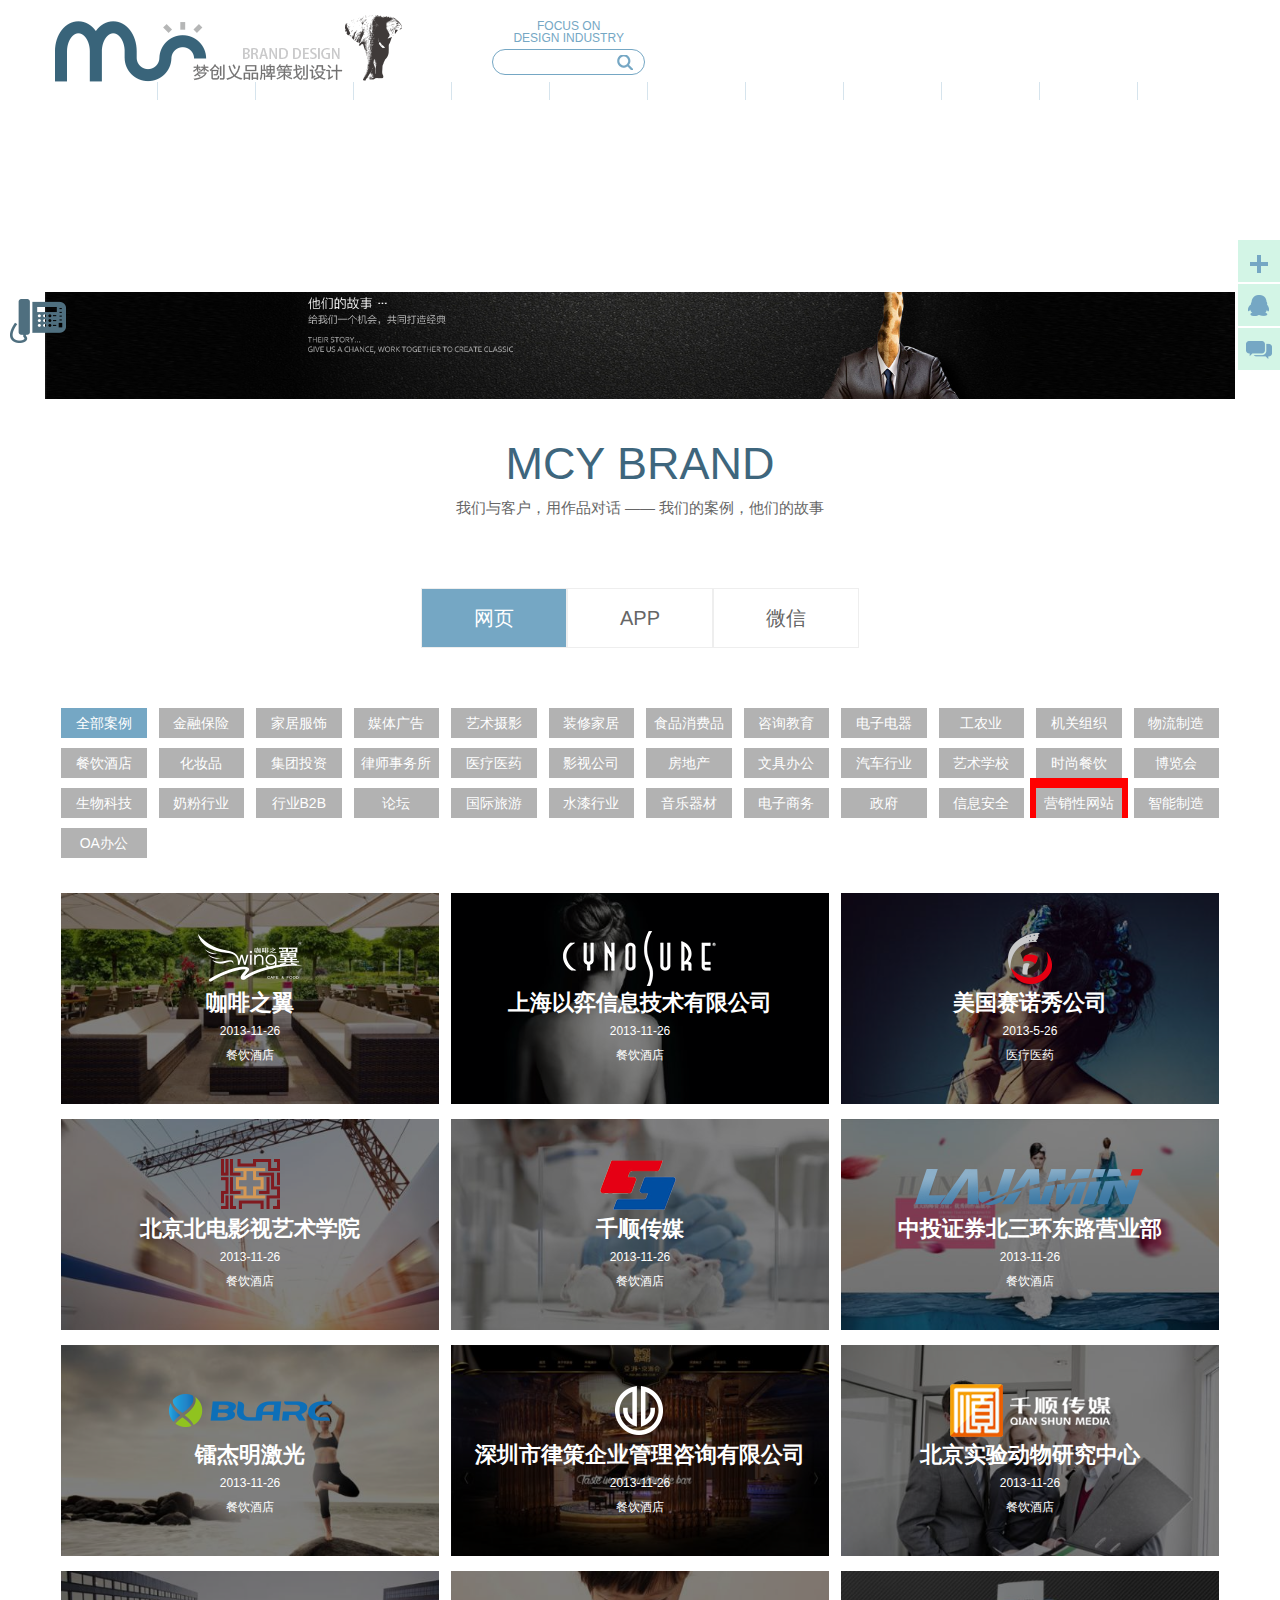
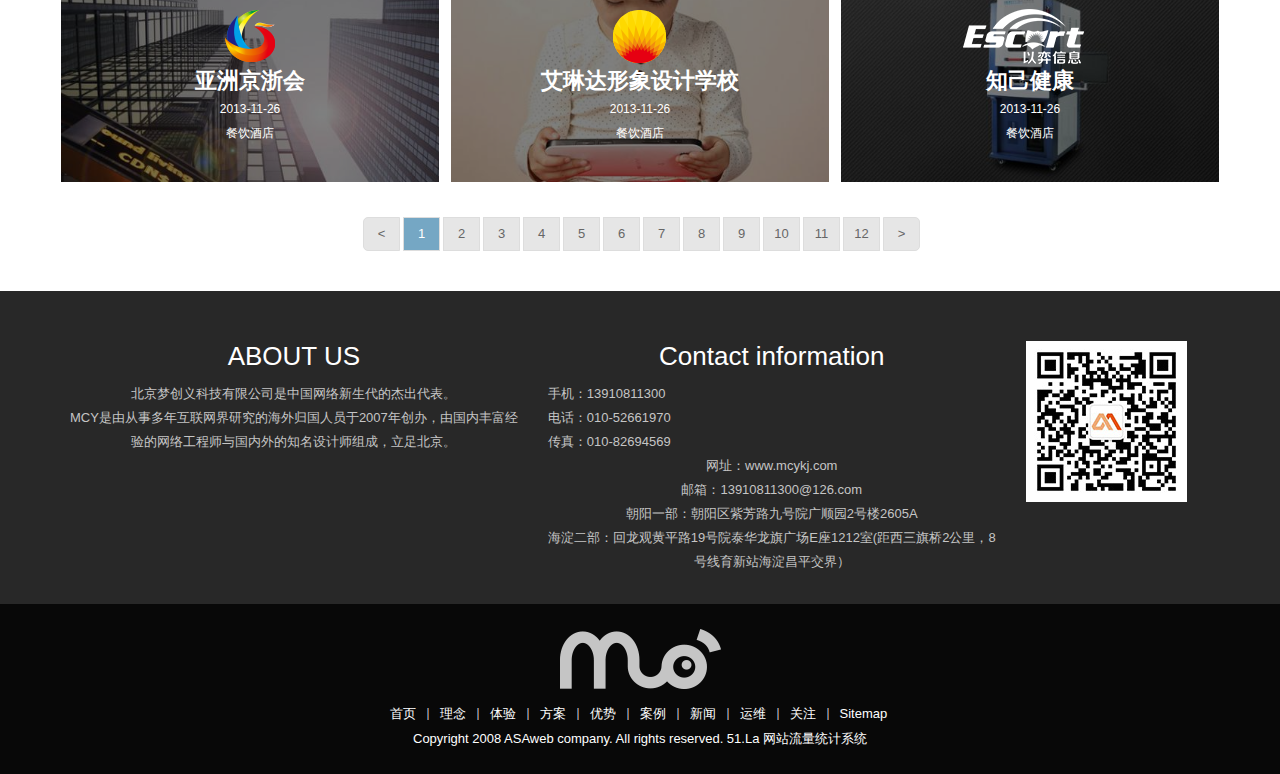
<file: case页面/case.html>
<!DOCTYPE html>
<html>
<head lang="en">
    <meta charset="UTF-8">
    <title>网站设计案例_网站制作案例 - 北京梦创义科技</title>
    <meta name="keywords" content="网站设计案例,网站制作案例"/>
    <meta name="description" content="提供优秀的网站设计案例，网站制作案例有行业B2B、电子商务、行业汽车等成功网站设计案例供你参考。"/>
    <link rel="stylesheet" href="css/base.css"/>
    <link rel="stylesheet" href="css/case.css"/>
    <script src="js/common.js"></script>
</head>
<body>
<!--——————————————头部————————————-->
<div id="header">
    <div class="bx">
        <!-- logo-->
        <div id="logo"><h1><a href="javascript:void(0)"><img src="images/logo.png" alt=""/></a></h1></div>
        <!-- 搜索框-->
        <div id="search">
            <p>FOCUS ON</p>

            <p>DESIGN INDUSTRY</p>

            <div class="search">
                <input type="text" class="left"/>
                <input type="submit" value="" class="right"/>
            </div>
        </div>
        <!-- 导航-->

        <div id="nav">
            <ul>
                <li><a href="javascript:void(0)"><span class="bg1"></span>

                    <div><p>Home<br>首页</p></div></a></li>
                <li><a href="javascript:void(0)"><span class="bg2"></span>

                    <div><p>Service<br>服务</p></div></a></li>
                <li><a href="javascript:void(0)"><span class="bg3"></span>

                    <div><p>Experience<br>体验</p></div></a></li>
                <li><a href="javascript:void(0)"><span class="bg4"></span>

                    <div><p>solution<br>方案</p></div></a></li>
                <li><a href="javascript:void(0)"><span class="bg5"></span>

                    <div><p>Advantage<br>优势</p></div></a></li>
                <li><a href="javascript:void(0)"><span class="bg6"></span>

                    <div><p>Case<br>案例</p></div></a></li>
                <li><a href="javascript:void(0)"><span class="bg7"></span>

                    <div><p>News<br>新闻</p></div></a></li>
                <li><a href="javascript:void(0)"><span class="bg8"></span>

                    <div><p>Marketing<br>运维</p></div></a></li>
                <li><a href="javascript:void(0)"><span class="bg9"></span>

                    <div><p>Attention<br>关注</p></div></a></li>
                <li><a href="javascript:void(0)"><span class="bg10"></span></a></li>
                <li><a href="javascript:void(0)"><span class="bg11"></span></a></li>
            </ul>
        </div>
        <div id="space"></div>
        <div id="menu">
            <ul>
                <li><a href="#">服务理念</a></li>
                <li><a href="#">服务领域</a></li>
            </ul>
            <ul>
                <li><a href="#">沟通</a></li>
                <li><a href="#">实施</a></li>
                <li><a href="#">售后</a></li>
            </ul>
            <ul>
                <li><a href="#">门户信息化</a></li>
                <li><a href="#">企业信息化</a></li>
                <li><a href="#">办公自动化</a></li>
                <li><a href="#">政府信息化</a></li>
                <li><a href="#">人才信息化</a></li>
                <li><a href="#">电子商务</a></li>
                <li><a href="#">移动互联</a></li>
            </ul>
            <ul>
                <li><a href="#">一站式解决</a></li>
                <li><a href="#">互联网思维</a></li>
                <li><a href="#">零风险合作</a></li>
                <li><a href="#">互联网思维</a></li>
            </ul>
            <ul>
                <li><a href="#">网页</a></li>
                <li><a href="#">app</a></li>
                <li><a href="#">微信</a></li>
            </ul>
            <ul>
                <li><a href="#">公司动态</a></li>
                <li><a href="#">需求</a></li>
                <li><a href="#">策划</a></li>
                <li><a href="#">网页设计</a></li>
                <li><a href="#">运营</a></li>
                <li><a href="#">营销</a></li>
            </ul>
            <ul>
                <li><a href="#">网站维护</a></li>
                <li><a href="#">网站优化</a></li>
                <li><a href="#">域名</a></li>
                <li><a href="#">服务器</a></li>
            </ul>
            <ul>
                <li><a href="#">关于我们</a></li>
                <li><a href="#">联系方式</a></li>
                <li><a href="#">咨询留言</a></li>
                <li><a href="#">加入我们</a></li>
            </ul>
        </div>
    </div>

</div>
<script src="js/header.js" charset="utf-8"></script>

<!--——————————banner部分————————————-->
<div id="banner">
    <div class="bx">
        <img src="images/er_bar1.jpg" alt=""/>
    </div>
</div>
<!--mcy brand-->
<div id="brand" class="container">
    <h2>MCY BRAND</h2>

    <p>我们与客户，用作品对话 —— 我们的案例，他们的故事</p>
</div>
<!--case类型-->
<div id="types">
    <ul>
        <li><a href="javascript:void(0)" class="current">网页</a></li>
        <li><a href="javascript:void(0)">APP</a></li>
        <li><a href="javascript:void(0)">微信</a></li>
    </ul>
</div>
<script src="js/list.js"></script>
<!--各个案例分类项目-->
<div id="items" class="container">
    <ul class="clearfloat">
        <li class="first"><a href="javascript:void(0)">全部案例</a></li>
        <li><a href="javascript:void(0)">金融保险</a></li>
        <li><a href="javascript:void(0)">家居服饰</a></li>
        <li><a href="javascript:void(0)">媒体广告</a></li>
        <li><a href="javascript:void(0)">艺术摄影</a></li>
        <li><a href="javascript:void(0)">装修家居</a></li>
        <li><a href="javascript:void(0)">食品消费品</a></li>
        <li><a href="javascript:void(0)">咨询教育</a></li>
        <li><a href="javascript:void(0)">电子电器</a></li>
        <li><a href="javascript:void(0)">工农业</a></li>
        <li><a href="javascript:void(0)">机关组织</a></li>
        <li><a href="javascript:void(0)">物流制造</a></li>
        <li><a href="javascript:void(0)">餐饮酒店</a></li>
        <li><a href="javascript:void(0)">化妆品</a></li>
        <li><a href="javascript:void(0)">集团投资</a></li>
        <li><a href="javascript:void(0)">律师事务所</a></li>
        <li><a href="javascript:void(0)">医疗医药</a></li>
        <li><a href="javascript:void(0)">影视公司</a></li>
        <li><a href="javascript:void(0)">房地产</a></li>
        <li><a href="javascript:void(0)">文具办公</a></li>
        <li><a href="javascript:void(0)">汽车行业</a></li>
        <li><a href="javascript:void(0)">艺术学校</a></li>
        <li><a href="javascript:void(0)">时尚餐饮</a></li>
        <li><a href="javascript:void(0)">博览会</a></li>
        <li><a href="javascript:void(0)">生物科技</a></li>
        <li><a href="javascript:void(0)">奶粉行业</a></li>
        <li><a href="javascript:void(0)">行业B2B</a></li>
        <li><a href="javascript:void(0)">论坛</a></li>
        <li><a href="javascript:void(0)">国际旅游</a></li>
        <li><a href="javascript:void(0)">水漆行业</a></li>
        <li><a href="javascript:void(0)">音乐器材</a></li>
        <li><a href="javascript:void(0)">电子商务</a></li>
        <li><a href="javascript:void(0)">政府</a></li>
        <li><a href="javascript:void(0)">信息安全</a></li>
        <li class="red"><a href="javascript:void(0)">营销性网站</a></li>
        <li><a href="javascript:void(0)">智能制造</a></li>
        <li><a href="javascript:void(0)">OA办公</a></li>
    </ul>
</div>
<script>
//获取ul中的li
var list = $id("items").children[0].children;
//循环遍历每个li
for (var i = 0; i < list.length; i++) {
//判断i,是否为0 或者list.length-3
if (i != 0 && i != list.length - 3) {
//为每个li,注册鼠标进入事件
list[i].onmouseover = function () {
this.children[0].style.background = "#75a7c4";
};
//为每个li,注册鼠标离开事件
list[i].onmouseout = function () {
this.children[0].style.background = "";
};
}
}
</script>

<!--列表图片信息-->
<div id="row" class="container">
    <ul class="clearfloat">
        <li>
            <div><a href="javascript:void(0)"><img src="images/thumb_500__20140819110521248.jpg" alt=""/></a></div>
            <div class="item"><a href="javascript:void(0)"><img src="images/thumb_500__20140819110514612.jpg"
                                                                alt=""/></a></div>
            <div class="info">
                <img src="images/20140819110506316.png" alt=""/>

                <h2><a href="javascript:void(0)">咖啡之翼</a></h2>

                <p>2013-11-26</p>

                <p>餐饮酒店</p>
            </div>
        </li>
        <li>
            <div><a href="javascript:void(0)"><img src="images/thumb_500__20140929015951969.jpg" alt=""/></a></div>
            <div class="item"><a href="javascript:void(0)"><img src="images/thumb_500__20140820053624916.jpg"
                                                                alt=""/></a></div>
            <div class="info">
                <img src="images/20140820053618216.png" alt=""/>

                <h2><a href="javascript:void(0)">上海以弈信息技术有限公司</a></h2>

                <p>2013-11-26</p>

                <p>餐饮酒店</p>
            </div>
        </li>
        <li>
            <div><a href="javascript:void(0)"><img src="images/thumb_500__20140820053629278.jpg" alt=""/></a></div>
            <div class="item"><a href="javascript:void(0)"><img src="images/thumb_500__20140819093507170.jpg"
                                                                alt=""/></a></div>
            <div class="info">
                <img src="images/20140819093452708.png" alt=""/>

                <h2><a href="javascript:void(0)">美国赛诺秀公司</a></h2>

                <p>2013-5-26</p>

                <p>医疗医药</p>
            </div>
        </li>
        <li>
            <div><a href="javascript:void(0)"><img src="images/thumb_500__20150127012340499.jpg" alt=""/></a></div>
            <div class="item"><a href="javascript:void(0)"><img src="images/thumb_500__20150127043711527.jpg"
                                                                alt=""/></a></div>
            <div class="info">
                <img src="images/20150127013310369.png" alt=""/>

                <h2><a href="javascript:void(0)">北京北电影视艺术学院</a></h2>

                <p>2013-11-26</p>

                <p>餐饮酒店</p>
            </div>
        </li>
        <li>
            <div><a href="javascript:void(0)"><img src="images/thumb_500__20150127012843875.jpg" alt=""/></a></div>
            <div class="item"><a href="javascript:void(0)"><img src="images/thumb_500__20150127015116154.jpg"
                                                                alt=""/></a></div>
            <div class="info">
                <img src="images/20150127032046453.png" alt=""/>

                <h2><a href="javascript:void(0)">千顺传媒</a></h2>

                <p>2013-11-26</p>

                <p>餐饮酒店</p>
            </div>
        </li>
        <li>
            <div><a href="javascript:void(0)"><img src="images/thumb_500__20150127015135564.jpg" alt=""/></a></div>
            <div class="item"><a href="javascript:void(0)"><img src="images/thumb_500__20150127012830594.jpg"
                                                                alt=""/></a></div>
            <div class="info">
                <img src="images/20150127024159972.png" alt=""/>

                <h2><a href="javascript:void(0)">中投证券北三环东路营业部</a></h2>

                <p>2013-11-26</p>

                <p>餐饮酒店</p>
            </div>
        </li>
        <li>
            <div><a href="javascript:void(0)"><img src="images/thumb_500__20150127021907671.jpg" alt=""/></a></div>
            <div class="item"><a href="javascript:void(0)"><img src="images/thumb_500__20150127012312842.jpg"
                                                                alt=""/></a></div>
            <div class="info">
                <img src="images/20150127015100566.png" alt=""/>

                <h2><a href="javascript:void(0)">镭杰明激光</a></h2>

                <p>2013-11-26</p>

                <p>餐饮酒店</p>
            </div>
        </li>
        <li>
            <div><a href="javascript:void(0)"><img src="images/thumb_500__20150127023752119.jpg" alt=""/></a></div>
            <div class="item"><a href="javascript:void(0)"><img src="images/thumb_500__20150127013342926.jpg"
                                                                alt=""/></a></div>
            <div class="info">
                <img src="images/20150127021846769.png" alt=""/>

                <h2><a href="javascript:void(0)">深圳市律策企业管理咨询有限公司</a></h2>

                <p>2013-11-26</p>

                <p>餐饮酒店</p>
            </div>
        </li>
        <li>
            <div><a href="javascript:void(0)"><img src="images/thumb_500__20150127032111274.jpg" alt=""/></a></div>
            <div class="item"><a href="javascript:void(0)"><img src="images/thumb_500__20150127021858923.jpg"
                                                                alt=""/></a></div>
            <div class="info">
                <img src="images/20150127043654225.png" alt=""/>

                <h2><a href="javascript:void(0)">北京实验动物研究中心</a></h2>

                <p>2013-11-26</p>

                <p>餐饮酒店</p>
            </div>
        </li>
        <li>
            <div><a href="javascript:void(0)"><img src="images/thumb_500__20150127043721481.jpg" alt=""/></a></div>
            <div class="item"><a href="javascript:void(0)"><img src="images/thumb_500__20150127032056813.jpg"
                                                                alt=""/></a></div>
            <div class="info">
                <img src="images/20150127012818374.png" alt=""/>

                <h2><a href="javascript:void(0)">亚洲京浙会</a></h2>

                <p>2013-11-26</p>

                <p>餐饮酒店</p>
            </div>
        </li>
        <li>
            <div><a href="javascript:void(0)"><img src="images/thumb_500__20150127013342926.jpg" alt=""/></a></div>
            <div class="item"><a href="javascript:void(0)"><img src="images/thumb_500__20140929015939312.jpg"
                                                                alt=""/></a></div>
            <div class="info">
                <img src="images/20150127012244925.png" alt=""/>

                <h2><a href="javascript:void(0)">艾琳达形象设计学校</a></h2>

                <p>2013-11-26</p>

                <p>餐饮酒店</p>
            </div>
        </li>
        <li>
            <div><a href="javascript:void(0)"><img src="images/thumb_500__20140819093507170.jpg" alt=""/></a></div>
            <div class="item"><a href="javascript:void(0)"><img src="images/thumb_500__20150127023740401.jpg"
                                                                alt=""/></a></div>
            <div class="info">
                <img src="images/20140929015843481.png" alt=""/>

                <h2><a href="javascript:void(0)">知己健康</a></h2>

                <p>2013-11-26</p>

                <p>餐饮酒店</p>
            </div>
        </li>
    </ul>
</div>
<script src="js/animation.js"></script>

<!--tab切换-->
<div id="tab" class="container">
    <ul class="clearfloat">
        <li><a href="javascript:void(0)" class="rdo1">&lt;</a></li>
        <li><a href="javascript:void(0)" class="rgb">1</a></li>
        <li><a href="javascript:void(0)">2</a></li>
        <li><a href="javascript:void(0)">3</a></li>
        <li><a href="javascript:void(0)">4</a></li>
        <li><a href="javascript:void(0)">5</a></li>
        <li><a href="javascript:void(0)">6</a></li>
        <li><a href="javascript:void(0)">7</a></li>
        <li><a href="javascript:void(0)">8</a></li>
        <li><a href="javascript:void(0)">9</a></li>
        <li><a href="javascript:void(0)">10</a></li>
        <li><a href="javascript:void(0)">11</a></li>
        <li><a href="javascript:void(0)">12</a></li>
        <li><a href="javascript:void(0)" class="rdo2">&gt;</a></li>
    </ul>
</div>
<script>
    //获取ul
    var ulObj = $id("tab").children[0];
    //获取li
    var list = ulObj.children;
    //循环遍历每个li
    for (var i = 0; i < list.length; i++) {
        //为每个li,注册鼠标进入事件
        list[i].onmouseover = function () {
            this.children[0].style.background = "#75a7c4";
            this.children[0].style.color = "#fff";
        };
        //为每个li,注册鼠标离开事件
        list[i].onmouseout = function () {
            this.children[0].style.background = "";
            this.children[0].style.color = "";
        };
    }

</script>
<!--底部-->
<div id="footer">
    <div class="bx">
        <div class="container clearfloat">
            <!-- about us-->
            <div class="col">
                <h2 class="title">ABOUT US</h2>

                <p>北京梦创义科技有限公司是中国网络新生代的杰出代表。</p>

                <p>
                    MCY是由从事多年互联网界研究的海外归国人员于2007年创办，由国内丰富经<br/>验的网络工程师与国内外的知名设计师组成，立足北京。</p>
            </div>
            <!-- contact information-->
            <div class="col clearfloat">
                <h2 class="title">Contact information</h2>

                <p class="left">手机：13910811300<br/>
                    电话：010-52661970<br/>
                    传真：010-82694569</p>

                <p class="right">
                    网址：www.mcykj.com<br/>
                    邮箱：13910811300@126.com<br/>
                    朝阳一部：朝阳区紫芳路九号院广顺园2号楼2605A<br/>
                    海淀二部：回龙观黄平路19号院泰华龙旗广场E座1212室(距西三旗桥2公里，8<br/>号线育新站海淀昌平交界）</p>
            </div>
            <!-- 二维码-->
            <div class="col">
                <img src="images/ourweixin_161x161.jpg" alt=""/>
            </div>
        </div>
    </div>
</div>
<!--友情链接-->
<div id="friendLink">
    <div class="bx">
        <div class="info">
            <img src="images/fu_logo.png" alt=""/>
            <ul class="links clearfloat">
                <li><a href="javascript:void(0)">首页</a></li>
                <li>｜</li>
                <li><a href="javascript:void(0)">理念</a></li>
                <li>｜</li>
                <li><a href="javascript:void(0)">体验</a></li>
                <li>｜</li>
                <li><a href="javascript:void(0)">方案</a></li>
                <li>｜</li>
                <li><a href="javascript:void(0)">优势</a></li>
                <li>｜</li>
                <li><a href="javascript:void(0)">案例</a></li>
                <li>｜</li>
                <li><a href="javascript:void(0)">新闻</a></li>
                <li>｜</li>
                <li><a href="javascript:void(0)">运维</a></li>
                <li>｜</li>
                <li><a href="javascript:void(0)">关注</a></li>
                <li>｜</li>
                <li><a href="javascript:void(0)">Sitemap</a></li>

            </ul>
            <p>Copyright 2008 ASAweb company. All rights reserved. 51.La 网站流量统计系统</p>
        </div>
    </div>
</div>
<!--左侧固定电话-->
<div id="phone">
    <div id="phone1">
        <img src="images/phone_img.png" alt=""/>
    </div>
    <div id="phone2"><img src="images/phone_bg.png" alt=""/></div>
</div>
<script src="js/leftPhone.js"></script>
<!--右侧固定联系方式-->
<div id="sideBar">
    <ul>
        <li class="plus"><a href="javascript:void(0)"></a></li>
        <li class="qq">
            <a href="javascript:void(0)">
                <div class="top"></div>
                <div class="bottom"></div>
            </a>
        </li>
        <li class="note">
            <a href="javascript:void(0)">
                <div class="top"></div>
                <div class="bottom"></div>
            </a>
        </li>
    </ul>
</div>
<script src="js/sideBar.js"></script>
</body>
</html>
</file>
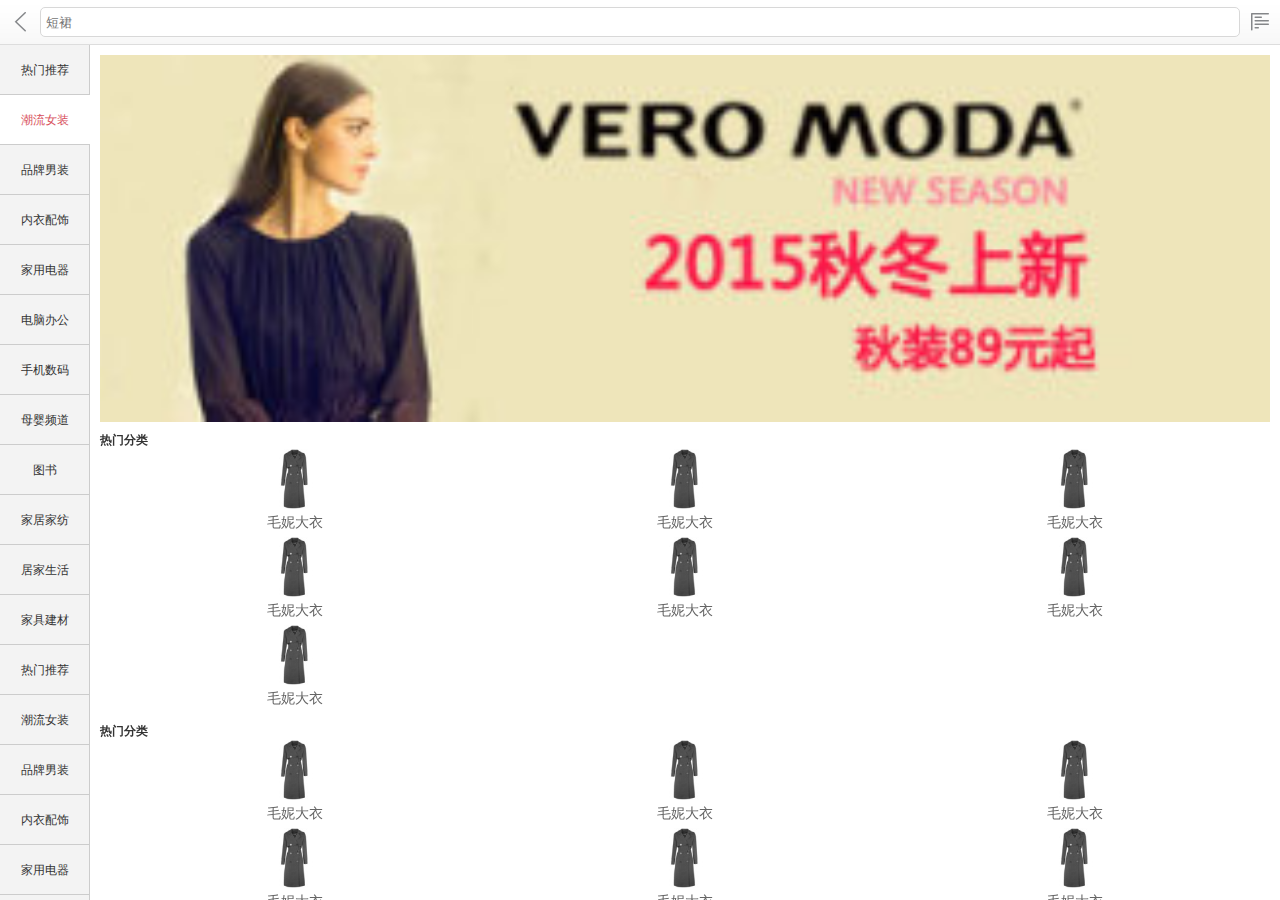
<file: jdMsite 流式布局/category.html>
<!DOCTYPE html>
<html lang="en">
<head>
    <meta charset="UTF-8">
    <!--<meta name="viewpoint" content="width=device-width;initial-scale=1.0;user-scalable=0">-->
    <meta name="viewport"
          content="width=device-width, user-scalable=no, initial-scale=1.0, maximum-scale=1.0, minimum-scale=1.0">
    <title>京东分类</title>
    <link rel="stylesheet" href="css/base.css">
    <link rel="stylesheet" href="css/category.css">
</head>
<body>
<!--全屏容器-->
<div class="jd_container">
    <!--头部搜索-->
    <header class="jd_topBar">
        <a href="javascript:;" class="icon_back"></a>
        <form action="#">
            <input type="search" placeholder="短裙">
        </form>
        <a href="javascript:;" class="icon_menu"></a>
    </header>
    <!--分类容器-->
    <div class="jd_category">
        <!--左侧下拉列表-->
        <div class="jd_cate_left">
            <ul>
                <li><a href="javascript:;">热门推荐</a></li>
                <li class="now"><a href="javascript:;">潮流女装</a></li>
                <li><a href="javascript:;">品牌男装</a></li>
                <li><a href="javascript:;">内衣配饰</a></li>
                <li><a href="javascript:;">家用电器</a></li>
                <li><a href="javascript:;">电脑办公</a></li>
                <li><a href="javascript:;">手机数码</a></li>
                <li><a href="javascript:;">母婴频道</a></li>
                <li><a href="javascript:;">图书</a></li>
                <li><a href="javascript:;">家居家纺</a></li>
                <li><a href="javascript:;">居家生活</a></li>
                <li><a href="javascript:;">家具建材</a></li>
                <li><a href="javascript:;">热门推荐</a></li>
                <li><a href="javascript:;">潮流女装</a></li>
                <li><a href="javascript:;">品牌男装</a></li>
                <li><a href="javascript:;">内衣配饰</a></li>
                <li><a href="javascript:;">家用电器</a></li>
                <li><a href="javascript:;">电脑办公</a></li>
                <li><a href="javascript:;">手机数码</a></li>
                <li><a href="javascript:;">母婴频道</a></li>
                <li><a href="javascript:;">图书</a></li>
                <li><a href="javascript:;">家居家纺</a></li>
                <li><a href="javascript:;">居家生活</a></li>
                <li><a href="javascript:;">家具建材</a></li>
            </ul>
        </div>
        <!--右侧内容-->
        <div class="jd_cate_right">
            <div class="jd_cate_right_box">
                <a href="javascript:;" class="banner"><img src="images/banner_1.jpg" alt=""></a>
                <div class="hot">
                    <h3>热门分类</h3>
                    <ul class="clearfix">
                        <li><a href="#"><img src="images/nv-fy.jpg" alt=""><p>毛妮大衣</p></a></li>
                        <li><a href="#"><img src="images/nv-fy.jpg" alt=""><p>毛妮大衣</p></a></li>
                        <li><a href="#"><img src="images/nv-fy.jpg" alt=""><p>毛妮大衣</p></a></li>
                        <li><a href="#"><img src="images/nv-fy.jpg" alt=""><p>毛妮大衣</p></a></li>
                        <li><a href="#"><img src="images/nv-fy.jpg" alt=""><p>毛妮大衣</p></a></li>
                        <li><a href="#"><img src="images/nv-fy.jpg" alt=""><p>毛妮大衣</p></a></li>
                        <li><a href="#"><img src="images/nv-fy.jpg" alt=""><p>毛妮大衣</p></a></li>
                    </ul>
                </div>
                <div class="hot">
                    <h3>热门分类</h3>
                    <ul class="clearfix">
                        <li><a href="#"><img src="images/nv-fy.jpg" alt=""><p>毛妮大衣</p></a></li>
                        <li><a href="#"><img src="images/nv-fy.jpg" alt=""><p>毛妮大衣</p></a></li>
                        <li><a href="#"><img src="images/nv-fy.jpg" alt=""><p>毛妮大衣</p></a></li>
                        <li><a href="#"><img src="images/nv-fy.jpg" alt=""><p>毛妮大衣</p></a></li>
                        <li><a href="#"><img src="images/nv-fy.jpg" alt=""><p>毛妮大衣</p></a></li>
                        <li><a href="#"><img src="images/nv-fy.jpg" alt=""><p>毛妮大衣</p></a></li>
                        <li><a href="#"><img src="images/nv-fy.jpg" alt=""><p>毛妮大衣</p></a></li>
                    </ul>
                </div>
                <div class="hot">
                    <h3>热门分类</h3>
                    <ul class="clearfix">
                        <li><a href="#"><img src="images/nv-fy.jpg" alt=""><p>毛妮大衣</p></a></li>
                        <li><a href="#"><img src="images/nv-fy.jpg" alt=""><p>毛妮大衣</p></a></li>
                        <li><a href="#"><img src="images/nv-fy.jpg" alt=""><p>毛妮大衣</p></a></li>
                        <li><a href="#"><img src="images/nv-fy.jpg" alt=""><p>毛妮大衣</p></a></li>
                        <li><a href="#"><img src="images/nv-fy.jpg" alt=""><p>毛妮大衣</p></a></li>
                        <li><a href="#"><img src="images/nv-fy.jpg" alt=""><p>毛妮大衣</p></a></li>
                        <li><a href="#"><img src="images/nv-fy.jpg" alt=""><p>毛妮大衣</p></a></li>
                    </ul>
                </div>
            </div>
        </div>
    </div>

</div>

<script src="js/common.js"></script>
<!--插件-->
<script src="js/iscroll.js"></script>
<script src="js/category.js"></script>
</body>
</html>
</file>
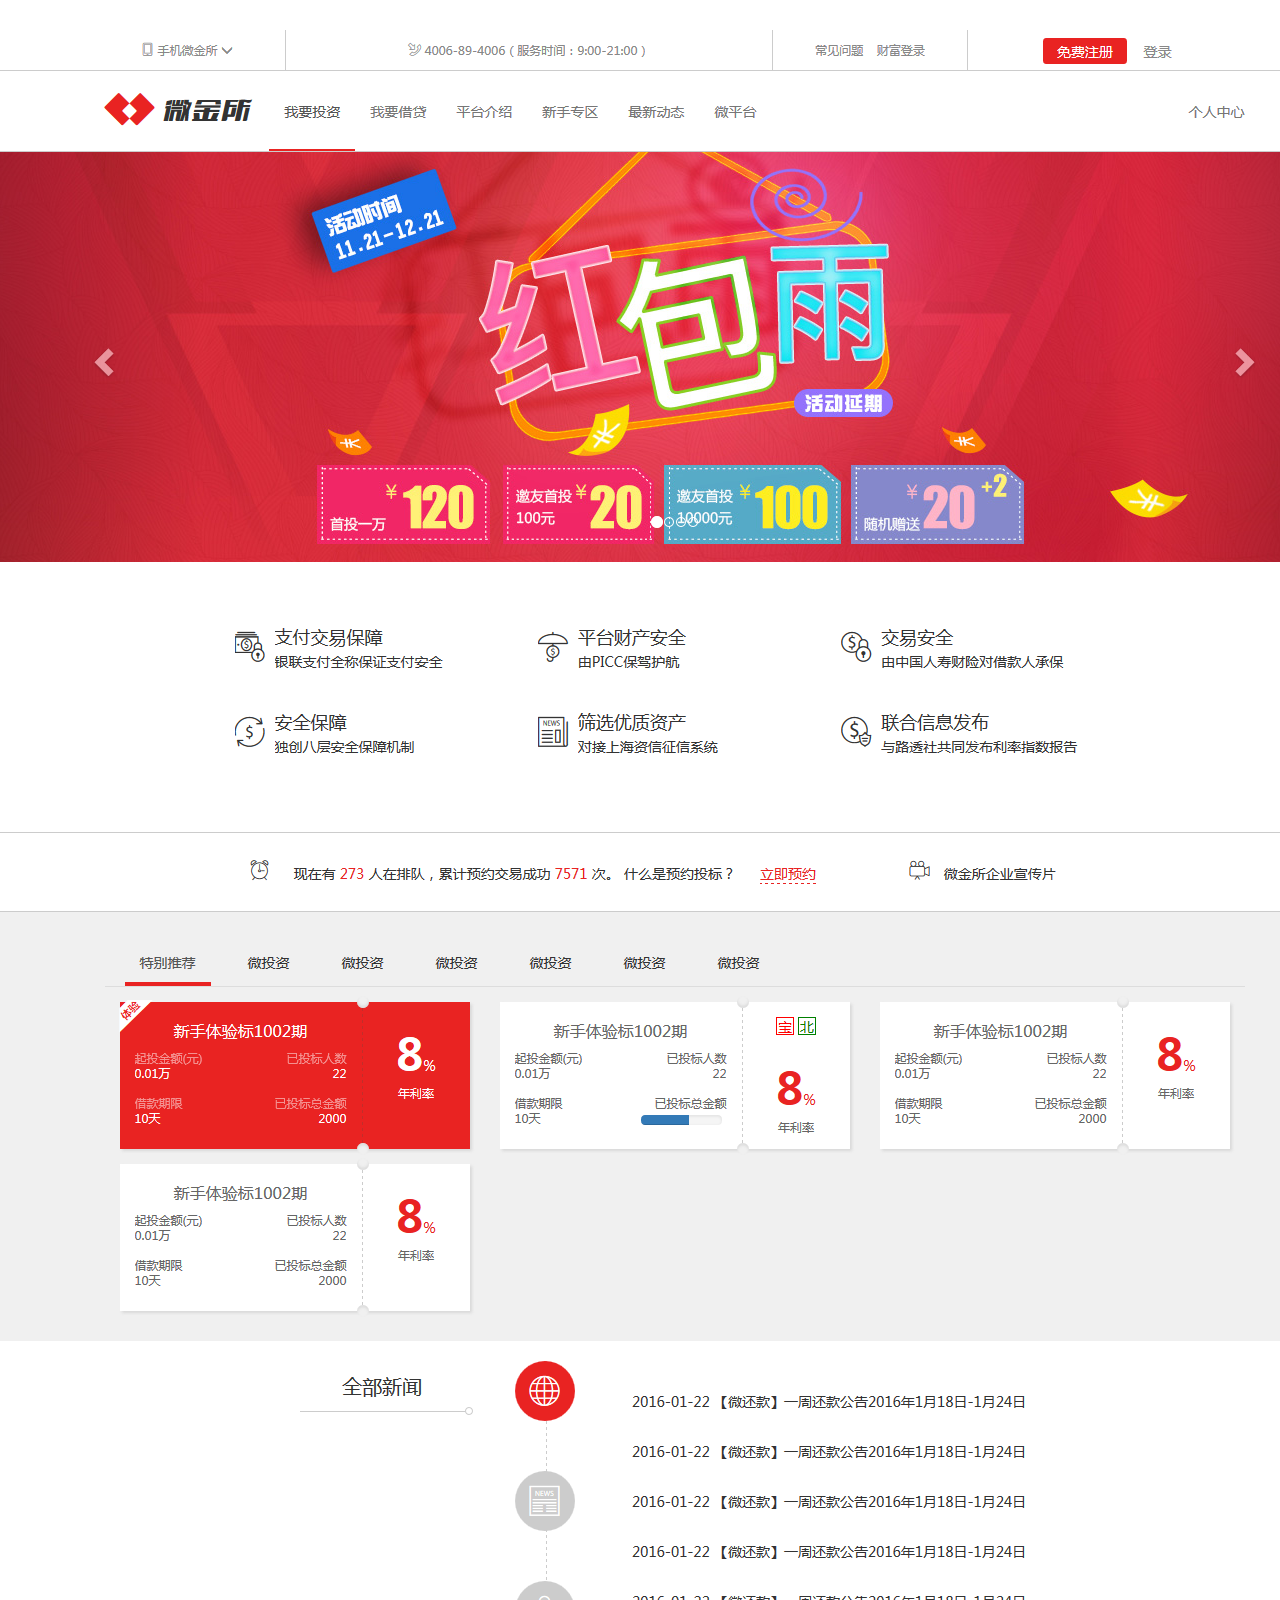
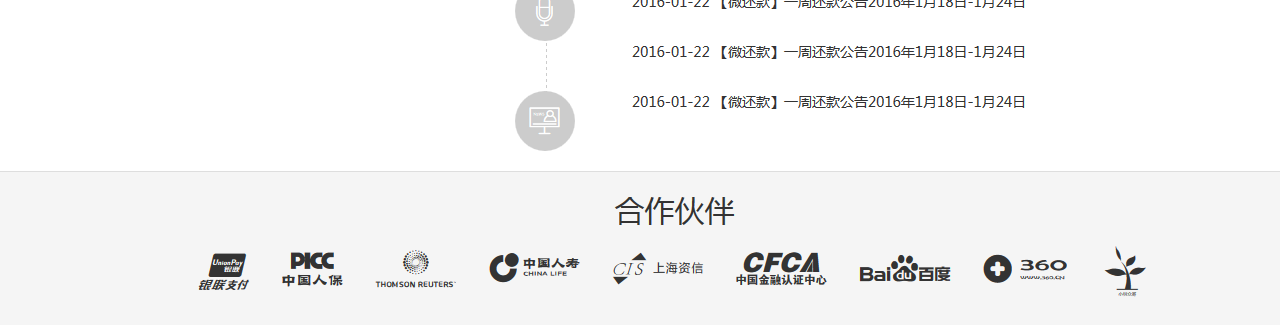
<file: 微金所 bootstrap框架--响应布局/基本模版.html>
<!DOCTYPE html>
<html lang="zh-CN">
<head>
    <!--设置字符编码-->
    <meta charset="utf-8">
    <!--让IE浏览器用最新的渲染引擎去解析页面-->
    <meta http-equiv="X-UA-Compatible" content="IE=edge">
    <!--视口 标准化设置-->
    <meta name="viewport" content="width=device-width, initial-scale=1">
    <!-- 上述3个meta标签*必须*放在最前面，任何其他内容都*必须*跟随其后！ -->
    <title>Bootstrap 101 Template</title>

    <!-- Bootstrap css文件-->
    <link href="lib/bootstrap/css/bootstrap.css" rel="stylesheet">
<!--
    html5shiv.js 让IE8支持语义化标签
    respond.js 让IE8支持媒体查询
-->
    <!-- HTML5 shim and Respond.js for IE8 support of HTML5 elements and media queries -->

    <!--警告：你不能用file://（本地）这个形式打开网页，用服务器形式打开（http://）-->
    <!-- WARNING: Respond.js doesn't work if you view the page via file:// -->

    <!--条件注释 在IE9以下 加载-->
    <!--[if lt IE 9]>
    <script src="assets/html5shiv/html5shiv.min.js"></script>
    <script src="assets/respond/respond.min.js"></script>
    <![endif]-->
</head>
<body>



<h1 class="text-hide">imgCustom heading</h1>
<img src="效果图.png" class="text-hide" alt="">
<!-- 基于jQuery -->
<script src="lib/jquery/jquery.min.js"></script>
<script src="lib/bootstrap/js/bootstrap.min.js"></script>

</body>
</html>
</file>
<file: jdMsite 流式布局/css/index.css>
body {
    background: #f5f5f5;
}

/*主体容器*/
.jd_layout {
    width: 100%;
    margin: 0 auto;
    max-width: 640px;
    min-width: 320px;
}

/*顶部搜索框*/
.jd_search {
    width: 100%;
    position: fixed;
    left: 0;
    top: 0;
    z-index: 1;
}

.jd_search .jd_search_box {
    width: 100%;
    max-width: 640px;
    min-width: 320px;
    height: 40px;
    margin: 0 auto;
    background: rgba(201, 21, 35,0);
    position: relative;
}

.jd_search .jd_search_box .icon_logo {
    position: absolute;
    left: 10px;
    top: 4px;
    width: 60px;
    height: 36px;
    background-position: 0 -103px;
}

.jd_search .jd_search_box form {
    width: 100%;
    padding-left: 75px;
    padding-right: 50px;
    position: relative;
}

.jd_search .jd_search_box form .icon_search {
    position: absolute;
    width: 20px;
    height: 20px;
    left: 80px;
    top: 10px;
    background-position: -60px -109px;
}

.jd_search .jd_search_box form input {
    padding-left: 30px;
    width: 100%;
    height: 30px;
    margin-top: 5px;
    border-radius: 15px;
}

.jd_search .jd_search_box .login {
    position: absolute;
    right: 0;
    top: 0;
    width: 50px;
    height: 40px;
    color: #fff;
    text-align: center;
    line-height: 40px;
}

/*banner*/
.jd_banner {
    width: 100%;
    overflow: hidden;
    position: relative;
}

/*轮播图*/
.jd_banner ul:first-child {
    width: 1000%;
    transform: translateX(-10%);
    /*兼容*/
    -webkit-transform: translateX(-10%);
}

.jd_banner ul:first-child li {
    float: left;
    width: 10%;

}

.jd_banner ul:first-child li a {
    display: block;
    width: 100%;
}

.jd_banner ul:first-child li a img {
    display: block;
    width: 100%;
}

/*按钮*/
.jd_banner ul:last-child {
    position: absolute;
    left: 50%;
    height: 6px;
    width: 118px;
    margin-left: -59px;
    bottom: 6px;
}

.jd_banner ul:last-child li {
    float: left;
    width: 6px;
    height: 6px;
    border-radius: 3px;
    margin-left: 10px;
    border: 1px solid #fff;

}

.jd_banner ul:last-child li:first-child {
    margin-left: 0;
}

.jd_banner ul:last-child li.now {
    background: #fff;
}

/*nav*/
.jd_nav {
    width: 100%;

}

.jd_nav ul {
    width: 100%;
    background: #fff;
    border-bottom: 1px solid #ccc;
    padding-top: 10px;
}

.jd_nav ul li {
    width: 25%;
    float: left;
    padding-bottom: 10px;
}

.jd_nav ul li a {
    display: block;
    width: 100%;
    margin: 0 auto;
}

.jd_nav ul li a img {
    display: block;
    width: 40px;
    height: 40px;
    margin: 0 auto;
}

.jd_nav ul li a p {
    width: 100%;
    text-align: center;
    margin: 5px 0;
}

/*product*/
.jd_product {
    padding: 0 5px;
}

.jd_product .jd_product_box {
    box-shadow: 0 0 3px #ccc;
    margin-top: 10px;
    background: #fff;
    min-height: 200px;
}

/*秒杀*/
.jd_product .jd_product_box .title.nb {
    border-bottom: none;

}

.jd_product .jd_product_box .title.nb::before {
    width: 0;
}

.jd_product .jd_product_box .nb a:first-child {
    display: block;
    line-height: 34px;
    padding: 0 10px;
    float: left;
}

.jd_product .jd_product_box .nb a:first-child img:first-child {
    width: 15px;
    vertical-align: middle;
}

.jd_product .jd_product_box .nb a:first-child img:last-child {
    width: 69px;
    vertical-align: middle;
}

.jd_product .jd_product_box .nb .seckill_timer {
    float: left;
    line-height: 34px;
}

.jd_product .jd_product_box .nb .seckill_timer .separator {
    float: left;
    margin: 0 2px;
}

.jd_product .jd_product_box .nb .seckill_timer .time {
    float: left;
    margin-top: 10px;
}

.jd_product .jd_product_box .nb .seckill_timer .time span {
    float: left;
    width: 15px;
    height: 15px;
    line-height: 15px;
    text-align: center;
    color: #fff;
    background: #5d5d5d;
    border-radius: 3px;
}

.jd_product .jd_product_box .nb .seckill_timer .time span:first-child {
    margin-right: 2px;
}

.jd_product .jd_product_box .nb .more {
    float: right;
    padding-right: 20px;
    color: #ccc;
    position: relative;
}

.jd_product .jd_product_box .nb .more::after {
    content: "";
    position: absolute;
    width: 8px;
    height: 14px;
    right: 8px;
    top: 9px;
    background: url("../images/sprites.png") no-repeat -185px -50px/200px 200px;
}

.jd_product .jd_product_box .content ul li {
    float: left;
    width: 33.33%;
}
.jd_product .jd_product_box  .seckill ul li a img{
    width:64%;
}
.jd_product .jd_product_box .content ul li:nth-child(2) a {
    border-left: 1px solid #ccc;
    border-right: 1px solid #ccc;
}

.jd_product .jd_product_box .content ul li a {
    display: block;
    width: 100%;
}

.jd_product  .content ul li a img {
    display: block;
    width: 110px;
    margin: 0 auto;

}

.jd_product .jd_product_box .content ul li p em {
}

.jd_product .jd_product_box .content ul li p:nth-last-child(2) {
    width: 100%;
    color: red;
    text-align: center;
    margin-top: 10px;
    font-size: 14px;
}

.jd_product .jd_product_box .content ul li p:last-child {
    width: 100%;
    color: #666;
    text-align: center;
    font-size: 10px;
}

.jd_product .jd_product_box .title {
    height: 34px;
    line-height: 34px;
    border-bottom: 1px solid #ccc;
    position: relative;
}

.jd_product .jd_product_box .title h3 {
    font-weight: normal;
    padding-left: 23px;
}

.jd_product .jd_product_box .title::before {
    content: "";
    position: absolute;
    height: 12px;
    width: 3px;
    left: 10px;
    top: 11px;
    background: #d8505c;
}

.wid_50 {
    width: 50%;
    display: block;
}

.wid_50 img {
    width: 100%;
    display: block;
}

.bb {
    border-bottom: 1px solid #ccc;
}

.br {
    border-right: 1px solid #ccc;
}

.bt {
    border-top: 1px solid #ccc;
}

.bl {
    border-left: 1px solid #ccc;
}
</file>
<file: JingDong/css/base.css>
* {
    margin: 0;
    padding: 0
}

em, s,i {
    font-style: normal
}

li {
    list-style: none
}

img {
    border: 0;
    vertical-align: middle
}

button {
    cursor: pointer
}

a {
    color: #666;
    text-decoration: none
}

a:hover {
    color: #c81623
}

button, input {
    font-family: Microsoft YaHei, tahoma, arial, Hiragino Sans GB, \\5b8b\4f53, sans-serif
}

body {

    background-color: #f6f6f6;
    font: 12px/1.5 Microsoft YaHei, tahoma, arial, Hiragino Sans GB, \\5b8b\4f53, sans-serif;
    color: #666;
    min-width:1190px;
}

.hide, .none {
    display: none
}

.clearfix:after {
    visibility: hidden;
    clear: both;
    display: block;
    content: ".";
    height: 0
}

.clearfix {
    *zoom: 1
}

.fl {
    float: left;
}

.fr {
    float: right;
}

/*����*/
.w {
    width: 1190px;
    margin: 0 auto;
}
</file>
<file: JingDong/css/index.css>
/* ??????????????????????????start???????????????????? */
#ad {
    height:80px;
    background:#ed5b34;
}
#ad .w {
    position:relative;
}
#ad .w a {
    display:block;
    height:80px;
    background:url(../img/index/gg.jpg) no-repeat;
}
#ad .w a span {
    display:block;
    width:150px;
    height:80px;
    background:url(../img/index/618.jpg);
}
#ad .w i {
    width:15px;
    height:15px;
    background:rgba(0,0,0,.3);
    color:#fff;
    /*line-heigt:15px;*/
    text-align:center;
    position:absolute;
    top:0;
    right:0;
    font:bold 12px/15px micrsoft yahei;
    cursor:pointer;
}
/* ??????????????????????????end???????????????????? */


/*???????????????????????????start???????????????????? */
#shortcut {
    height:30px;
    background:#e3e4e5;
    border-bottom:1px solid #dde0e0;
}
/*???*/
#shortcut .w .fl {
    margin-left:200px;
}
#shortcut .w .fl .location {
    padding:0 7px 0 26px;
    background:url(../img/index/location.png) no-repeat 9px center;
    line-height:30px;
}
/*???*/
#shortcut .w .fr ul li {
    float:left;
    line-height:30px;
    padding:0 12px;
}
#shortcut .w .fr ul li.line {
    width:1px;
    height:10px;
    background:#ccc;
    padding:0;
    margin-top:12px;
}
#shortcut .w .fr ul li i {
    display:inline-block;
    width:15px;
    height:7px;
    font:15px/15px simsun;
    position:relative;
    overflow:hidden;
    margin-left:5px
}
#shortcut .w .fr ul li i span {
    position:absolute;
    top:-7px;
}
#shortcut .w .fr ul .sjjd {
    position:relative;
}
#shortcut .w .fr ul li .two-code {
    position:absolute;
    background:url(../img/index/2wm.png);
    width:60px;
    height:60px;
    top:30px;
    left:50%;
    margin-left:-30px;
    cursor:pointer;
}
#shortcut .w .fr ul .sjjd i.triangle {
    position:absolute;
    border: 7px solid #e3e4e5;
    border-bottom-color: #fff;
    width:0;
    height:0;
    bottom:0;
    left:50%;
    margin-left:-7px;
}
/* ???????????????????????????end???????????????????? */




/*  ??????????????????????????start???????????????????? */
#header .w {
    position:relative;
    height:140px;
}
/*???logo*/
#header .fl {
    height:140px;
    width:190px;
}
#header .fl h1 {
    position:relative;
}
#header .fl h1 a {
    display:block;
    width:190px;
    height:171px;
    background:url(../img/index/logo.gif);
    font-size:0;
    position:absolute;
    top:-31px;
}
/*???*/
#header .fr {
    width:1000px;
    height:140px;
}
#header .fr .top-section {
    padding-left:130px;
    padding-top:25px;
    padding-bottom:22px;
}
#header .fr .top-section .search {
    float:left;
    width:550px;
    height:35px;
    position:relative;
}
#header .fr .top-section .search input {
    width:493px;
    height:33px;
    border:1px solid #f10215;
    float:left;
    padding-left:5px;
}
#header .fr .top-section .search button {
    width:50px;
    height:35px;
    background:#f10215 url(../img/index/search.png) no-repeat center center;
    border:0;
    float:left;
}
#header .fr .top-section .search .photo {
    position:absolute;
    width:19px;
    height:15px;
    background:url(../img/index/sprite-photo-search.png) no-repeat 0 0;
    top:10px;
    right:65px;
}
#header .fr .top-section .search .photo:hover {
    background-position:-30px 0;
}
#header .fr .top-section .shopping {
    float:left;
    margin-left:30px;
    width:134px;
    height:32px;
    border:1px solid #e3e4e5;
    padding-left:55px;
    position:relative;
    background:#fff;
}
#header .fr .top-section .shopping a {
    color:#e01222;
    float:left;
    line-height:32px;

}
#header .fr .top-section .shopping a span {
    background:url(../img/index/car.png) no-repeat;
    float:left;
    width:16px;
    height:16px;
    margin-top:8px;
    margin-right:8px;
}
#header .fr .top-section .shopping .count {
    position:absolute;
    width:15px;
    height:15px;
    background:#f10215;
    color:#fff;
    text-align:center;
    font:bold 12px/15px micrsoft yahei;
    border-radius:40% 40% 50% 50%;
    top:5px;
    right:30px;
    cursor:pointer;
}
#header .fr .top-section .hotwords {
    float:left;
}
#header .fr .top-section .hotwords li {
    float:left;
    line-height:30px;
}
#header .fr .top-section .hotwords li+li {
    margin-left:10px;
}
#header .fr .top-section .hotwords .style-red a {
    color:#f10215;
}
#header .fr .bottom-section {
    margin-left:40px;
}
#header .fr .bottom-section li {
    float:left;
}
#header .fr .bottom-section li+li {
    margin-left:32px;
}
#header .fr .bottom-section li a {
    font:bold 16px micrsoft yahei;
    color:#555;
}
#header .fr .bottom-section li a:hover {
    color:#f10215;
}
#header .fr .bottom-section .line {
    border-left:1px solid #ccc;
    height:10px;
    margin:4px -12px 0 20px;
}
#header .w .free {
    position:absolute;
    width:190px;
    height:40px;
    background:url(../img/index/free.gif);
    bottom:10px;
    right:10px;
}
/* ??????????????????????????end???????????????????? */



/*  ???????????????????????????start???????????????????? */
#focus {
    background:url(../img/index/brand.png) no-repeat center center;
    height:480px;
    margin-bottom:10px;
}
/*???*/
#focus .fl {
    width:190px;
    height:480px;
    background:#6e6568;
}
#focus .fl ul {
    padding-top:15px;
}
#focus .fl li {
    padding-left:12px;
    height:28px;
}
#focus .fl li a {
    color:#fff;
    font-size:14px;
    line-height:28px;
}
#focus .fl li span {
    color:#fff;
    padding:0 4px;
    line-height:28px;
}
#focus .fl li:hover {
    background:rgba(255,255,255,0.3)
}
#focus .fl li a:hover {
    color:#f10215;
}
/*?в?*/
#focus .mid {
    float:left;
    margin-left:10px;
}
#focus .mid .banner {
    position:relative;
}
#focus .mid .banner .small618 {
    position:absolute;
    width:75px;
    height:100px;
    background:url(../img/index/618c.png);
    top:0;
    left:20px;
}

/*z??????*/
#focus .mid .banner .btn {
    width:30px;
    height:60px;
    position:absolute;
    color:#fff;
    font:bold 22px/60px simsun;
    background:rgba(0,0,0,.3);
    text-align:center;
    top:50%;
    margin-top:-30px;
    cursor:pointer;
    display:none;
}
#focus .mid .banner .btn-r {
    right:0;
}
#focus .mid .banner .btn:hover {
    background:rgba(0,0,0,.7);
}
#focus .mid .banner:hover .btn {
    display:block;
}
#focus .mid .banner .circle {
    width:182px;
    position:absolute;
    height:20px;
    background:rgba(255,255,255,0.3);
    bottom:20px;
    left:50%;
    margin-left:-91px;
    border-radius:10px;
}
#focus .mid .banner .circle li {
    float:left;
    width:12px;
    height:12px;
    background:#fff;
    border-radius:50%;
    margin-top:5px;
    cursor:pointer;
}
#focus .mid .banner .circle li+li {
    margin-left:10px;
}
#focus .mid .banner .circle li.first {
    margin-left:8px;
}
#focus .mid .banner .circle li.style-red {
    background:#db192a;
}
#focus .mid .fb {
   margin-top:10px;
}
#focus .mid .fb .fbl {
    float:left;
}
#focus .mid .fb .fbr {
    float:right;
}
/*???*/
#focus .fr {
    width:190px;
    background:#fff;
    height:480px;
}
#focus .fr .fr-top {
    height:85px;
    border-bottom:1px solid #e6e6e6;
    padding:15px;
}
#focus .fr .fr-top .login .login-l {
    width:40px;
    height:40px;
    background:url(../img/index/icon1.png) no-repeat -70px 0;
    margin:0 8px 10px 0;
    padding:5px;
    float:left;
}
#focus .fr .fr-top .login .login-l a {
    display:block;
    height:40px;
    background:url(../img/index/no_login1.png) no-repeat center center;
    border-radius:50%;
}
#focus .fr .fr-top .login .login-r {
    float:right;
    margin-top:5px;
}
/*#focus .fr .fr-top .prize {*/
    /*float:left;*/
/*}*/
#focus .fr .fr-top .prize div {
    float:left;
    border:2px solid #e01222;
    width:70px;
    height:22px;
    background:#fff;
    color:#e01222;
    font-size:10px;
    text-align:center;
    line-height:22px;
}
#focus .fr .fr-top .prize .plus {
   float:right;
    margin-right:3px;
}
#focus .fr .fr-mid {
    padding:0 15px;
}
#focus .fr .fr-mid .tit {
    border-bottom:1px solid #e6e6e6;
    height:26px;
    line-height:26px;
}
#focus .fr .fr-mid .tit li.sales {
    float:left;
    border-bottom:2px solid #e01222;
    cursor:pointer;
}
#focus .fr .fr-mid .tit li.line {
    float:left;
    width:1px;
    height:16px;
    background:#ccc;
    margin:5px 16px 0 12px;
}
#focus .fr .fr-mid .tit li.notice {
    float:left;
    cursor:pointer;
}
#focus .fr .fr-mid .tit li.more {
    float:right;
}
#focus .fr .fr-mid .content {
    padding:12px 0 20px;
}
#focus .fr .fr-mid .content li {
    line-height:24px;
}
#focus .fr .fr-bottom {
    overflow:hidden;
}
#focus .fr .fr-bottom ul {
    width:192px;
}
#focus .fr .fr-bottom li {
    float:left;
    width:47px;
    height:69px;
    border-top:1px solid #ccc;
    border-right:1px solid #ccc;
    text-align:center;

}
#focus .fr .fr-bottom li a {
    display:block;
    margin-top:15px;
    position:relative;
    height:54px;
}
#focus .fr .fr-bottom li a i {
    height:30px;
    position:absolute;
    top:0;
    left:50%;
}
#focus .fr .fr-bottom li a span {
    position:absolute;
    top:30px;
    left:0;
    width:47px;
}
#focus .fr .fr-bottom li a i.fee {
    width:15px;
    height:21px;
    background:url(../img/index/sprite_fs@1x.png) no-repeat -4px -88px;
    margin-left:-7px;
}
#focus .fr .fr-bottom li a i.plane {
    width:20px;
    height:20px;
    background:url(../img/index/sprite_fs@1x.png) no-repeat -2px -45px;
    margin-left:-10px;
}
#focus .fr .fr-bottom li a i.hotel {
    width:18px;
    height:20px;
    background:url(../img/index/sprite_fs@1x.png) no-repeat -46px -90px;
    margin-left:-9px;
}
#focus .fr .fr-bottom li a i.game {
    width:24px;
    height:13px;
    background:url(../img/index/sprite_fs@1x.png) no-repeat -88px -5px;
    margin-left:-12px;
    top:50%;
    margin-top:-24px;
}
#focus .fr .fr-bottom li a i.qyg {
    width:23px;
    height:17px;
    background:url(../img/index/sprite_fs@1x.png) no-repeat -88px -46px;
    margin-left:-12px;
}
#focus .fr .fr-bottom li a i.oil {
    width:20px;
    height:20px;
    background:url(../img/index/sprite_fs@1x.png) no-repeat -2px -2px;
    margin-left:-10px;
}
#focus .fr .fr-bottom li a i.film {
    width:22px;
    height:14px;
    background:url(../img/index/sprite_fs@1x.png) no-repeat -44px -48px;
    margin-left:-12px;
    top:50%;
    margin-top:-25px;
}
#focus .fr .fr-bottom li a i.train{
    width:15px;
    height:25px;
    background:url(../img/index/sprite_fs@1x.png) no-repeat -93px -88px;
    margin-left:-7px;
}
#focus .fr .fr-bottom li a i.zc{
    width:19px;
    height:21px;
    background:url(../img/index/sprite_fs@1x.png) no-repeat -134px -0px;
    margin-left:-10px;
}
#focus .fr .fr-bottom li a i.money{
    width:17px;
    height:23px;
    background:url(../img/index/sprite_fs@1x.png) no-repeat -135px -45px;
    margin-left:-8px;
}
#focus .fr .fr-bottom li a i.gift{
    width:22px;
    height:14px;
    background:url(../img/index/sprite_fs@1x.png) no-repeat -133px -92px;
    margin-left:-10px;
    top:50%;
    margin-top:-25px;
}
#focus .fr .fr-bottom li a i.white{
    width:15px;
    height:22px;
    background:url(../img/index/sprite_fs@1x.png) no-repeat -48px 0;
    margin-left:-8px;
}
/*??*/
#focus .fr .fr-bottom li.sub {
    position:relative;
}
#focus .fr .fr-bottom li.sub em {
    position:absolute;
    width:15px;
    height:16px;
    background:#f10215;
    color:#fff;
    padding-bottom:8px;
    top:0;
    right:0;
}
#focus .fr .fr-bottom li.sub em s {
    position:absolute;
    border:6px solid transparent;
    border-bottom:6px solid #fff;
    bottom:0;
    left:2px;
}
/*  ???????????????????????????end???????????????????? */



/*??????????????????????????start????????????????????*/
#secondkill .w{
    background:#e01222;
    position:relative;
}
#secondkill .w .lefttop {
    position:absolute;
    left:0;
    top:0;
    width:20px;
    height:20px;
    background:url(../img/index/zb_03.png);
}
#secondkill .w .clock {
    position:absolute;
    left:30px;
    top:8px;
    width:38px;
    height:38px;
    background:url(../img/index/sprite_index@1x.png) no-repeat 0 -40px;
}
#secondkill .w .title h2 {
    padding-left:74px;
    float:left;
}
#secondkill .w  .title h2 a {
    color:#fff;
    font:26px/55px  fzzhengheis-el-gbregular;
}
#secondkill .title .low {
    color:#fff;
    float:left;
    line-height:55px;
    margin-left:12px;
    font-size:14px;
}
#secondkill .title .lt {
    width:16px;
    height:16px;
    float:left;
    border-radius:50%;
    border:1px solid #fff;
    text-align:center;
    color:#fff;
    font:14px/16px simsun;
    margin-top:19px;
    margin-left:5px;
}
/*???*/
#secondkill .title .overtime {
    float:right;
    margin-right:20px;
    color:#fff;
    font-size:14px;
}
#secondkill .title .overtime li {
    float:left;
    margin-top:10px;
}
#secondkill .title .overtime span {
    margin-top:25px;
}
#secondkill .title .overtime ul {
    margin:0 8px;
}
#secondkill .title .overtime .time {
    width:35px;
    height:37px;
    background:#440106;
    border-radius:3px;
    text-align:center;
    font:bold 24px/37px simsun;
    color:#f90013;
}
#secondkill .title .overtime .dot {
    position:relative;
    width:12px;
    height:37px;
}
#secondkill .title .overtime .dot i{
    width:5px;
    height:5px;
    background:#440106;
    border-radius:50%;
    position:absolute;
    left:50%;
    margin-left:-2px;
}
#secondkill .title .overtime .dot .s {
    top:12px;
}
#secondkill .title .overtime .dot .x {
    top:22px;
}
/*????*/
#secondkill .content {
    background:#fff;
    position:relative;
}
#secondkill .content ul {
    padding:11px 0;
    background:#fff;
}
#secondkill .content ul li {
    float:left;
    height:227px;
    width:169px;
    padding:0 15px;
}
#secondkill .content ul li +li {
    border-left:1px solid #e7e7e7;
}
#secondkill .content ul li .s {
    height:165px;
    position:relative;
    line-height:165px;
    text-align:center;
}
#secondkill .content ul li .s .shadow {
    position:absolute;
    width:140px;
    height:5px;
    background:url(../img/index/sprite_index@1x.png) no-repeat -35px -15px;
    bottom:15px;
    left:27px;
}
#secondkill .content ul li a {
    word-break:break-all;
}
#secondkill .content ul li .jg {
    margin-top:5px;
}
#secondkill .content ul li .jg span {
    color:#f10215;
}
#secondkill .content ul li .jg i {
    color:#f10215;
    font:bold 22px simsun;
}
#secondkill .content ul li .s .icon {
    position:absolute;
    width:30px;
    height:40px;
    background:url(../img/index/sprite_index@1x.png) no-repeat -54px -40px;
    top:0;
    left:0;
}
#secondkill .content ul li .s .icon span {
    color:#fff;
    line-height:32px;
    display:block;
}
#secondkill .content>img {
    padding: 11px 10px 11px 0;
}
/*??????*/
#secondkill .content .btn {
    width:20px;
    height:50px;
    position:absolute;
    top:50%;
    margin-top:-25px;
    background:rgba(0,0,0,.1);
    text-align:center;
    font:26px/50px simsun;
    display:none;
}
#secondkill .content .btn-l {
    left:0
}
#secondkill .content .btn-r {
    right:200px;
}
#secondkill .content:hover .btn {
    display:block;
}
/*??????????????????????????end????????????????????*/





/*???????????????????????????start????????????????????*/
#enjoy {
    height:580px;
    background:url(../img/index/636.png) no-repeat center center;

}
#enjoy .w {
    margin-top:20px;
    height:573px;
    padding:7px 0 0 188px;
    width:1002px;
    position:relative;
}
#enjoy .w>a {
    position:absolute;
    left:-16px;
    top:35px;
    height:500px;
    width:223px;
    background:url(../img/index/5930ce9fN252cfad7.png) no-repeat 0 0;
}
#enjoy .w li {
    float:left;
    margin:10px 10px 0 0;
}
#enjoy .w li:hover {
    opacity:0.8;
}
/*???????????????????????????end????????????????????*/





/*?????????????????????????????start????????????????????*/
#jxyp {
    margin-top:25px;
}

#jxyp .w>div {
    width:390px;
    height:444px;
    float:left;
    background:#fff;
    margin-right:10px;
}
/*??????*/
#jxyp .w div .box-hd {
    height:55px;
    padding:0 20px 0 30px;
    background:#398b94;
    position:relative;
    color:#fff;
}
/*?????????????????*/
#jxyp .w div .box-hd i.xb {
    position:absolute;
    border-top:18px solid #f6f6f6;
    border-right:18px solid transparent;
    top:0;
    left:0;
}
#jxyp .w div .box-hd i.sb {
    position:absolute;
    width:13px;
    height:14px;
    background:url(../img/index/sprite_index@1x.png) no-repeat -197px -103px;
    top:4px;
    left:4px;
}
#jxyp .w div .box-hd h3 {
    font:26px/55px fzzhengheis-el-gbregular;
    float:left;
}
#jxyp .w div .box-hd a {
    float:right;
    color:#fff;
    margin-top:22px;
    padding-right:20px;
    position:relative;
}
#jxyp .w div .box-hd a span {
    position:absolute;
    width:14px;
    height:14px;
    border:1px solid #fff;
    border-radius:8px;
    text-align:center;
    line-height:14px;
    right:0;
    top:0;
    font-family:simsun,micrsoft yahei;
}
/*???????*/
#jxyp .fxhh .box-bd {
    padding:10px;
    overflow:hidden;
}
#jxyp .fxhh .box-bd li {
    float:left;
    width:195px;
    height:120px;
    border-right:1px solid #e7e7e7;
    border-bottom:1px solid #e7e7e7;

}
#jxyp .fxhh .box-bd li a {
    position:relative;
    display:block;
    height:120px;
}
#jxyp .fxhh .box-bd li a p {
    position:absolute;
    width:75px;
    color:#4998a1;
    font-size:14px;
    top:20px;
    left:22px;
}
#jxyp .fxhh .box-bd li a img {
    position:absolute;
    width:80px;
    bottom:10px;
    right:10px;

}
#jxyp .fxhh .box-bd li a:hover img {
    transform:translateY(-10px);
}
#jxyp .fxhh .box-bd ul {
    width:392px;
}
#jxyp .fxhh .box-bd li.side-r {
    margin-right:-10px;


}
#jxyp .fxhh .box-bd li.side-r img {
    right:25px;
    bottom:5px;
}
#jxyp .fxhh .box-bd li.nobo {
    border-bottom:none;
}
/*??????*/
/*????*/
#jxyp .w .ypzh .box-hd {
    background:#6f3c82;
}
#jxyp .w .ypzh .box-hd i.sb {
    background:url(../img/index/sprite_index@1x.png) no-repeat -7px -167px;
}
/*????*/
#jxyp .w .ypzh .box-bd {
    padding:0 22px;
    position:relative;
}
#jxyp .w .ypzh .box-bd .info{
    padding:57px 0 19px 0;
    position:relative;
}
#jxyp .w .ypzh .box-bd .info a {
    display:block;

}
#jxyp .w .ypzh .box-bd .info a:hover {
    color:#666;
}
#jxyp .w .ypzh .box-bd .info a p {
    position:absolute;
    top:20px;
    left:2px;
    font-size:14px;
}
/*#jxyp .w .ypzh .box-bd .bd-top {*/
    /*border-bottom:1px solid #e7e7e7;*/
/*}*/
#jxyp .w .ypzh .box-bd .info img {
    float:left;
    width:110px;
}
#jxyp .w .ypzh .box-bd .info img+img {
    margin-left:5px;
}
#jxyp .w .ypzh .box-bd .line {
    height:1px;
    background:#e7e7e7;
    width:330px;
    margin:0 auto;
}
/*?л????*/
#jxyp .ypzh .box-bd ul {
    position:absolute;
    bottom:0;
    left:50%;
    margin-left:-4px;
}
#jxyp .ypzh .box-bd ul li {
    float:left;
    width:8px;
    height:8px;
    background:#c8c8c8;
    border-radius:50%;
    margin-right:14px;
}
#jxyp .ypzh .box-bd ul li.style-red {
    background:#e01222;
    margin-right:0;
}
/*??????*/
#jxyp .ypzh .box-bd .btn {
    width:20px;
    height:50px;
    text-align:center;
    line-height:50px;
    position:absolute;
    top:50%;
    margin-top:-25px;
    background:#f3f2f3;
    visibility:hidden;
    font-family:simsun;
}
#jxyp .ypzh .box-bd .btn-l {
    left:0;
}
#jxyp .ypzh .box-bd .btn-r {
    right:0;
}
#jxyp .ypzh .box-bd:hover .btn {
    visibility:visible;
}
#jxyp .ypzh .box-bd .btn:hover {
    color:#f10215;
}
/*???а?*/
#jxyp .w .rank {
    float:right;
    margin-right:0;
}
/*????*/
#jxyp .w .rank .box-hd {
    background:#e76f05;
}
#jxyp .w .rank .box-hd i.sb {
    background:url(../img/index/sprite_index@1x.png) no-repeat -197px -7px;
}
/*????*/
#jxyp .w .rank .box-bd {
    padding:0 10px;
}
/*tab*/
#jxyp .w .rank .box-bd .tab {
    width:388px;

}
#jxyp .w .rank .box-bd .tab li {
    float:left;
    padding:6px 0;
    border-bottom:1px solid #e7e7e7;
    position:relative;
}
#jxyp .w .rank .box-bd .tab li.one a {
    width:66px;
}
#jxyp .w .rank .box-bd .tab li.last a {
    width:70px;
}
#jxyp .w .rank .box-bd .tab li+li a {
    border-left:1px solid #e7e7e7;
}
#jxyp .w .rank .box-bd .tab li a {
    display:block;
    height:19px;
    width:77px;
    line-height:19px;
    text-align:center;
    font-size:14px;
}
#jxyp .w .rank .box-bd .tab .active {
    width:58px;
    height:2px;
    background:#f10124;
    position:absolute;
    left:0;
    bottom:0;
}
/*???*/
#jxyp .w .rank .box-bd .items {
    padding-top:10px;
}
#jxyp .w .rank .box-bd .items li {
    float:left;
    height:166px;
    width:122px;
    border-left:1px solid #e7e7e7;

}
#jxyp .w .rank .box-bd .items li a {
    display:block;
    height:140px;
    margin-top:12px;
    text-align:center;
    position:relative;
}
#jxyp .w .rank .box-bd .items li a img {
    width:100px;
    margin-bottom:13px;
}
#jxyp .w .rank .box-bd .items li a p {
    padding:0 11px;
}
#jxyp .w .rank .box-bd .items li .rank1 {
    position: absolute;
    width: 30px;
    height: 40px;
    background:url(../img/index/sprite_index@1x.png) no-repeat -104px -39px;
    text-align:center;
    color:#fff;
    font:bold 24px/42px simsun;
    top:0;
    left:0;
}
#jxyp .w .rank .box-bd .items .item1 {
    border-left:none;
    border-bottom:1px solid #e7e7e7;
}
#jxyp .w .rank .box-bd .items .item2,#jxyp .w .rank .box-bd .items .item3 {
    border-bottom:1px solid #e7e7e7;
}
#jxyp .w .rank .box-bd .items .item2 .rank1 {
    background-position:-50px -100px;
}
#jxyp .w .rank .box-bd .items .item3 .rank1 {
    background-position:0 -100px;
}
#jxyp .w .rank .box-bd .items .item4 {
    border-left:none;
}
#jxyp .w .rank .box-bd .items .hs .rank1 {
    background-position:-100px -100px;
}
/*?????????????????????????????end????????????????????*/




/*??????????????????????????????start????????????????????*/
#coupons {
    margin-top:28px;
    margin-bottom:30px;
}
#coupons ul {
    background:#fff;
}
#coupons li {
    float:left;
    width:199px;
    /*height:215px;*/
}
#coupons li a {
    display:block;
}
/*???????*/
#coupons .first {
    width:190px;
    background:#ea3524;
}
#coupons .first a {
    color:#fff;
    padding:27px 0 0 27px;
    height:188px;
}
#coupons .first a h3 {
    font:26px fzzhengheis-el-gbregular;
}
#coupons .first a i {
    display:block;
    width:48px;
    height:3px;
    background:#fff;
    margin:15px 0 24px;
}
#coupons .first a .see {
    padding:5px 0 23px;
}
#coupons .first a .btn {
    width:121px;
    height:26px;
    border:2px solid #fff;
    line-height:26px;
    padding-left:15px;
    position:relative;
}
#coupons .first a .btn span {
    position:absolute;
    width:15px;
    height:15px;
    border:1px solid #fff;
    border-radius:50%;
    line-height:15px;
    text-align:center;
    font-family:simsun;
    top:5px;
    right:15px;
}
/*????*/
#coupons .quan {
    padding:10px 0;
}
#coupons .quan+.quan a {
    border-left:1px solid #e7e7e7;
}
#coupons .quan a {
    height:195px;
    position:relative;
    font-size:10px;
}
#coupons .quan a img {
    width:140px;
    position:absolute;
    top:35px;
    right:15px;
}
#coupons .quan a:hover img {
    transform:translateX(25px);
    opacity:0.5;
}
#coupons .quan a .content {
    width:100px;
    height:177px;
    top:15px;
    left:15px;
    position:absolute;
    border-top:3px solid #ea3524;
    color:#f10124;
    background:#fff;
}
#coupons .quan a .content .price span {
    font:bold 40px simsun,micrsoft yahei;
}
#coupons .quan a .content .wz1 {
    padding:0 13px 0 5px;
}
#coupons .quan a .content .line {
    border-top:3px dotted #e9e9e9;
    margin-top:5px;
}
#coupons .quan a .content .wz2 {
    height:52px;
    background:#e7e7e7;
    padding:10px 20px 0 10px;
    color:#666;
}
#coupons .quan a .content .btn {
    height:26px;
    background:#ea3524;
    color:#fff;
    text-align:center;
    line-height:26px;
}
/*??????????????????????????????end????????????????????*/




/* ????????????????????????????start????????????????????*/
#separate {
    height: 100px;
    background:#e0e0e0;
}
#separate a {
    float:left;
}
/* ????????????????????????????end????????????????????*/




/*????????????????????????????start????????????????????-*/
#enjoy_quality {
    padding-bottom:20px;
}
#enjoy_quality .box-hd {
    height:85px;
}
#enjoy_quality .box-hd .dd {
    width:500px;
    float:left;
    border-top:3px dotted #e7e7e7;
    margin-top:48px;
}
#enjoy_quality .box-hd .rt {
    float:right;
}
#enjoy_quality .box-hd h3 {
    float:left;
    margin:33px 0 0 45px;
    font:26px fzzhengheis-el-gbregular;
}
/*????*/
#enjoy_quality .box-bd li {
    width:390px;
    height:170px;
    float:left;
    margin:0 10px 10px 0;
}
#enjoy_quality .box-bd li a {
    display:block;
    position:relative;
}
#enjoy_quality .box-bd li img {
    width:390px;
    height:170px;
}
#enjoy_quality .box-bd li .info {
    position:absolute;
    width:120px;
    height:125px;
    top:0;
    left:0;
    background:#72bb91;
    color:#fff;
    padding:45px 0 0 20px;
    font-size:14px;
}
#enjoy_quality .box-bd li .info .new {
    width:100px;
    height:40px;
    border-top:2px solid #fff;
    border-bottom:2px solid #fff;
    text-align:center;
    font:22px/40px micrsoft yahei;
    margin-bottom:10px;
}
#enjoy_quality .box-bd li.item2 .info {
    background:#dcd178;
}
#enjoy_quality .box-bd li.item3 {
    width:390px;
    height:350px;
    float:right;
    margin-right:0;
    position:relative;

 }
#enjoy_quality .box-bd li.item3 a {
    color:#fff;
}
#enjoy_quality .box-bd li.item3 img {
    width:390px;
    height:350px;
}
/*???*/
#enjoy_quality .box-bd li.item3 .live {
    position:absolute;
    left:0;
    top:0;
    width:321px;
    height:38px;
    background:rgba(0,0,0,.7);
    padding:0 44px 0 25px;
    line-height:38px;
    font-size:16px;
}
#enjoy_quality .box-bd li.item3 .live span {
    float:right;
    font-size:12px;
}
#enjoy_quality .box-bd li.item3 .live i {
    width:16px;
    height:16px;
    background:url(../img/index/sprite_index@1x.png) no-repeat -154px -40px;
    position:absolute;
    right:18px;
    top:11px;
}
#enjoy_quality .box-bd li.item3 a>i {
    position:absolute;
    width:65px;
    height:65px;
    border-radius:50%;
    background:rgba(255,255,255,0.8);
    left:50%;
    margin-left:-32px;
    top:50%;
    margin-top:-32px;
    text-align:center;
    font:bold 30px/65px simsun;
}
#enjoy_quality .box-bd li.item3 a .cnt {
    position:absolute;
    text-align:center;
    width:100%;
    bottom:40px;
    font-size:14px;
}
#enjoy_quality .box-bd li.item3 a .cnt .one {
    font-size:16px;
    font-weight:bold;
}
/*tab*/
#enjoy_quality .box-bd li.item3 a .tabd {
    position:absolute;
    bottom:15px;
    left:50%;
    margin-left:-37px;
}
#enjoy_quality .box-bd li.item3 a .tabd li {
    float:left;
    width:7px;
    height:7px;
    border-radius:50%;
    background:#fff;
    margin:0;
}
#enjoy_quality .box-bd li.item3 a .tabd li+li {
    margin:0 0 0 10px;
}
#enjoy_quality .box-bd li.item3 a .tabd .style-red {
    background:#f10124;
}
/*???*/
#enjoy_quality .box-bd li.item3 a>.btn {
    width:20px;
    height:50px;
    position:absolute;
    top:50%;
    margin-top:-25px;
    /*left:0;*/
    background:rgba(0,0,0,.5);
    font:14px/50px simsun;
    text-align:center;
    display:none;
}
#enjoy_quality .box-bd li.item3 a>.btn-r {
    right:0;
}
#enjoy_quality .box-bd li.item3:hover .btn {
    display:block;
}
#enjoy_quality .box-bd li.item4 .info {
    background:#5c5566;
}
#enjoy_quality .box-bd li.item5 .info {
    background:#498b94;
}
#enjoy_quality .box-bd li.item8 {
    width:190px;
}
#enjoy_quality .box-bd li.item8 img {
    width:190px;
}
#enjoy_quality .box-bd li.item8 a .info {
    padding:10px 0 0 0;
    width:190px;
    height:70px;
    left:0;
    top:90px;
    background:rgba(175,73,67,.8);
    text-align:center;

}
#enjoy_quality .box-bd li.item8 a .info .new {
    margin:0 auto;
    height:30px;
    font:bold 16px/30px micrsoft yahei;
}
#enjoy_quality .box-bd li.item8 a .info .ltt {
    line-height:36px;
}
#enjoy_quality .box-bd li.item9 {
    margin-right:0;
}
/*????????????????????????????end????????????????????-*/




/*?????????????????????????????start????????????????????-*/
#lovelife .box-hd {
    height:85px;
}
#lovelife .box-hd .dd {
    width:500px;
    float:left;
    border-top:3px dotted #e7e7e7;
    margin-top:48px;
}
#lovelife .box-hd .rt {
    float:right;
}
#lovelife .box-hd h3 {
    float:left;
    margin:33px 0 0 45px;
    font:26px fzzhengheis-el-gbregular;
}
/*????*/
#lovelife .box-bd {
    margin-bottom:30px;
}
#lovelife .box-bd .bd-left .hd {
    height: 58px;
    background:#9d4175;
    width:545px;
    padding:0 20px 0 25px;
}
#lovelife .box-bd .bd-left .hd a {
    color:#fff;
}
#lovelife .box-bd .bd-left .hd h3 {
    float:left;

}
#lovelife .box-bd .bd-left .hd h3 a {
    font:22px/58px \5b8b\4f53,arial;
}
/*?????*/
#lovelife .box-bd .bd-left .hd .ewm {
    float:left;
    margin:20px 0 0 16px;
    position:relative;
}
#lovelife .box-bd .bd-left .hd .xl {
    position:absolute;
    border:10px solid transparent;
    border-bottom:10px solid #fff;
    left:0;
    bottom:-17px;
    display:none;
}
#lovelife .box-bd .bd-left .hd .ewmx {
    position:absolute;
    top:38px;
    left:-27px;
    width:80px;
    display:none;
}
#lovelife .box-bd .bd-left .hd .ewm:hover .ewmx {
    display:block;
}
#lovelife .box-bd .bd-left .hd .ewm:hover .xl {
    display:block;
}
/*?б?*/
#lovelife .box-bd .bd-left .hd ul {
    float:right;
    margin-top:17px;
}
#lovelife .box-bd .bd-left .hd ul li {
    float:left;
    width:44px;
    height:24px;
    text-align:center;
    background:rgba(255,255,255,.2);
    border:1px solid #c187af;
    line-height:24px;
}
#lovelife .box-bd .bd-left .hd ul li+li {
    margin-left:10px;
}
/*????*/
#lovelife .box-bd .bd-left {
    float:left;
}
#lovelife .box-bd .bd-left .bd {
    background:#fff;
    width:590px;
}
#lovelife .box-bd .bd-left .bd li {
    float:left;
    margin:10px 0 0 10px;
}
#lovelife .box-bd .bd-left .bd li a {
    display:block;
}
#lovelife .box-bd .bd-left .bd .item1 img{
    width:180px;
    height:260px;
}
#lovelife .box-bd .bd-left .bd .item2 {
    width:378px;
    height:260px;
}
#lovelife .box-bd .bd-left .bd .item2 a {
    float:left;
    width:188px;
    height:130px;
    border-right:1px solid #e7e7e7;
    border-bottom:1px solid #e7e7e7;
    position:relative;
}
#lovelife .box-bd .bd-left .bd .item2 a.bor {
    border-right:none;
}
#lovelife .box-bd .bd-left .bd .item2 a.bob {
    border-bottom:none;
}
#lovelife .box-bd .bd-left .bd .item2 a img {
    width:100px;
    position:absolute;
    bottom:10px;
    right:5px;
}
#lovelife .box-bd .bd-left .bd .item2 a .style-color {
    position:absolute;
    top:30px;
    left:25px;
    line-height:1;
    color:#c187af;
    font-size:14px;
}
#lovelife .box-bd .bd-left .bd .item2 a .style-norm {
    position:absolute;
    top:52px;
    left:25px;
    line-height:1;
    color:#666;
}
#lovelife .box-bd .bd-left .bd .item3 img{
    width:183px;
    height:130px;
}
#lovelife .box-bd .bd-left .bd .brands {
    padding:10px 0 12px 10px ;
}
#lovelife .box-bd .bd-left .bd .brands a {
    float:left;
}
#lovelife .box-bd .bd-left .bd .brands span {
    float:left;
    margin-top:5px;
    width:1px;
    height:20px;
    background:#e7e7e7;
}
#lovelife .box-bd .bd-left .bd .brands img {
    width:94px;
    height:33px;
}
#lovelife .box-bd .bd-right {
    float:right;
}
#lovelife .box-bd .bd-right .hd {
    background:#ca365a;
}
#lovelife .box-bd .bd-left .hd ul li {
    border:1px solid #de7b95;
}


/*???????*/
/*???*/
#lovelife .lovefood .hd {
    height: 58px;
    background:#ebad29;
    padding:0 20px 0 25px;
    margin-top:30px;
}
#lovelife .lovefood .hd a {
    color:#fff;
}
#lovelife .lovefood .hd h3 {
    float:left;
}
#lovelife .lovefood .hd h3 a {
    font:22px/58px \5b8b\4f53,arial;
}
/*?????*/
#lovelife .lovefood .hd .ewm {
    float:left;
    margin:20px 0 0 16px;
    position:relative;
}
#lovelife .lovefood .hd .xl {
    position:absolute;
    border:10px solid transparent;
    border-bottom:10px solid #fff;
    left:0;
    bottom:-17px;
    display:none;
}
#lovelife .lovefood .hd .ewmx {
    position:absolute;
    top:38px;
    left:-27px;
    width:80px;
    display:none;
}
#lovelife .lovefood .hd .ewm:hover .ewmx {
    display:block;
}
#lovelife .lovefood .hd .ewm:hover .xl {
    display:block;
}
/*?б?*/
#lovelife .lovefood .hd ul {
    float:right;
    margin-top:17px;
}
#lovelife .lovefood .hd ul li {
    float:left;
    height:24px;
    background:rgba(255,255,255,.2);
    border:1px solid #f9d661;
    line-height:24px;
    padding:0 10px;
}
#lovelife .lovefood .hd ul li+li {
    margin-left:10px;
}
/*????*/
#lovelife .lovefood {
    margin-bottom:30px;
}
/*?????*/
#lovelife .lovefood .bd-left {
    float:left;
}
#lovelife .lovefood .bd{
    background:#fff;
    width:590px;
}
#lovelife .lovefood .bd li {
    float:left;
    margin:10px 0 0 10px;
}
#lovelife .lovefood .bd li a {
    display:block;
}
#lovelife .lovefood .bd .item1 img{
    width:180px;
    height:260px;
}
#lovelife .lovefood .bd .item2 {
    width:378px;
    height:260px;
}
#lovelife .lovefood .bd .item2 a {
    float:left;
    width:188px;
    height:130px;
    border-right:1px solid #e7e7e7;
    border-bottom:1px solid #e7e7e7;
    position:relative;
}
#lovelife .lovefood .bd .item2 a.bor {
    border-right:none;
}
#lovelife .lovefood .bd .item2 a.bob {
    border-bottom:none;
}
#lovelife .lovefood .bd .item2 a img {
    width:100px;
    position:absolute;
    bottom:10px;
    right:5px;
}
#lovelife .lovefood .bd .item2 a .style-color {
    position:absolute;
    top:30px;
    left:25px;
    line-height:1;
    color:#c187af;
    font-size:14px;
}
#lovelife .lovefood .bd .item2 a .style-norm {
    position:absolute;
    top:52px;
    left:25px;
    line-height:1;
    color:#666;
}
#lovelife .lovefood .bd .item3 img{
    width:183px;
    height:130px;
}
#lovelife .lovefood .bd .brands {
    padding:10px 0 12px 10px ;
}
#lovelife .lovefood .bd .brands a {
    float:left;
}
#lovelife .lovefood .bd .brands span {
    float:left;
    margin-top:5px;
    width:1px;
    height:20px;
    background:#e7e7e7;
}
#lovelife .lovefood .bd .brands img {
    width:94px;
    height:33px;
}


/*?????*/
#lovelife .lovefood .bd-right {
    float:right;
}
#lovelife .lovefood .bd-right .item2 {
    width:188px;
    height:260px;
}
#lovelife .lovefood .bd-right .item2 a {
    border:none;
}
#lovelife .lovefood .bd-right .item2 a.xhx {
    border-bottom:1px solid #e7e7e7;
}


/*?????*/
/*?????*/
#lovelife .lovegames {
    float:left;

}
/*???*/
#lovelife .lovegames .hd {
    height: 58px;
    background:#ebad29;
    padding:0 20px 0 25px;
}
#lovelife .lovegames .hd a {
    color:#fff;
}
#lovelife .lovegames .hd h3 {
    float:left;
}
#lovelife .lovegames .hd h3 a {
    font:22px/58px \5b8b\4f53,arial;
}
/*?????*/
#lovelife .lovegames .hd .ewm {
    float:left;
    margin:20px 0 0 16px;
    position:relative;
}
#lovelife .lovegames .hd .xl {
    position:absolute;
    border:10px solid transparent;
    border-bottom:10px solid #fff;
    left:0;
    bottom:-17px;
    display:none;
}
#lovelife .lovegames .hd .ewmx {
    position:absolute;
    top:38px;
    left:-27px;
    width:80px;
    display:none;
}
#lovelife .lovegames .hd .ewm:hover .ewmx {
    display:block;
}
#lovelife .lovegames .hd .ewm:hover .xl {
    display:block;
}
/*?б?*/
#lovelife .lovegames .hd ul {
    float:right;
    margin-top:17px;
}
#lovelife .lovegames .hd ul li {
    float:left;
    height:24px;
    background:rgba(255,255,255,.2);
    border:1px solid #f9d661;
    line-height:24px;
    padding:0 10px;
}
#lovelife .lovegames .hd ul li+li {
    margin-left:10px;
}
/*????*/
#lovelife .lovegames .bd{
    background:#fff;
    width:390px;
}
#lovelife .lovegames .bd li {
    float:left;
    margin:10px 0 0 10px;
}
#lovelife .lovegames .bd li a {
    display:block;
}
#lovelife .lovegames .bd .item1 img{
    width:180px;
    height:260px;
}
#lovelife .lovegames .bd .item2 {
    width:177px;
    height:260px;
}
#lovelife .lovegames .bd .item2 a {
    float:left;
    width:177px;
    height:130px;
    border-bottom:1px solid #e7e7e7;
    position:relative;
}
#lovelife .lovegames .bd .item2 a.bob {
    border-bottom:none;
}
#lovelife .lovegames .bd .item2 a img {
    width:100px;
    position:absolute;
    bottom:10px;
    right:5px;
}
#lovelife .lovegames .bd .item2 a .style-color {
    position:absolute;
    top:30px;
    left:25px;
    line-height:1;
    color:#c187af;
    font-size:14px;
    z-index:1;
}
#lovelife .lovegames .bd .item2 a .style-norm {
    position:absolute;
    top:52px;
    left:25px;
    line-height:1;
    color:#666;
}
#lovelife .lovegames .bd .item3 img{
    width:183px;
    height:130px;
}
#lovelife .lovegames .bd .item4 {
    width:177px;
    overflow:hidden;
}
#lovelife .lovegames .bd .brands {
    padding:10px 0 12px 10px ;
}
#lovelife .lovegames .bd .brands a {
    float:left;
}
#lovelife .lovegames .bd .brands span {
    float:left;
    margin-top:5px;
    width:1px;
    height:20px;
    background:#e7e7e7;
}
#lovelife .lovegames .bd .brands img {
    width:94px;
    height:33px;
}
#lovelife .mid {
    margin:0 10px;
}
/*?????????????????????????????end????????????????????-*/





/*????????????????????????????start????????????????????*/
#special {
    margin-bottom:30px;
}
#special .box-hd,#mores .box-hd {
    height:85px;
}
#special .box-hd .dd,#mores .box-hd .dd {
    width:500px;
    float:left;
    border-top:3px dotted #e7e7e7;
    margin-top:48px;
}
#special .box-hd .rt,#mores .box-hd .rt {
    float:right;
}
#special .box-hd h3,#mores .box-hd h3 {
    float:left;
    margin:33px 0 0 45px;
    font:26px fzzhengheis-el-gbregular;
}
/*????*/
#special .box-bd li {
    float:left;
    width: 160px;
    height:140px;
}
#special .box-bd li+li {
    margin-left:10px;
}
#special .box-bd li a {
    display:block;
    position:relative;
}
#special .box-bd li a .info {
    position:absolute;
    width:160px;
    height:60px;
    text-align:center;
    bottom:0;
    background:rgba(153,119,100,.7);
    color:#fff;
    line-height:1;
}
#special .box-bd li a .info .dx {
    font-size:20px;
    font-family:fzzhengheis-el-gbregular;
    margin:12px 0 6px;
}
#special .box-bd li a .info .xx {
    font-weight:700;
    font-family:micrsoft yahei;
    white-space:nowrap;
}
/*????????????????????????????end????????????????????*/





/*????????????????????????乻???start????????????????????*/
#mores {
    margin-bottom:30px;
}
#mores .box-bd li {
    float:left;
    width:230px;
    height:315px;
    background:#fff;
    text-align:center;
}
#mores .box-bd li+li {
    margin:0 0 10px 10px;
}
#mores .box-bd li p {
    text-align:left;
    line-height:1;
    padding:0 20px 0 15px;
}
#mores .box-bd li p.ti {
    margin:10px 0;
    line-height:20px;
}
#mores .box-bd li p.style-red {
    color:#f10124;
}
#mores .box-bd li:hover {
    outline:#f10124 solid 1px;
}
/*????????????????????????乻???end????????????????????*/




/*??????????????????????????start????????????????????*/
#footer {
    background:#eaeaea;
    height:600px;
}
/*???????*/
#footer .service {
    height:102px;
    border-bottom:1px solid #dedede;
}
#footer .service ul {
    margin-left:36px;
}
#footer .service li {
    float:left;
    padding-left:46px;
    height:42px;
    background:url(../img/index/ico_service.png) no-repeat;
    margin-top:30px;
}
#footer .service li h3 {
    font:bold 18px/42px micrsoft yahei;
    color:#444;
}
#footer .service li+li {
    margin-left:90px;
}
#footer .service li.kuai {
    background-position:0 -43px;
}
#footer .service li.hao {
    background-position:0 -86px;
}
#footer .service li.sheng {
    background-position:0 -129px;
}
/*???????*/
#footer .help .w {
    border-bottom:1px solid #e1e1e1;
    height:177px;
    padding-top:23px;
}
#footer .help .w dl {
    width:198px;
    float:left;
    /*margin-top:23px;*/
}
#footer .help .w dl dt {
    color:#666;
    font:bold 14px tahoma,micrsoft yahei;
    margin-bottom:10px;
}
#footer .help .w dl dd {
    line-height:22px;
}
#footer .help .w .cover {
    float:right;
    width:196px;
    height:148px;
    background:url(../img/index/ico_footer.png) no-repeat;
}
#footer .help .w .cover h4 {
    font:bold 14px tahoma,micrsoft yahei;
    margin-bottom:20px;
}
#footer .help .w .cover a {
    display:block;
    text-align:right;
}
#footer .help .w .cover a span {
    font:12px simsun;
    margin-left:3px;
}
/*???*/
#footer .copyright{
    padding-top:17px;
    text-align:center;
}
#footer .copyright .links span {
    margin:0 9px;
    color:#d1ccd1;
}
#footer .copyright .copyright-info {
    color:#999;
    margin-top:15px;
    line-height:22px;
    margin-bottom:11px;
}
#footer .copyright .copyright-info a {
    color:#999;
}
#footer .copyright .copyright-info .split {
    margin:0 9px;
    color:#d1ccd1;
}
#footer .copyright .auth a {
    display:inline-block;
    width:100px;
    height:28px;
    background:url(../img/index/ico_footer.png) no-repeat -2px -154px;
}
#footer .copyright .auth a.icon2 {
    background-position:-106px -154px;
}
#footer .copyright .auth a.icon3 {
    background-position:-2px -186px;
}
#footer .copyright .auth a.icon4 {
    background-position:-106px -186px;
}
#footer .copyright .auth a.icon5 {
    background-position:-2px -219px;
}
#footer .copyright .auth a.icon6 {
    background-position:-106px -219px;
}
#footer .copyright .auth a+a {
    margin-left:7px;
}
/*??????????????????????????end????????????????????*/


/*??????*/
#side618 {
    position:fixed;
    top:0;
    right:0;
}
#side618 a {
    display:block;
    width:90px;
    height:215px;
    background:url(../img/index/5922ab35Ne69c815a.png);
}
</file>
<file: 我买网/css/base.css>
@charset "UTF-8";
* {
  padding: 0;
}
* {
  padding: 0;
  margin: 0;
  box-sizing: border-box;
}
html,
body {
  height: 100%;
}
html {
  font-size: 100px;
}
body {
  overflow-x: hidden;
  background: #f6f6f6;
  color: #333;
  font: 14px/1.5 Microsoft YaHei, tahoma, arial, sans-serif;
}
.w {
  min-width: 320px;
  max-width: 640px;
  margin: 0 auto;
  border: 1px solid #00A3EF;
}
.hide,
.none {
  display: none;
}
input,
select,
form img,
button {
  vertical-align: middle;
  -webkit-tap-highlight-color: transparent;
  outline: 0;
}
input,
textarea {
  resize: none;
  outline: none;
}
.clearfix:after {
  content: ".";
  display: block;
  height: 0;
  clear: both;
  visibility: hidden;
}
.clearfix {
  zoom: 1;
}
textarea {
  width: 95%;
}
a {
  color: #000;
  text-decoration: none;
  -webkit-tap-highlight-color: rgba(0, 0, 0, 0);
}
a:hover,
a:focus {
  text-decoration: none;
}
* {
  margin: 0;
  padding: 0;
}
table {
  border-collapse: collapse;
  border-spacing: 0;
}
h1,
h2,
h3,
h4,
h5,
h6 {
  font-size: 100%;
}
ul,
ol,
li {
  list-style: none;
  margin-bottom: 0;
}
em,
i {
  font-style: normal;
}
img {
  border: none;
}
.left {
  float: left;
}
.right {
  float: right;
}
.red {
  color: #f00;
}
/*header*/
/*search*/
/*footer*/
</file>
<file: 我买网/css/index.css>
/*适配方案*/
@media (min-width: 320px) {
  html {
    font-size: 50px;
  }
}
@media (min-width: 350px) {
  html {
    font-size: 54.6875px;
  }
}
@media (min-width: 360px) {
  html {
    font-size: 56.25px;
  }
}
@media (min-width: 375px) {
  html {
    font-size: 58.59375px;
  }
}
@media (min-width: 384px) {
  html {
    font-size: 60px;
  }
}
@media (min-width: 400px) {
  html {
    font-size: 62.5px;
  }
}
@media (min-width: 414px) {
  html {
    font-size: 64.6875px;
  }
}
@media (min-width: 424px) {
  html {
    font-size: 66.25px;
  }
}
@media (min-width: 450px) {
  html {
    font-size: 70.3125px;
  }
}
@media (min-width: 480px) {
  html {
    font-size: 75px;
  }
}
@media (min-width: 540px) {
  html {
    font-size: 84.375px;
  }
}
@media (min-width: 640px) {
  html {
    font-size: 100px;
  }
}
#w_myBuy {
  /*banner*/
  /*ad*/
  /*nav*/
  /*头条headline*/
  /*主推广图片*/
  /*新老用户vip*/
  /*九宫图*/
  /*精品推荐*/
}
#w_myBuy #header {
  width: 100%;
  background-color: rgba(255, 255, 255, 0);
  max-width: 6.4rem;
  min-width: 3.2rem;
  position: fixed;
  padding: 8px 15px 8px 10px;
  line-height: 30px;
  z-index: 999;
}
#w_myBuy #header > div {
  width: 100%;
  padding: 0 50px 0 60px;
  height: 100%;
}
#w_myBuy #header > div > input {
  border: none;
  border-radius: 10px;
  width: 100%;
  -webkit-appearance: searchfield;
  padding-left: 30px;
  background-color: rgba(255, 255, 255, 0.8);
}
#w_myBuy #header > a {
  color: #fff;
  height: 30px;
  font-size: 16px;
}
#w_myBuy #banner .carousel-indicators {
  bottom: 0;
  margin-bottom: 0;
}
#w_myBuy #banner .carousel-indicators > li {
  width: 10px;
  height: 10px;
  border-radius: 5px;
  margin: 0;
  background: #555;
  opacity: .5;
}
#w_myBuy #banner .carousel-indicators > li.active {
  background: #fff;
}
#w_myBuy .ad a {
  display: block;
}
#w_myBuy .ad a > img {
  width: 100%;
}
#w_myBuy #nav {
  height: 2.9rem;
  position: relative;
  margin-bottom: 20px;
}
#w_myBuy #nav > div {
  position: relative;
  overflow: hidden;
  height: 2.9rem;
}
#w_myBuy #nav > div .nav-banner {
  position: absolute;
  left: 0;
  top: 0;
  width: 300%;
}
#w_myBuy #nav > div .nav-banner > div.item {
  width: 33.333%;
  float: left;
}
#w_myBuy #nav > div .nav-banner > div.item > div.nav {
  width: 20%;
  float: left;
}
#w_myBuy #nav > div .nav-banner > div.item > div.nav a {
  display: inline-block;
  width: 100%;
  height: 100%;
}
#w_myBuy #nav > div .nav-banner > div.item > div.nav img {
  width: 100%;
}
#w_myBuy #nav ol {
  width: 100%;
  position: absolute;
  bottom: -20px;
  height: 20px;
  text-align: center;
  background: #fff;
}
#w_myBuy #nav ol > li {
  width: 11px;
  height: 6px;
  display: inline-block;
  background: url('../image/icon_jingang_normal@2x.png') center / 11px 6px no-repeat;
}
#w_myBuy #nav ol > li.active {
  background: url('../image/icon_jingang_down@2x.png') no-repeat center / 11px 6px;
}
#w_myBuy #headline > div {
  height: 0.75rem;
  overflow: hidden;
  position: relative;
}
#w_myBuy #headline > div > a {
  position: absolute;
  z-index: 5;
  width: 0.13rem;
  height: 0.22rem;
  right: 0.22rem;
  top: 0.25rem;
  background: url('../image/arrow.png') no-repeat center / 0.13rem 0.22rem;
}
#w_myBuy #headline > div > img {
  width: 1.56rem;
  position: absolute;
  left: .22rem;
  top: .21rem;
  z-index: 5;
}
#w_myBuy #headline ul {
  width: 100%;
  position: absolute;
  left: 0;
  top: 0;
}
#w_myBuy #headline ul > li {
  line-height: 0.75rem;
  width: 100%;
  height: 0.75rem;
  background: #fff;
  text-align: center;
  font-size: .16rem;
}
#w_myBuy .sale-top a {
  display: block;
  width: 100%;
}
#w_myBuy .sale-top a img {
  width: 100%;
}
#w_myBuy .vip {
  background-origin: border-box;
  background: url('../image/vipbk.jpg') no-repeat center;
  padding: 0.15rem;
}
#w_myBuy .vip > div {
  padding: 0;
}
#w_myBuy .vip > div a {
  display: block;
}
#w_myBuy .vip > div a img {
  width: 100%;
}
#w_myBuy .vip > div:nth-of-type(2) a {
  border-left: 1px solid #f1f1f1;
}
#w_myBuy .vip > div:nth-of-type(2) a:first-child {
  border-bottom: 1px solid #f1f1f1;
}
#w_myBuy .vip > div:nth-of-type(2) a:nth-last-child(-n+2) {
  width: 50%;
  float: left;
}
#w_myBuy #recommend-9 dl {
  margin-bottom: 0;
}
#w_myBuy #recommend-9 dl dd {
  padding: 0;
  border: 1px solid #f1f1f1;
}
#w_myBuy #recommend-9 dl dd a {
  display: block;
  width: 100%;
}
#w_myBuy #recommend-9 dl dd a img {
  width: 100%;
}
#w_myBuy #recommend a {
  display: block;
}
#w_myBuy #recommend a img {
  width: 100%;
}
/*促销 五图*/
.cx > div {
  padding: 0;
  height: 4.26rem;
  overflow: hidden;
}
.cx > div a {
  display: block;
  border-top: 1px solid #f1f1f1;
  border-right: 1px solid #f1f1f1;
}
.cx > div a img {
  width: 100%;
  height: 2.13rem;
  display: inline;
  vertical-align: middle;
}
.cx > div:first-child img {
  height: 4.26rem;
}
.cx > div:last-child a {
  border-right: none;
}
</file>
<file: case页面/css/base.css>
/*初始化*/
*{
    margin:0;
    padding:0;
}
body{
    font: 12px/1.5 Microsoft YaHei, tahoma, arial, Hiragino Sans GB, \\5b8b\4f53, sans-serif;
    color: #666;
    min-width:1190px;
}
.bx{
    width:1190px;
    margin:0 auto;
}
.container{
    width:1170px;
    margin:0 auto;
}
ul{
    list-style:none;
}
a{
    text-decoration:none;
    color:#666;
}
.clearfloat:after{
    content:"";
    display:block;
    height:0;
    clear:both;
    line-height:0;
    visibility:hidden;
}
.clearfloat{
    zoom:1;
}
img{
    vertical-align:middle;
}
input{
    border-style:none;
}
i{
    font-style:normal;
}
</file>
<file: case页面/css/case.css>
/*头部*/
#header {
    height: 100px;
    /*line-height: 100px;*/
    position: relative;
    /*overflow:hidden;*/
}

/*logo*/
#header #logo {
    float: left;
    padding-left: 10px;
    margin-top: 15px;
}

#header #logo a {
    display: block;
}

/*搜索栏*/
#header #search {
    float: left;
    line-height: 1;
    margin: 20px 0 0 90px;
    text-align: center;
}

#header #search p {
    color: #75a7c4;

}

#header #search .search {
    margin-top: 5px;
    border: 1px solid #75a7c4;
    border-radius: 15px;
    height: 24px;
}

#header #search .search input.left {
    width: 110px;
    margin: 3px 5px 0 6px;
    height: 17px;
    vertical-align: top;
}

#header #search .search input.right {
    width: 17px;
    margin: 5px 10px 0 0;
    background: url(../images/so.jpg) no-repeat center;
}
#space{
    position:absolute;
    top:100px;
    width:100%;
    height:0;

}
/*菜单栏*/
#menu {
    position: absolute;
    right: 170px;
    margin-top: 120px;
    height:0;
    overflow:hidden;
}

#menu ul {
    float: left;
    width:100px;
    line-height:2;
}

#menu ul a:hover {
    color: #75a7c4;
    text-decoration: underline;
}

/*banner*/
#banner img {
    width: 100%;
}

/*导航栏*/
#nav {
    float: right;
}

#nav ul li {
    float: left;
    border-left: 1px solid #d6e4ed;
}

#nav ul li a {
    /*position: relative;*/
    display: block;
    width: 97px;
    height: 80px;
    text-align: center;
    padding-top: 20px;
    font-size: 16px;
    color: rgb(62, 102, 125);
}

#nav ul li a div {
    line-height: 36px;
    margin-top:10px;
    height:36px;
    overflow:hidden;
    position:relative;
}
#nav ul li a div p{
    position:absolute;
    width:97px;
    top:0;
}
#nav ul li a>span {
    /*position:absolute;*/
    margin: 0 auto;
    display: block;
    width: 42px;
    height: 33px;
    background: url(../images/mcy_ico.png) no-repeat;
    background-position-y:0;
}

#nav ul li a span.bg1 {
    background-position-x: 5px;

}

#nav ul li a span.bg2 {
    background-position-x: -93px;
}

#nav ul li a span.bg3 {
    background-position-x: -189px;
}

#nav ul li a span.bg4 {
    background-position-x: -284px;
}

#nav ul li a span.bg5 {
    background-position-x: -384px;
}

#nav ul li a span.bg6 {
    background-position-x: -479px;
}

#nav ul li a span.bg7 {
    background-position-x: -580px;
}

#nav ul li a span.bg8 {
    background-position-x: -677px;
}

#nav ul li a span.bg9 {
    background-position-x: -772px;
}

#nav ul li a span.bg10 {
    margin-top: 15px;
    background-position-x: -867px;
}

#nav ul li a span.bg11 {
    margin-top: 15px;
    background-position-x: -964px;
}

/*mcy brand*/
#brand {
    margin: 0 auto;
    text-align: center;
    padding: 40px 0 20px 0;
}

#brand h2 {
    color: #3e667d;
    font: 500 45px/1.1 "Arial", "\5FAE\8F6F\96C5\9ED1";
    padding-bottom: 10px;
}

#brand p {
    color: #666;
    font-size: 15px;
    line-height: 20px;
}

/*case类型*/
#types {
    width: 438px;
    margin: 50px auto;
    height: 60px;
    line-height: 60px;
}

#types li {
    float: left;
    border: 1px solid #eeeeee;
    font-size: 20px;
}

#types li a {
    display: block;
    width: 144px;
    height: 58px;
    line-height: 58px;
    text-align: center;
}

#types li a.current {
    background: #75a7c4;
    color: #fff;
}

/*各个案例分类项目*/
#items li {
    float: left;
    width: 8.3333333%; /*均等分割父元素的宽*/
}

#items li a {
    text-align: center;
    display: block;
    color: #fff;
    line-height: 30px;
    background: #b2b2b2;
    margin: 10px 6px 0;
    font-size: 14px;
}

#items li.first a {
    background: #75a7c4;
}

#items .red  {
    background: red;
}
/*列表图片信息*/
#row {
    margin-top: 20px;
}

#row li {
    float: left;
    width: 33.33333%;
    position: relative;
    height: 211px;
    margin-top: 15px;
    overflow: hidden;
}

#row li > div {
    margin: 0 6px;
    position: absolute;
}

#row li a {
    display: block;
    color: #fff;
    font-size: 22px;
}

#row li img {
    height: 211px;
    width: 378px;
}

#row li .item {
    opacity: 1;
    overflow: hidden;
    width: 378px;
    height: 211px;
}

#row li .item a {
    /*position:relative;*/
}

#row li .item img {
    position: absolute;
    left: 0;
    top: 0;
}

#row .info {
    width: 378px;
    height: 100%;
    background: rgba(0, 0, 0, 0.5);
    text-align: center;
    color: #fff;
    font-family: 宋体, arial, helvetica, sans-serif;
}

#row .info img {
    max-height: 55px;
    width: auto;
    margin-top: 10%;
}

#row .info p {
    line-height: 24px;
    font-size: 12px;
}

/*tab切换*/
#tab {
    padding: 35px 0;
    margin: 0 auto;
    text-align: center;
}

#tab ul {
    display: inline-block;

}

#tab li {
    float: left;
    margin-left: 3px;
}

#tab li a {
    display: block;
    width: 35px;
    height: 32px;
    line-height: 32px;
    text-align: center;
    border: 1px solid #ddd;
    background: #e6e6e6;
    font-size: 13px;
}

#tab li a.rdo1 {
    border-radius: 5px 0 0 5px;
}

#tab li a.rdo2 {
    border-radius: 0 5px 5px 0;
}

#tab li a.rgb {
    background: #75a7c4;
    color: #fff;
}

/*底部*/
#footer {
    background: #282828;
    padding: 50px 0 30px 0;
}

#footer .col {
    float: left;
    text-align: center;
    padding: 0 15px;
}

#footer .col h2.title {
    color: #fff;
    padding-bottom: 10px;
    font: normal 26px arial, helvetica, sans-serif;
}

#footer .col p {
    color: #c5c5c5;
    line-height: 24px;
    font-size: 13px;
}

/*contact*/
#footer .col .left {
    text-align: left;
}

#footer .col .right {

}

/*友情链接*/
#friendLink {
    background: #080808;
    text-align: center;
    color: #fff;
    padding: 25px 0 20px;
}

#friendLink .links {
    padding-top: 15px;
    width: 507px;
    margin: 0 auto;
    /*display: inline-block;*/
}

#friendLink .links li {
    float: left;
    padding: 0 3px;

}

#friendLink .links li a {
    color: #fff;
    font-size: 13px;
}

#friendLink p {
    font-size: 13px;
    line-height: 30px;
}

/*左侧固定电话*/
#phone {
    position: fixed;
    width: 268px;
    height: 218px;
    z-index: 999;
    top: 240px;
    left: -100px;
}

#phone div {
    position: absolute;
}

#phone2 {
    display: none;
    transform-origin: 110px 104px;
}

#phone1 {
    left: 100px;
    transform-origin:30px 100px;
}

/*右侧固定联系方式*/
#sideBar {
    width: 42px;
    height: 160px;
    position: fixed;
    right: 0;
    top: 240px;
}

#sideBar li a {
    display: block;
    width: 42px;
    height: 42px;
    background: url(../images/right_menu_ico.png) no-repeat;
}

#sideBar li.qq a {
    margin: 2px 0;
    position: relative;
}

#sideBar li.note a {
    position: relative;
}

#sideBar li a div {
    height: 42px;
    position: absolute;
    width: 42px;
}

#sideBar li.qq a .top {
    background: url(../images/right_menu_ico.png) no-repeat 0 -42px;
}

#sideBar li.qq a .bottom {

    width: 163px;
    left: 42px;
    background: url(../images/online_qq_img.png) no-repeat;
}

#sideBar li.note a .top {
    background: url(../images/right_menu_ico.png) no-repeat 0 -84px;
}

#sideBar li.note a .bottom {
    left: 42px;

    width: 163px;
    background: url(../images/message_img.png) no-repeat;
}
</file>
<file: jdMsite 流式布局/css/category.css>
/*全屏容器*/
.jd_container{
    position:absolute;
    width:100%;
    height:100%;
}
/*顶部搜索*/
.jd_topBar{
    width:100%;
    height:45px;
    background:url(../images/header-bg.png) repeat-x 0 0;
    border-bottom:1px solid #ddd;
    left:0;
    top:0;
    position:fixed;
    z-index:1;
}
.jd_topBar a{
width:40px;
    height:44px;
    position:absolute;
    top:0;
    padding:12px 10px;
    background-clip:content-box;
background-origin:content-box;

}
.jd_topBar .icon_back{
    left:0;
    background-position:-20px 0;
}
.jd_topBar form{
    width:100%;
    padding:0 40px;
    height:44px;


}
.jd_topBar form input{
    border-radius:5px;
    border:1px solid #d8d8d8;
    width:100%;
    height:30px;
    margin-top:7px;
    padding-left:5px;
}
.jd_topBar .icon_menu{
    right:0;
    background-position:-60px 0;
}
/*分类容器*/
.jd_category{
    width:100%;
    height:100%;
    padding-top:45px;
    overflow:hidden;
}
/*左侧*/
.jd_cate_left{
    float:left;
    width:90px;
    height:100%;
}
.jd_cate_left ul{
    width:100%;
}
.jd_cate_left ul li{
    width:100%;
    height:50px;
}
.jd_cate_left ul li a{
    display:block;
    width:100%;
    height:50px;
    text-align:center;
    line-height:50px;
    font-size:12px;
    border-bottom:1px solid #ccc;
    border-right:1px solid #ccc;
    background:#f3f3f3;
}
.jd_cate_left ul li.now a{
    background:#fff;
    border-right:none;
    color:#d8505c;
}
/*右侧*/
.jd_cate_right{
    /*width:100%;*/
    height:100%;
    overflow:hidden;
}
.jd_cate_right .jd_cate_right_box{
    width:100%;
    padding:0 10px;
}
.jd_cate_right .jd_cate_right_box .banner{
    width:100%;
    display:block;
    margin-top:10px;
}
.jd_cate_right .jd_cate_right_box .banner img{
    width:100%;
    display:block;
}
.jd_cate_right .jd_cate_right_box .hot{
    width:100%;
    margin-top:10px;
}
.jd_cate_right .jd_cate_right_box .hot h3{
    font-size:12px;
}
.jd_cate_right .jd_cate_right_box .hot ul{}
.jd_cate_right .jd_cate_right_box .hot ul li{
    width:33.3333%;
    float:left;
}
.jd_cate_right .jd_cate_right_box .hot ul li a{
    display:block;
    width:100%;
}
.jd_cate_right .jd_cate_right_box .hot ul li a img{
    width:60px;
    height:60px;
    display:block;
    margin:0 auto;
}
.jd_cate_right .jd_cate_right_box .hot ul li a p{
    color: #666;
    text-align:center;
    padding:5px 0;
}
</file>
<file: bootCDN/css/index.css>
/*reset*/
body {
    font-family: -apple-system,BlinkMacSystemFont,"Segoe UI",Roboto,"Helvetica Neue",Arial,sans-serif;
}

a {
    color: #777;
}

a:hover {
    color: #777;
    text-decoration: none;
}
/*common*/
@font-face {
    font-family: 'iconfont';
    src: url('../fonts/iconfont.eot');
    src: url('../fonts/iconfont.eot?#iefix') format('embedded-opentype'),
    url('../fonts/iconfont.woff') format('woff'),
    url('../fonts/iconfont.ttf') format('truetype'),
    url('../fonts/iconfont.svg#iconfont') format('svg');
}
.cdn_icon{
    font-family:"iconfont" !important;
    font-size:16px;
    font-style:normal;
}

/*header*/
.cdn_header{
    width:100%;
    background:#27ae60;
    color:#fff;
}
.cdn_header .navbar-default{
    background-color:transparent;
    border-color:transparent;
}
.cdn_header .navbar-default .navbar-brand,.navbar-default .navbar-nav > li > a{
    color:#fff;
}
.cdn_header .navbar-default .navbar-toggle{
    border-color:transparent;
}
.cdn_header .navbar-default .navbar-toggle .icon-bar{
    background-color:#fff;
}
.cdn_header .navbar-brand{
    padding:15px 5px;
    vertical-align:middle;
}
.navbar-brand img{
    display:block;
    width:124px;

}
.cdn_header .content{
    text-align:center;
}
.cdn_header .content h1{
    font-size:56px;
}
@media (max-width:768px) {
    .cdn_header .content h1{
        font-size:36px;
    }
}
.cdn_header .content p:first-of-type{
    font-size:21px;
    font-weight:100;
}
</file>
<file: jdMsite 流式布局/css/base.css>
/*根据移动端设置样式*/
/*===reset css ===*/
*, ::before, ::after {
    margin: 0;
    padding: 0;
    /*移动端特有的 都是非固定像素布局*/
    box-sizing: border-box;
    /*移动端特有的 兼容问题*/
    -webkit-box-sizing: border-box;
    /*移动端特有的 清除点击默认高亮效果*/
    -webkit-tap-highlight-color: transparent;
}

body {
    font-size: 14px;
    font-family: "Microsoft YaHei", sans-serif;
    color: #333;
}

a {
    text-decoration: none;
    color: #333;
}

a:hover {
    color: #333;
}

ul, ol {
    list-style: none;
}

input, textarea {
    border: none;
    outline: none;
    /*不允许输入框拉伸*/
    resize: none;
    /*移动特有 输入框默认样式立体的阴影效果*/
    -webkit-appearance: none;
}
em{
    font-style:normal;
}
/*=== common css ===*/
.f_left{
    float:left;
}
.f_right{
    float:right;
}
.clearfix::before,.clearfix::after{
    content:"";
    display:block;
    visibility:hidden;
    clear:both;
    height:0;
    line-height:0;
}
/*精灵图公用设置*/
[class^="icon_"],[class*=" icon_"]{
    background-image:url("../images/sprites.png");
    background-size:200px 200px;
    background-repeat:no-repeat;
}
</file>
<file: 微金所 bootstrap框架--响应布局/css/index.css>
/*reset css*/
body {
    font-family: "Microsoft YaHei";
}

a {
    color: #666;
}

a:hover {
    color: #666;
    text-decoration: none;
}

/*common*/
/*自定义图标*/
@font-face {
    font-family: iconfont;
    src: url(../fonts/MiFie-Web-Font.svg) format('svg'),
    url(../fonts/MiFie-Web-Font.eot) format('embedded-opentype'),
    url(../fonts/MiFie-Web-Font.ttf) format('truetype'),
    url(../fonts/MiFie-Web-Font.woff) format('woff');
}

.wjs_icon {
    font-family: iconfont;
}

.wjs_icon_phone::before {
    content: "\e908";
}

.wjs_icon_tel::before {
    content: "\e909";
}

.wjs_icon_logo::before {
    content: "\e920";
    color: #e92322;
}

.wjs_icon_text::before {
    content: "\e93e";
}

.wjs_icon_dollar::before {
    content: "\e903";
}

.wjs_icon_clock::before {
    content: "\e906";
}

.wjs_icon_video::before {
    content: "\e905";
}
.wjs_icon_news_01::before{
    content:"\e90e";
}
.wjs_icon_news_02::before {
    content: "\e90f";
}

.wjs_icon_news_03::before {
    content: "\e910";
}
.wjs_icon_news_04::before {
    content: "\e911";
}
.wjs_icon_partner01::before {
    content: "\e946";
}

.wjs_icon_partner02::before {
    content: "\e92f";
}

.wjs_icon_partner03::before {
    content: "\e92e";
}

.wjs_icon_partner04::before {
    content: "\e92a";
}

.wjs_icon_partner05::before {
    content: "\e929";
}

.wjs_icon_partner06::before {
    content: "\e931";
}

.wjs_icon_partner07::before {
    content: "\e92c";
}

.wjs_icon_partner08::before {
    content: "\e92b";
}

.wjs_icon_partner09::before {
    content: "\e92d";
}

/*顶部*/
.wjs_topBar {
    border-bottom: 1px solid #ccc;
    font-size: 12px;
}

.wjs_topBar .container .row > div {
    height: 40px;
    line-height: 40px;
    text-align: center;
    color: #666;
}

.wjs_topBar .container .row > div + div {
    border-left: 1px solid #ccc;
}

.wjs_topBar .container .row > div a {
    color: #666;
}

.wjs_topBar .wjs_app img {
    display: none;
    position: absolute;
    left: 50%;
    margin-left: -60px;
    top: 40px;
}

.wjs_topBar .wjs_app:hover img {
    display: block;
    border: 1px solid #ccc;
    border-top: none;
    z-index: 1;
}

.wjs_topBar .btn_register {
    background: #e92322;
    font-size: 12px;
    padding: 3px 12px;
}

.wjs_topBar .btn_register:hover {
    border: 1px solid transparent;
}

.wjs_topBar .btn_login {
    font-size: 12px;
    color: #666;
}

.wjs_topBar .btn_login:hover {
    text-decoration: none;
}

/*导航栏*/
.wjs_nav {
    background-color: #fff;
    border: none;
    border-bottom: 1px solid #ccc;
    margin-bottom: 0;
}

@media (min-width: 768px) {
    .wjs_nav .navbar-brand {
        color: #424242;
        line-height: 50px;
    }
}

.wjs_nav .navbar-brand:hover,
.wjs_nav .navbar-brand:focus {
    color: #424242;
    background-color: transparent;
}

.wjs_nav .navbar-text {
    color: #333;
}

.wjs_nav .navbar-nav > li > a {
    color: #333;
    line-height: 48px;
}

.wjs_nav .navbar-nav > li > a:hover,
.wjs_nav .navbar-nav > li > a:focus {
    color: #333;
    background-color: transparent;
    border-bottom: 3px solid #e92322;
}

.wjs_nav .navbar-nav > .active > a,
.wjs_nav .navbar-nav > .active > a:hover,
.wjs_nav .navbar-nav > .active > a:focus {
    color: #333;
    background-color: transparent;
    border-bottom: 2px solid #e92322;
}

.wjs_nav .navbar-toggle {
    border-color: #ddd;
}

.wjs_nav .navbar-toggle:hover,
.wjs_nav .navbar-toggle:focus {
    background-color: #ddd;
}

.wjs_nav .navbar-toggle .icon-bar {
    background-color: #888;
}

.wjs_nav .navbar-collapse {
    border-color: #e7e7e7;
}

/*logo样式*/
.wjs_icon_logo {
    font-size: 60px;
    vertical-align: middle;
}

.wjs_icon_text {
    font-size: 35px;
    vertical-align: middle;
}

/*轮播图*/
.wjs_banner .pc_imgBox {
    display: block;
    width: 100%;
    height: 410px;
    background: no-repeat center/cover;
}

.wjs_banner .m_imgBox {
    display: block;
    width: 100%;
}

.wjs_banner .m_imgBox img {
    width: 100%;
    display: block;
}

/*信息*/
.wjs_info {
    padding: 20px 0;
    border-bottom: 1px solid #ccc;
}

@media (min-width: 992px) {
    .wjs_info .container {
        width: 910px;
    }
}

.wjs_info .wjs_icon_dollar {
    font-size: 30px;
}

.wjs_info .wjs_info_box {
    display: block;
    padding: 15px 0;
}

.wjs_info .wjs_info_box:hover {
    color: #e92322;

}

/*预约*/
.wjs_book {
    padding: 20px;
    border-bottom: 1px solid #ccc;
}

.wjs_book .pull-left {
    float: left;
}

.wjs_book .pull-left .wjs_icon_clock {
    font-size: 24px;
}

.wjs_book .pull-left a {
    color: #e92322;
    border-bottom: 1px dashed #e92322;
}

.wjs_book .pull-right {
    float: right;
}

.wjs_book .pull-right .wjs_icon_video {
    font-size: 20px;
}

.wjs_book .pull-right a:hover {
    color: #e92322;
}

/*产品*/
.wjs_product {
    padding: 20px 0;
    background: #f5f5f5;
    border-bottom: 1px solid #ccc;
}

.wjs_product .nav-tabs-parent {
    overflow: hidden;
}

.wjs_product .nav-tabs {
    width: 100% !important;
    border-bottom: 1px solid #ddd;

}

.wjs_product .nav-tabs > li {
    float: left;
    margin-bottom: 0;
}

.wjs_product .nav-tabs > li > a {
    margin-right: 2px;
    line-height: 1.42857143;
    border: none;
    border-radius: 4px 4px 0 0;
}

.wjs_product .nav-tabs > li > a:hover {
    border-color: transparent;
    background-color: transparent;
}

.wjs_product .nav-tabs > li.active > a,
.wjs_product .nav-tabs > li.active > a:hover,
.wjs_product .nav-tabs > li.active > a:focus {
    color: #555;
    cursor: default;
    background-color: transparent;
    border: none;
    border-bottom: 2px solid #e92322;
}

.wjs_product .nav-tabs.nav-justified {
    width: 100%;
    border-bottom: 0;
}

.wjs_product .nav-tabs.nav-justified > li {
    float: none;
}

.wjs_product .nav-tabs.nav-justified > li > a {
    margin-bottom: 5px;
    text-align: center;
}

.wjs_product .nav-tabs.nav-justified > .dropdown .dropdown-menu {
    top: auto;
    left: auto;
}

@media (min-width: 768px) {
    .wjs_product .nav-tabs.nav-justified > li {
        display: table-cell;
        width: 1%;
    }

    .wjs_product .nav-tabs.nav-justified > li > a {
        margin-bottom: 0;
    }
}

.wjs_product .nav-tabs.nav-justified > li > a {
    margin-right: 0;
    border-radius: 4px;
}

.wjs_product .nav-tabs.nav-justified > .active > a,
.wjs_product .nav-tabs.nav-justified > .active > a:hover,
.wjs_product .nav-tabs.nav-justified > .active > a:focus {
    border: 1px solid #ddd;
}

@media (min-width: 768px) {
    .wjs_product .nav-tabs.nav-justified > li > a {
        border-bottom: 1px solid #ddd;
        border-radius: 4px 4px 0 0;
    }

    .wjs_product .nav-tabs.nav-justified > .active > a,
    .wjs_product .nav-tabs.nav-justified > .active > a:hover,
    .wjs_product .nav-tabs.nav-justified > .active > a:focus {
        border-bottom-color: #fff;
    }
}

.wjs_product .wjs_product_box {
    width: 100%;
    display: block;
    height: 150px;
    background: #fff;
    box-shadow: 3px 3px 5px #d8d8d8;
    margin-top: 20px;
    position: relative;
}

.wjs_product .wjs_product_box.active {
    background: #e92322;
    color: #fff;
}

.wjs_product .wjs_product_box.active .rightBox p:first-of-type {
    color: #fff;
}

.wjs_product .wjs_product_box .rightBox {
    float: right;
    width: 80px;
    position: relative;
}

.wjs_product .wjs_product_box .rightBox .wjs_tip {
    position: absolute;
    left: 0;
    top: 10px;
    text-align: center;
    width: 100%;
}

.wjs_product .wjs_product_box .rightBox span {
    width: 16px;
    height: 16px;
    display: inline-block;
    font-size: 12px;
    border: 1px solid red;
    line-height: 16px;

}

.red {
    color: red;
}

.green {
    color: green;
}

.wjs_product .wjs_product_box .rightBox p:first-of-type {
    margin-top: 25px;
    color: #e92322;
}

.wjs_product .wjs_product_box .rightBox p b {
    font-size: 50px;
}

.wjs_product .wjs_product_box .leftBox {
    overflow: hidden;
}

.wjs_product .wjs_product_box .leftBox h3 {
    font-size: 16px;
}

.wjs_product .wjs_product_box .leftBox p {
    font-size: 12px;
    margin-bottom: 5px;
}

.wjs_product .wjs_product_box.active::before {
    font-family: iconfont;
    content: "\e915";
    position: absolute;
    font-size: 30px;
    left: 0;
    top: -7px;
}

.wjs_product .wjs_product_box .line {
    position: absolute;
    width: 0;
    border-left: 1px dashed #ccc;
    height: 100%;
    right: 80px;
    top: 0;
}

.wjs_product .wjs_product_box .line::before, .wjs_product .wjs_product_box .line::after {
    content: "";
    position: absolute;
    width: 12px;
    height: 12px;
    border-radius: 6px;
    background: #f5f5f5;
    left: -6px;
    box-shadow: 0 4px 5px #ccc inset;

}

.wjs_product .wjs_product_box .line::before {
    top: -6px;
}

.wjs_product .wjs_product_box .line::after {
    bottom: -6px;
}

/*新闻模块*/
.wjs_news {
    border-bottom: 1px solid #ccc;
    padding: 20px 0;
}

.wjs_news h3 {
    font-weight: normal;
    font-size: 20px;
    border-bottom: 1px solid #ccc;
    text-align: center;
    line-height: 50px;
    position: relative;
}

.wjs_news h3::after {
    content: "";
    position: absolute;
    width: 6px;
    height: 6px;
    border-radius: 3px;
    border: 1px solid #ccc;
    right: -6px;
    bottom: -3px;
}

.wjs_news .nav-tabs {
    border-bottom: none;
}

.wjs_news .nav-tabs > li {

    float: left;
    margin-bottom: 0;
}

.wjs_news .nav-tabs > li > a {
    width: 60px;
    height: 60px;
    border-radius: 30px;
    background: #ccc;
    line-height: 60px;
    display: block;
    padding: 0;
    border:none;
    text-align: center;
margin-bottom:60px;
    color:#fff;
    margin-right:0;

}
.wjs_news .nav-tabs > li:last-child > a{
    margin-bottom:0;
}
.wjs_news .nav-tabs > li > a span{
    font-family: iconfont;
    font-size:30px;
}
.wjs_news .nav-tabs > li > a:hover {
    border-color: #eee #eee #ddd;
}

.wjs_news .nav-tabs > li.active > a,
.wjs_news .nav-tabs > li.active > a:hover,
.wjs_news .nav-tabs > li.active > a:focus {
    color: #fff;
    cursor: default;
    background-color: #e92322;
    /*border: 1px solid #ddd;*/
    border-bottom-color: transparent;
}

.wjs_news .nav-tabs.nav-justified {
    width: 100%;
    border-bottom: 0;
}

.wjs_news .nav-tabs.nav-justified > li {
    float: none;
}

.wjs_news .nav-tabs.nav-justified > li > a {
    margin-bottom: 5px;
    text-align: center;
}

.wjs_news .nav-tabs.nav-justified > .dropdown .dropdown-menu {
    top: auto;
    left: auto;
}

@media (min-width: 768px) {
    .wjs_news .nav-tabs.nav-justified > li {
        display: table-cell;
        width: 1%;
    }

    .wjs_news .nav-tabs.nav-justified > li > a {
        margin-bottom: 0;
    }
}

.wjs_news .nav-tabs.nav-justified > li > a {
    margin-right: 0;
    border-radius: 4px;
}

.wjs_news .nav-tabs.nav-justified > .active > a,
.wjs_news .nav-tabs.nav-justified > .active > a:hover,
.wjs_news .nav-tabs.nav-justified > .active > a:focus {
    border: 1px solid #ddd;
}

@media (min-width: 768px) {
    .wjs_news .nav-tabs.nav-justified > li > a {
        border-bottom: 1px solid #ddd;
        border-radius: 4px 4px 0 0;
    }

    .wjs_news .nav-tabs.nav-justified > .active > a,
    .wjs_news .nav-tabs.nav-justified > .active > a:hover,
    .wjs_news .nav-tabs.nav-justified > .active > a:focus {
        border-bottom-color: #fff;
    }
}
.wjs_news  .tab-content li{
    padding:15px 0;
    list-style:none;
}
.wjs_news  .tab-content li a:hover{
    color:#e92322;
}
.wjs_news .container{
    position:relative;
}
.wjs_news .wjs_news_line{
    position:absolute;
    width:0;
    height:100%;
    border-left:1px dashed #ccc;
    left:45px;
    top:0;
}
@media (min-width:768px) and (max-width:992px) {
    .wjs_news .nav-tabs > li > a{
        margin:30px 50px;
    }
}
@media (max-width:768px){
    .wjs_news .nav-tabs > li {
        width:25%;

    }
    .wjs_news .nav-tabs > li > a{
        margin:30px auto;
    }
}
/*合作伙伴*/
.wjs_partner {
    padding:30px 0;
}
.wjs_partner ul{
    margin:0;
    padding:0;
    list-style:none;
    text-align:center;
}
.wjs_partner ul li{
    /*float:left;*/
    margin:0 20px;
    display:inline-block;
}
.wjs_partner ul li a{
    display:block;
    width:100%;
    font-size:60px;

}
</file>
